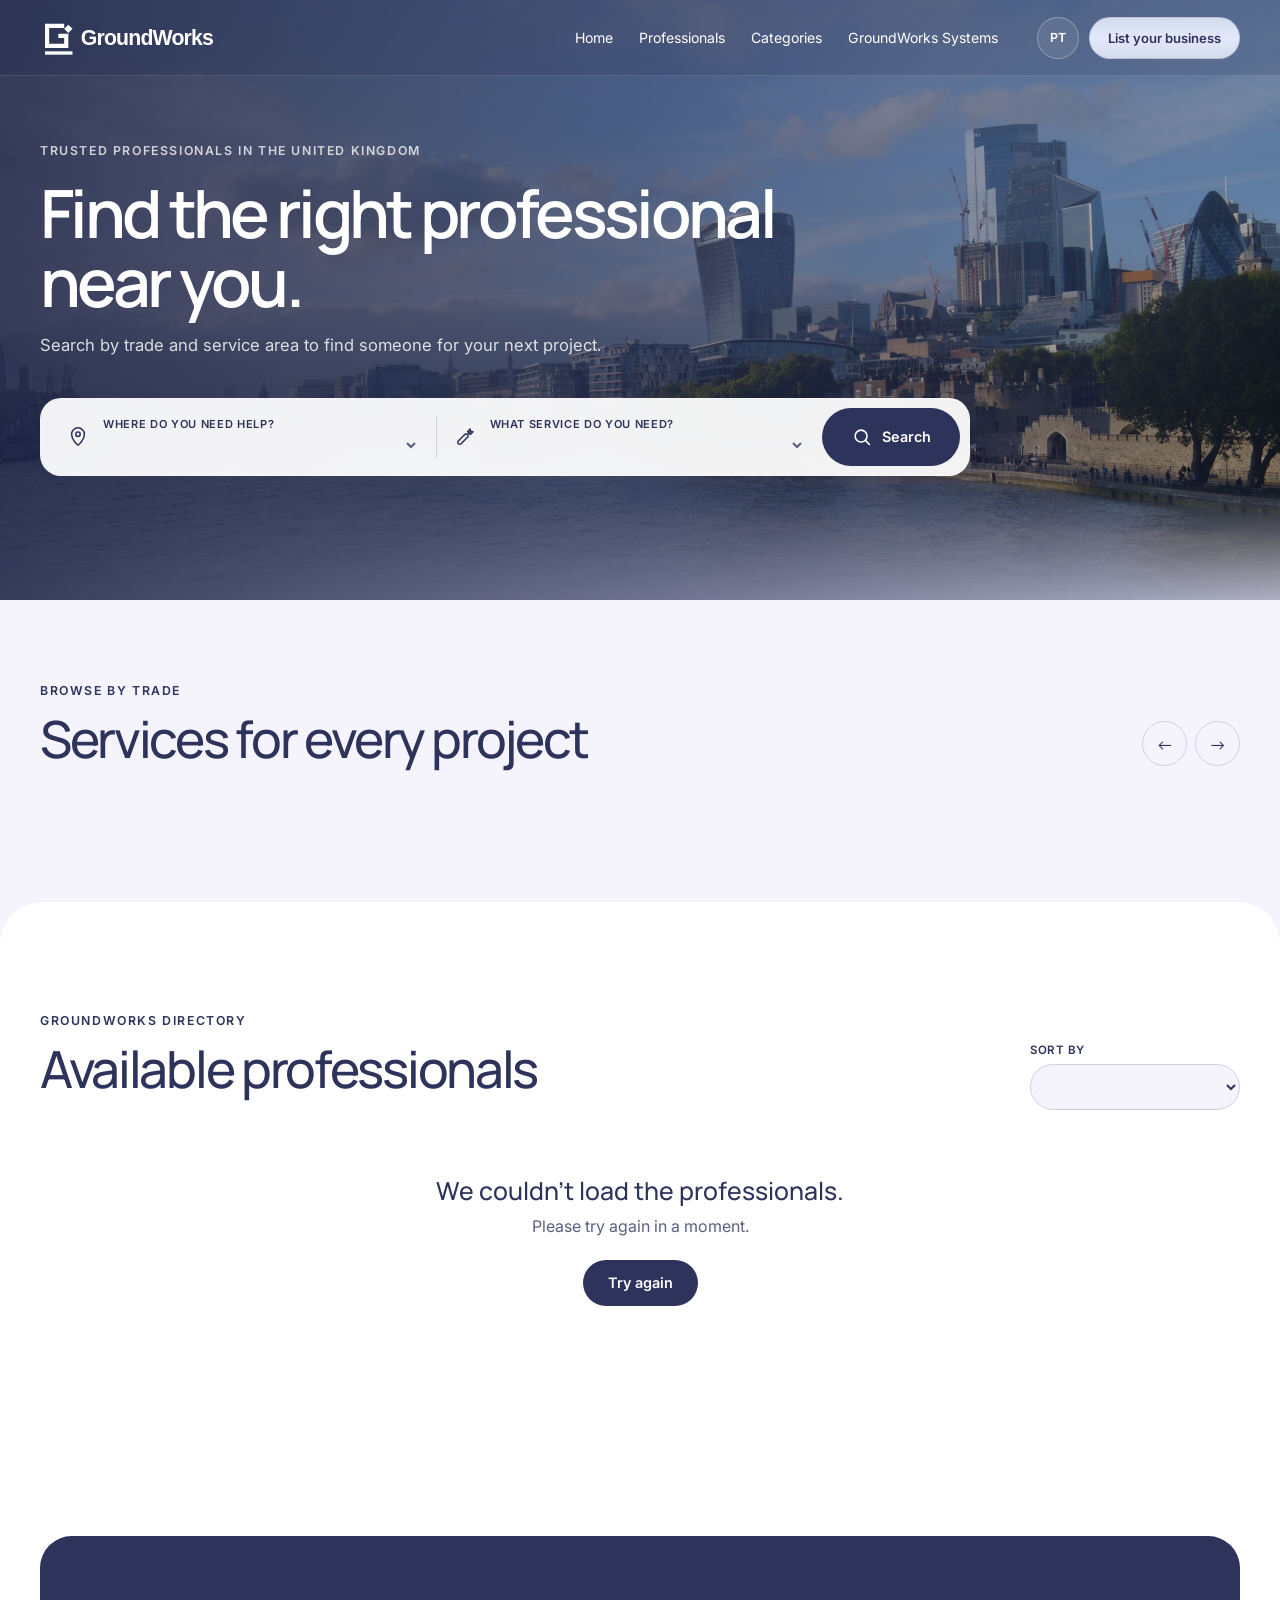
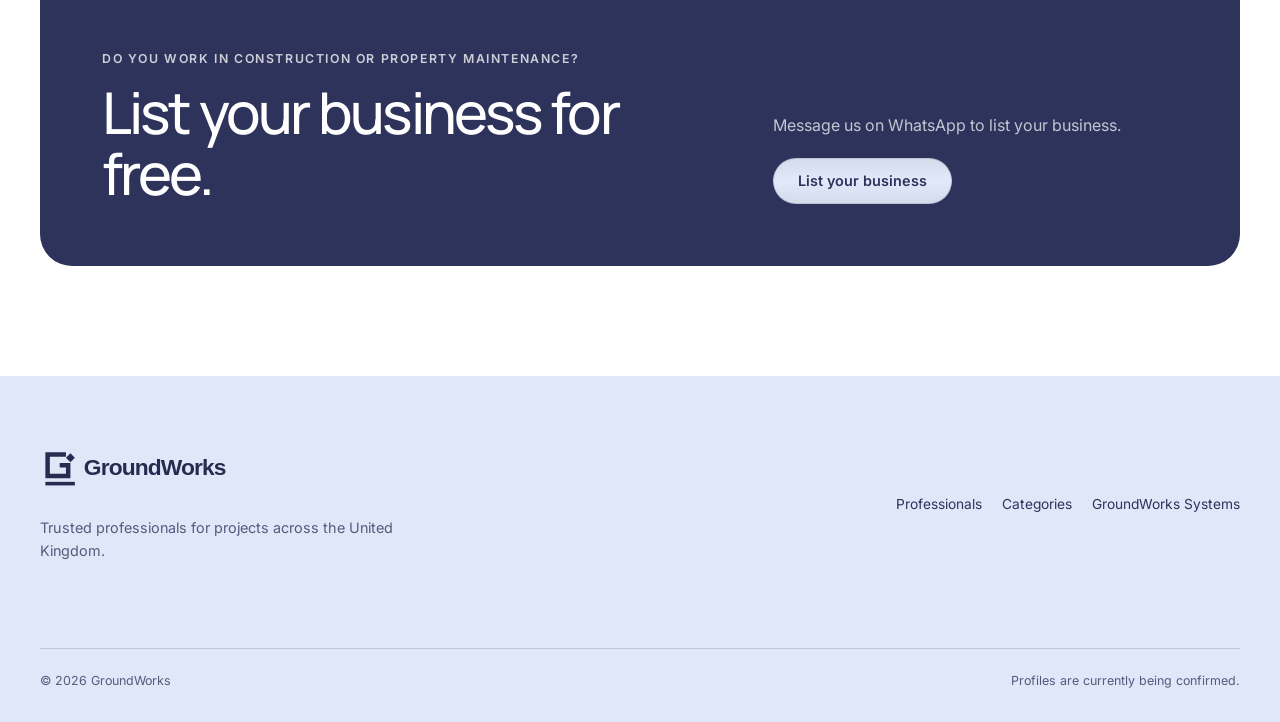
<file: index.html>
<!doctype html>
<html lang="en-GB">
  <head>
    <meta charset="utf-8" />
    <meta name="viewport" content="width=device-width, initial-scale=1" />
    <meta name="description" content="Find trusted professionals for services across the United Kingdom." />
    <meta name="theme-color" content="#2e335b" />
    <title>GroundWorks Directory</title>
    <link rel="preconnect" href="https://fonts.googleapis.com" />
    <link rel="preconnect" href="https://fonts.gstatic.com" crossorigin />
    <link href="https://fonts.googleapis.com/css2?family=Inter:wght@400;500;600&family=Manrope:wght@400;500;600;700&display=swap" rel="stylesheet" />
    <link rel="icon" type="image/svg+xml" href="assets/images/groundworks-favicon.svg" />
    <link rel="stylesheet" href="directory.css?v=groundworks-11" />
  </head>
  <body data-page="directory">
    <header class="site-header" data-header>
      <div class="container nav-shell">
        <a class="brand" href="./" aria-label="GroundWorks Directory">
          <img class="brand-logo-image" src="assets/images/groundworks-logo-white-v7.svg" alt="" width="246" height="48" />
        </a>

        <button class="nav-toggle" type="button" aria-label="Open menu" aria-expanded="false" data-nav-toggle>
          <span></span><span></span>
        </button>

        <nav class="main-nav" aria-label="Main navigation" data-nav>
          <a href="#inicio" data-i18n="nav.home">Home</a>
          <a href="#profissionais" data-i18n="nav.professionals">Professionals</a>
          <a href="#categorias" data-i18n="nav.categories">Categories</a>
          <a href="systems/" data-i18n="nav.systems">GroundWorks Systems</a>
          <a class="mobile-register-link" href="https://wa.me/447404400524?text=Hello%21%20I%27d%20like%20to%20list%20my%20business%20in%20the%20GroundWorks%20Directory." target="_blank" rel="noopener noreferrer" data-i18n="nav.register" data-whatsapp="register">List your business</a>
        </nav>

        <div class="nav-actions">
          <button class="language-button" type="button" data-language aria-label="Switch language to Portuguese">PT</button>
          <a class="button button-light nav-register" href="https://wa.me/447404400524?text=Hello%21%20I%27d%20like%20to%20list%20my%20business%20in%20the%20GroundWorks%20Directory." target="_blank" rel="noopener noreferrer" data-i18n="nav.register" data-whatsapp="register">List your business</a>
        </div>
      </div>
    </header>

    <main>
      <section class="directory-hero" id="inicio">
        <div class="hero-overlay" aria-hidden="true"></div>
        <div class="container hero-content">
          <div class="hero-heading">
            <span class="eyebrow eyebrow-on-dark" data-i18n="hero.eyebrow">Trusted professionals in the United Kingdom</span>
            <h1 data-i18n="hero.title">Find the right professional near you.</h1>
            <p data-i18n="hero.description">Search by trade and service area to find someone for your next project.</p>
          </div>

          <form class="search-panel" data-search-form>
            <label class="search-field">
              <span class="field-icon" aria-hidden="true">
                <svg viewBox="0 0 24 24"><path d="M12 21s7-5.3 7-12A7 7 0 0 0 5 9c0 6.7 7 12 7 12Z"/><circle cx="12" cy="9" r="2.4"/></svg>
              </span>
              <span class="field-copy">
                <span data-i18n="search.locationLabel">Where do you need help?</span>
                <select data-location aria-label="Service location"></select>
              </span>
            </label>

            <span class="search-divider" aria-hidden="true"></span>

            <label class="search-field">
              <span class="field-icon" aria-hidden="true">
                <svg viewBox="0 0 24 24"><path d="m14.7 6.3 3-3a4.2 4.2 0 0 1-5.4 5.4l-7.6 7.6a2.1 2.1 0 0 0 3 3l7.6-7.6a4.2 4.2 0 0 1 5.4-5.4l-3 3"/></svg>
              </span>
              <span class="field-copy">
                <span data-i18n="search.tradeLabel">What service do you need?</span>
                <select data-trade aria-label="Type of professional"></select>
              </span>
            </label>

            <button class="button button-dark search-button" type="submit">
              <svg aria-hidden="true" viewBox="0 0 24 24"><circle cx="11" cy="11" r="6.5"/><path d="m16 16 4 4"/></svg>
              <span data-i18n="search.button">Search</span>
            </button>
          </form>
        </div>
      </section>

      <section class="category-rail" id="categorias" aria-labelledby="category-title">
        <div class="container">
          <div class="rail-heading">
            <div>
              <span class="eyebrow" data-i18n="categories.eyebrow">Browse by trade</span>
              <h2 id="category-title" data-i18n="categories.title">Services for every project</h2>
            </div>
            <div class="rail-controls" aria-label="Category controls">
              <button type="button" data-rail-prev aria-label="Previous categories">←</button>
              <button type="button" data-rail-next aria-label="Next categories">→</button>
            </div>
          </div>
          <div class="category-track" data-category-track tabindex="0"></div>
        </div>
      </section>

      <section class="listings-section" id="profissionais" aria-labelledby="listings-title">
        <div class="container">
          <div class="listings-toolbar">
            <div>
              <span class="eyebrow" data-i18n="listings.eyebrow">GroundWorks Directory</span>
              <h2 id="listings-title" data-i18n="listings.title">Available professionals</h2>
              <p class="result-summary" data-result-summary aria-live="polite"></p>
            </div>

            <label class="sort-control">
              <span data-i18n="sort.label">Sort by</span>
              <select data-sort aria-label="Sort results"></select>
            </label>
          </div>

          <div class="active-filter" data-active-filter hidden>
            <span data-active-filter-label></span>
            <button type="button" data-clear-filter data-i18n="filters.clear">Clear filter</button>
          </div>

          <div class="trader-grid" data-trader-grid></div>

          <p class="directory-loading" data-directory-loading data-i18n="listings.loading" role="status">Loading professionals…</p>

          <div class="empty-state" data-load-error hidden>
            <h3 data-i18n="error.title">We couldn't load the professionals.</h3>
            <p data-i18n="error.text">Please try again in a moment.</p>
            <button class="button button-dark" type="button" data-retry data-i18n="error.retry">Try again</button>
          </div>

          <div class="empty-state" data-empty hidden>
            <span class="empty-icon" aria-hidden="true">
              <svg viewBox="0 0 24 24"><circle cx="11" cy="11" r="6.5"/><path d="m16 16 4 4"/></svg>
            </span>
            <h3 data-i18n="empty.title">No professionals found</h3>
            <p data-i18n="empty.text">Try another location or trade.</p>
            <button class="button button-dark" type="button" data-reset data-i18n="empty.button">View everyone</button>
          </div>

          <div class="load-more-wrap">
            <button class="button button-outline" type="button" data-load-more data-i18n="listings.loadMore">Show more professionals</button>
          </div>
        </div>
      </section>

      <section class="join-section">
        <div class="container join-card">
          <div>
            <span class="eyebrow eyebrow-on-dark" data-i18n="join.eyebrow">Do you work in construction or property maintenance?</span>
            <h2 data-i18n="join.title">List your business for free.</h2>
          </div>
          <div class="join-action">
            <p data-i18n="join.text">Message us on WhatsApp to list your business.</p>
            <a class="button button-light" href="https://wa.me/447404400524?text=Hello%21%20I%27d%20like%20to%20list%20my%20business%20in%20the%20GroundWorks%20Directory." target="_blank" rel="noopener noreferrer" data-i18n="nav.register" data-whatsapp="register">List your business</a>
          </div>
        </div>
      </section>
    </main>

    <footer class="site-footer">
      <div class="container footer-grid">
        <div class="footer-brand">
          <a class="brand brand-dark" href="./">
            <img class="brand-logo-image" src="assets/images/groundworks-logo-white-v7.svg" alt="GroundWorks" width="246" height="48" />
          </a>
          <p data-i18n="footer.description">Trusted professionals for projects across the United Kingdom.</p>
        </div>
        <div class="footer-links">
          <a href="#profissionais" data-i18n="nav.professionals">Professionals</a>
          <a href="#categorias" data-i18n="nav.categories">Categories</a>
          <a href="systems/" data-i18n="nav.systems">GroundWorks Systems</a>
        </div>
        <div class="footer-meta">
          <span>© <span data-current-year></span> GroundWorks</span>
          <span data-i18n="footer.note">Profiles are currently being confirmed.</span>
        </div>
      </div>
    </footer>

    <div class="toast" role="status" aria-live="polite" data-toast></div>

    <script src="data/config.js"></script>
    <script src="directory.js?v=groundworks-14"></script>
  </body>
</html>
</file>
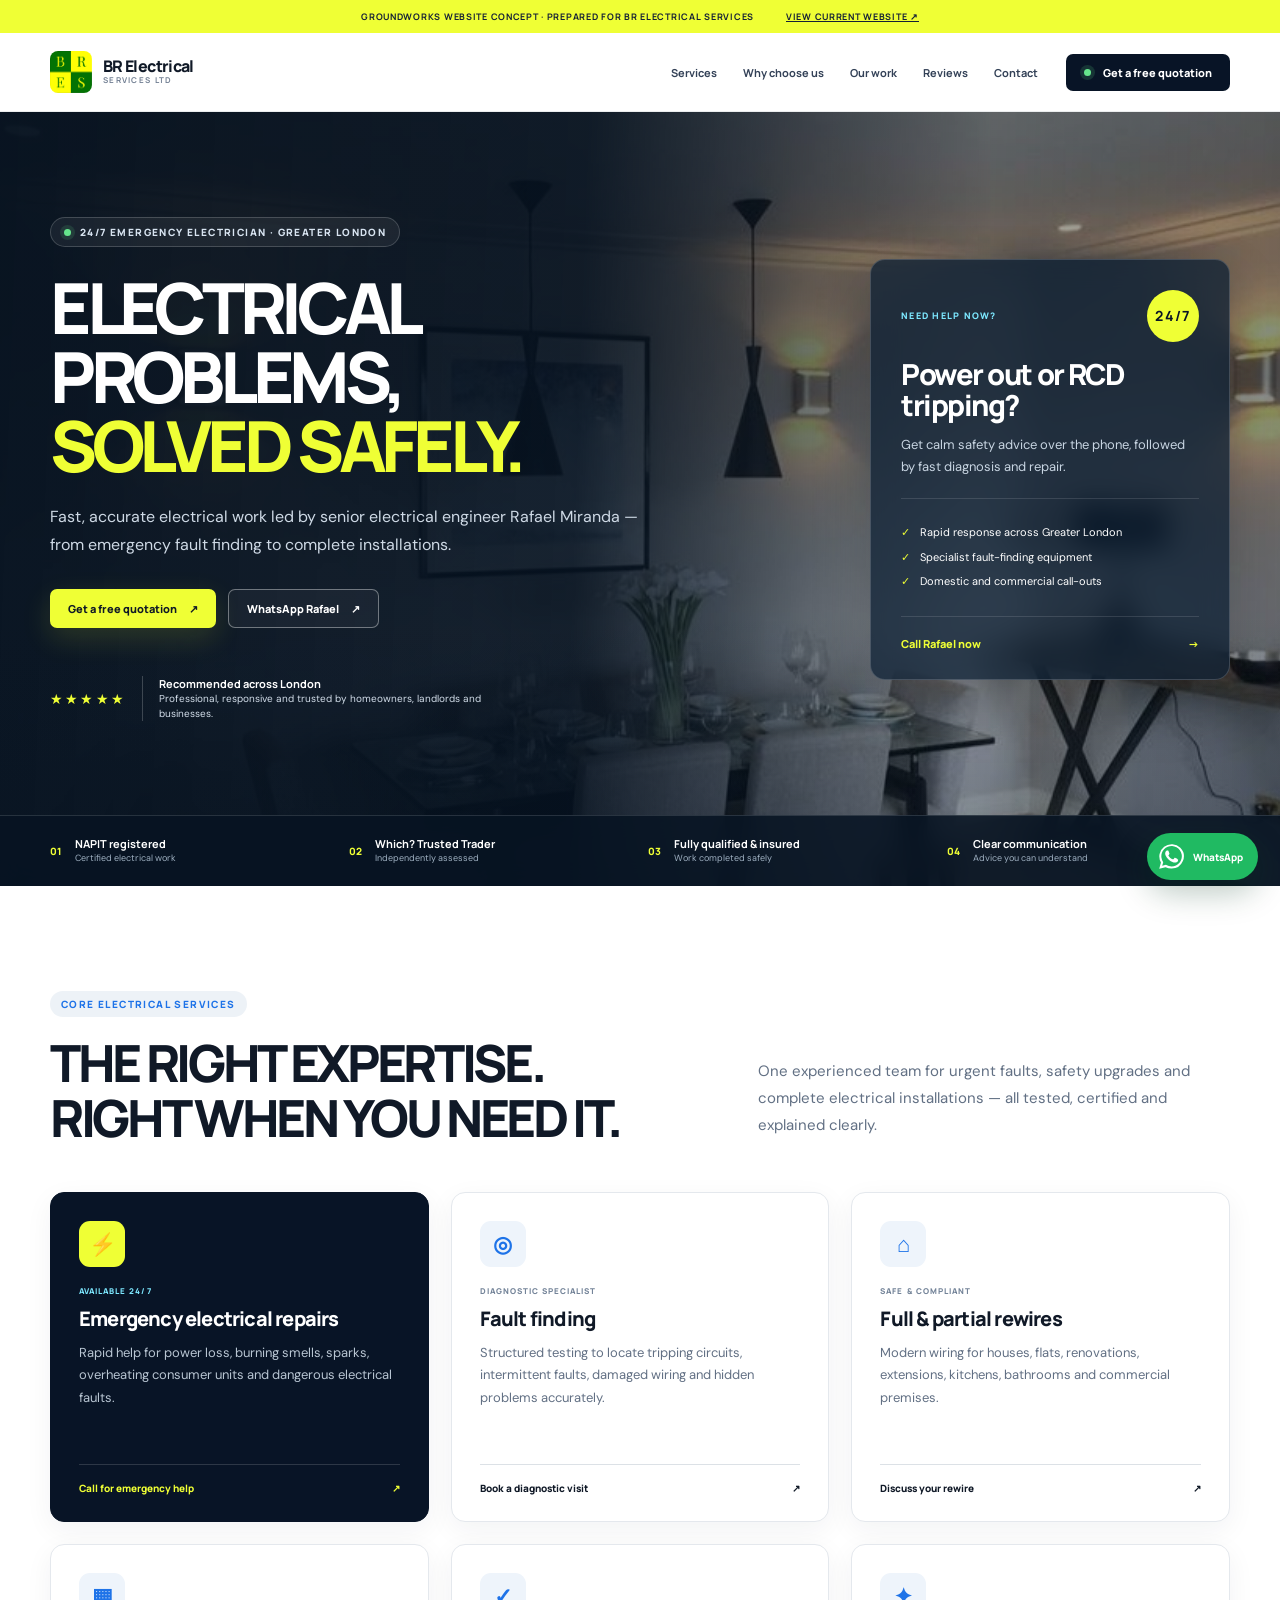
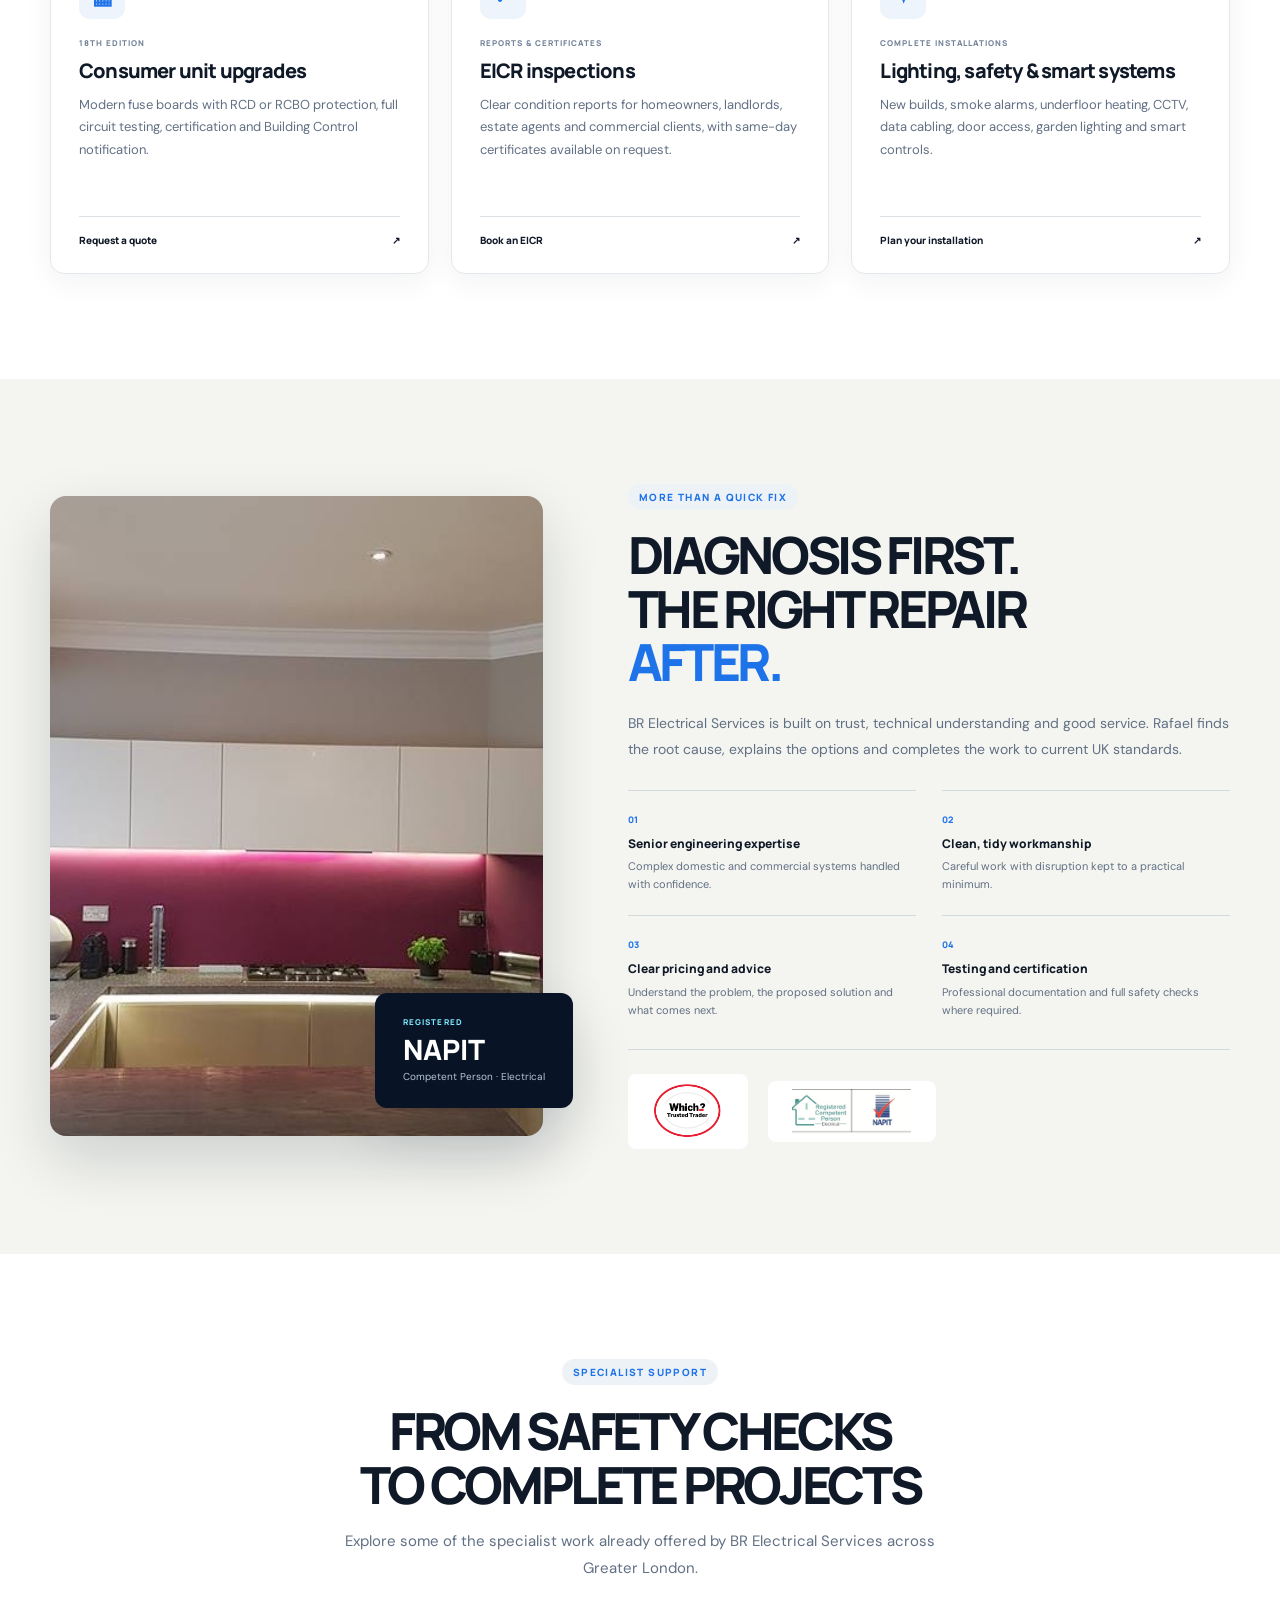
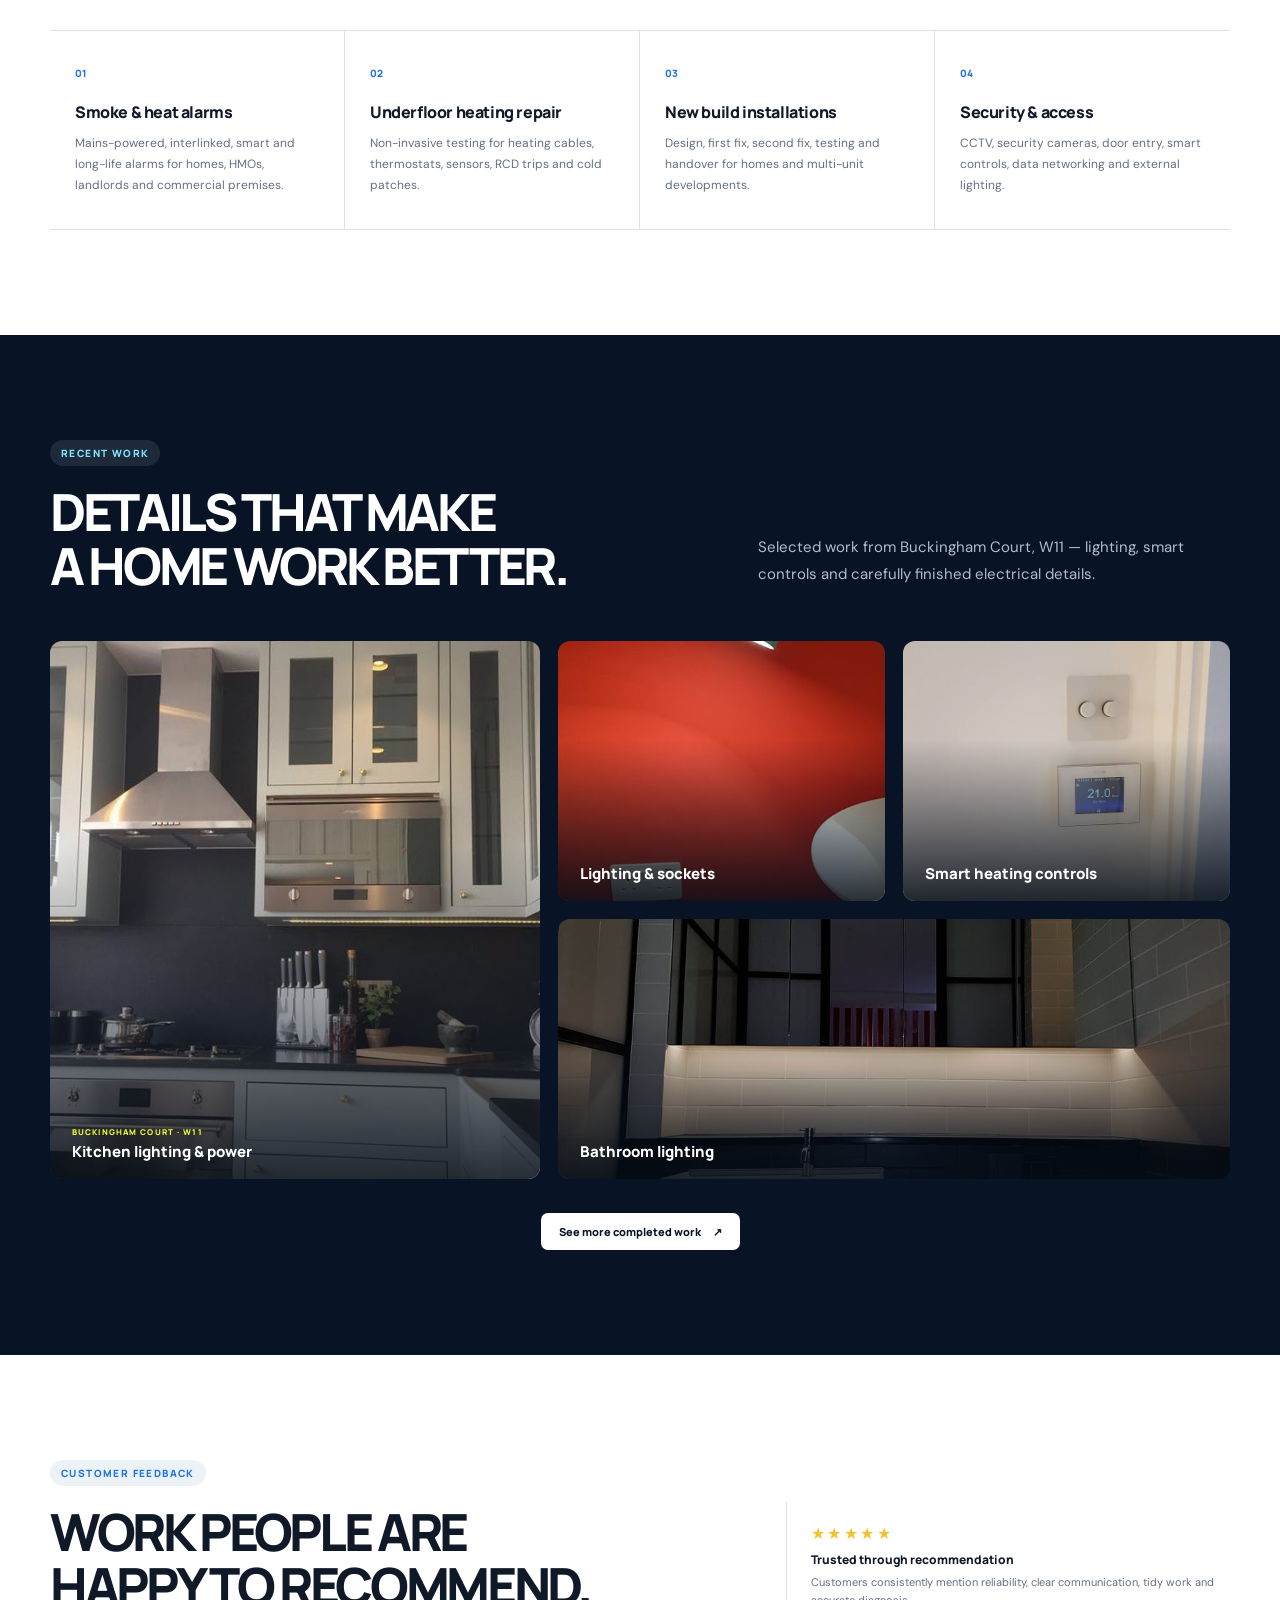
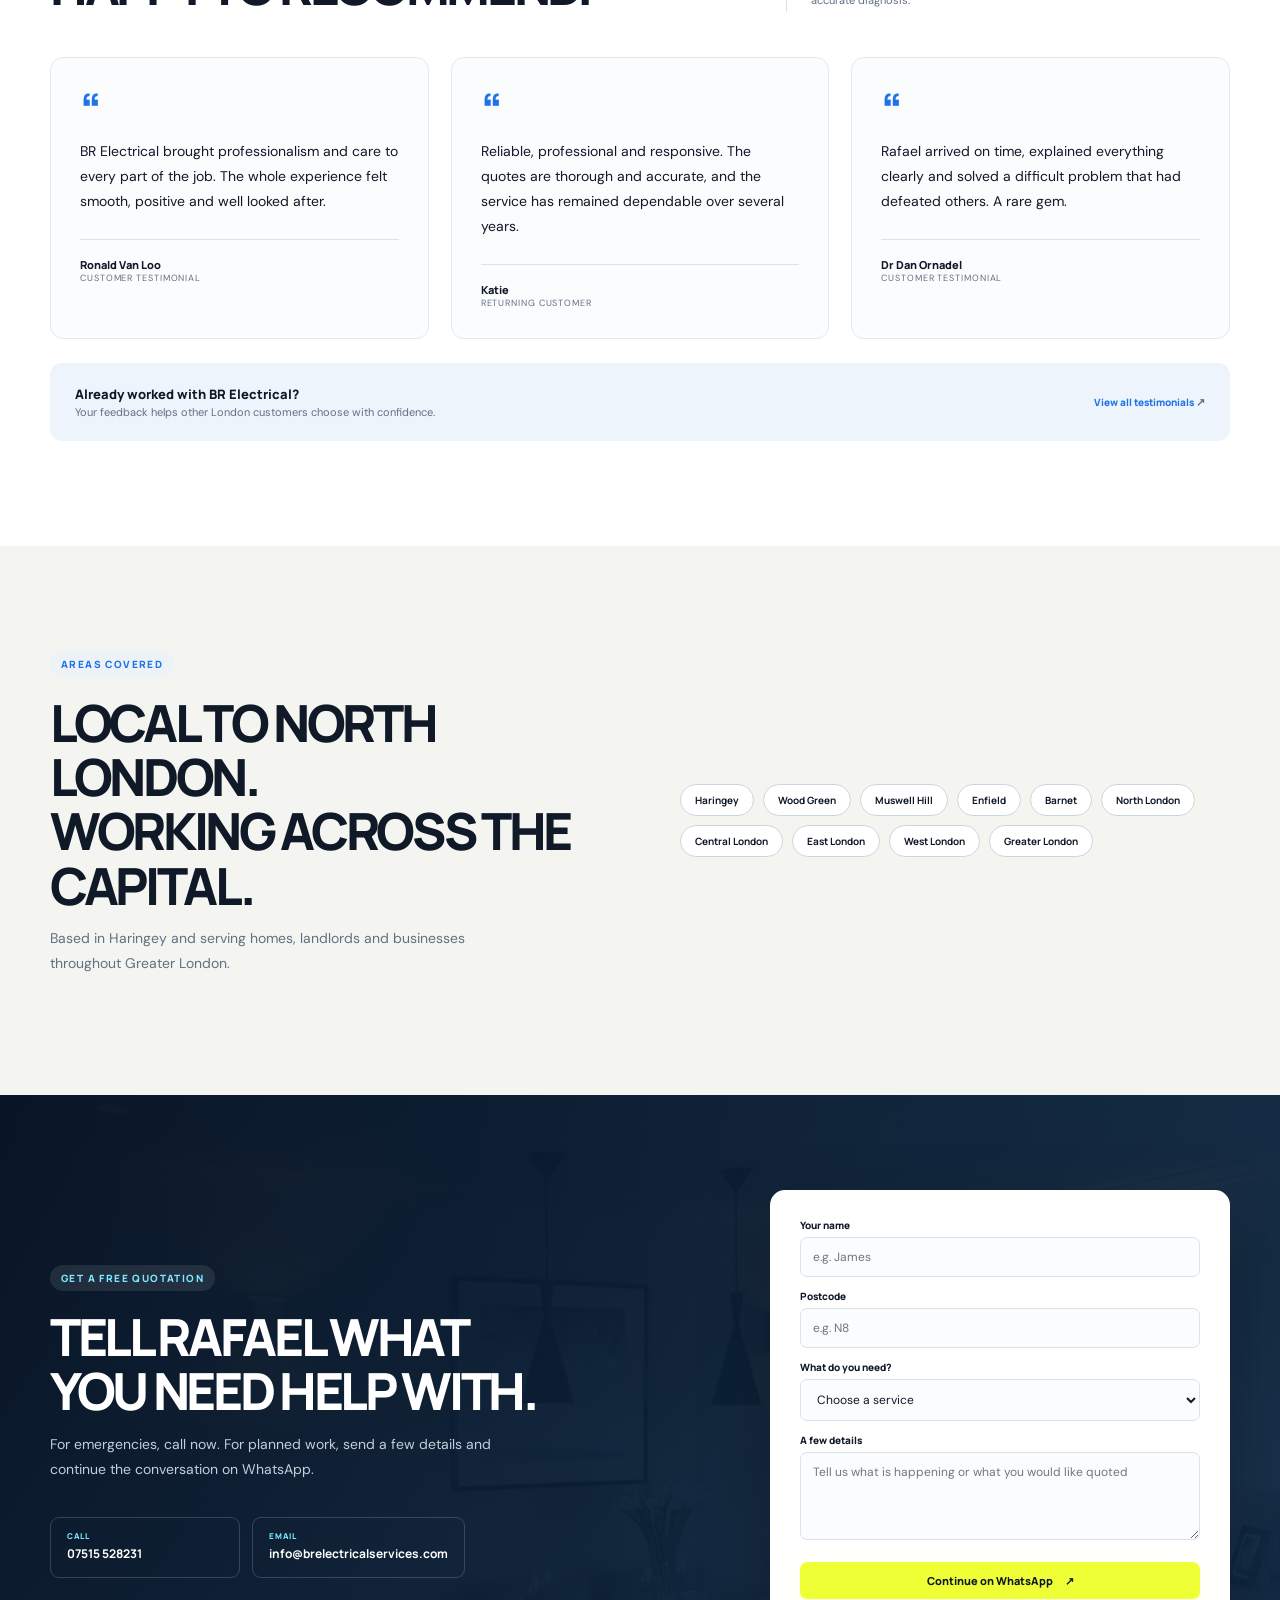
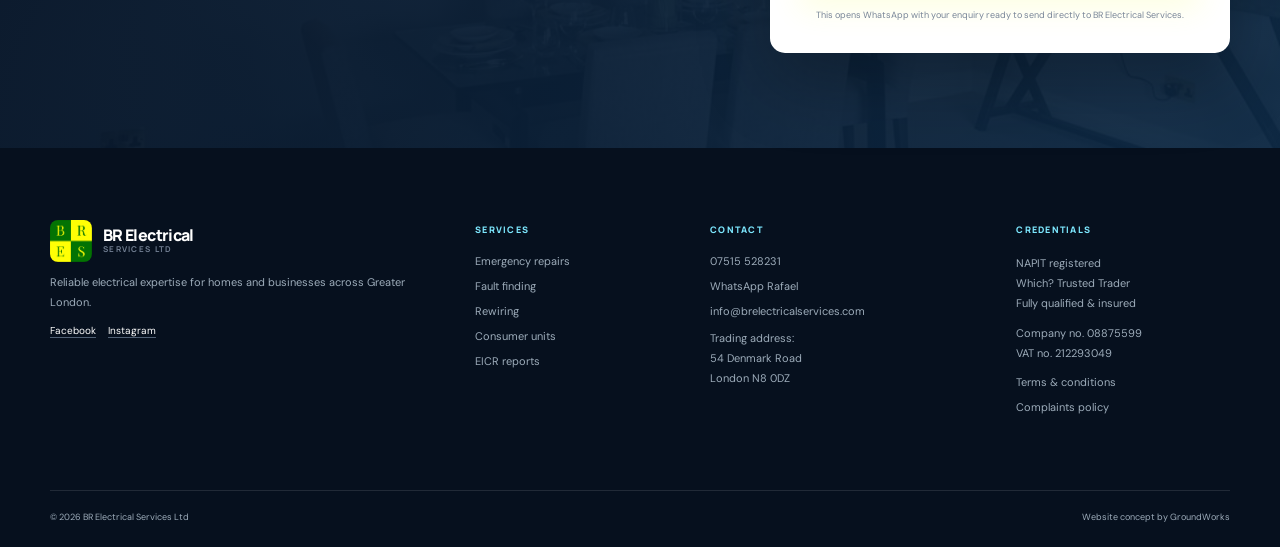
<file: demo-brelectrical/index.html>
<!doctype html>
<html lang="en-GB">
  <head>
    <meta charset="utf-8" />
    <meta name="viewport" content="width=device-width, initial-scale=1" />
    <meta name="description" content="BR Electrical Services provides 24/7 emergency electrical repairs, fault finding, rewiring, consumer unit upgrades and certified electrical work across Greater London." />
    <meta name="theme-color" content="#081426" />
    <title>BR Electrical Services | Electrician in Greater London</title>
    <link rel="preconnect" href="https://fonts.googleapis.com" />
    <link rel="preconnect" href="https://fonts.gstatic.com" crossorigin />
    <link href="https://fonts.googleapis.com/css2?family=DM+Sans:wght@400;500;600;700&family=Manrope:wght@500;600;700;800&display=swap" rel="stylesheet" />
    <link rel="icon" href="assets/favicon.svg" type="image/svg+xml" />
    <link rel="stylesheet" href="styles.css" />
    <script src="script.js" defer></script>
  </head>
  <body>
    <a class="skip-link" href="#main">Skip to content</a>
    <div class="concept-bar">
      <span>GroundWorks website concept · Prepared for BR Electrical Services</span>
      <a href="https://www.brelectricalservices.com/home" target="_blank" rel="noreferrer">View current website <span aria-hidden="true">↗</span></a>
    </div>

    <header class="site-header" data-header>
      <div class="container header-inner">
        <a class="brand" href="#home" aria-label="BR Electrical Services, home">
          <img src="assets/brand.png" alt="" width="48" height="48" />
          <span><strong>BR Electrical</strong><small>Services Ltd</small></span>
        </a>
        <button class="menu-toggle" type="button" aria-expanded="false" aria-controls="main-nav" aria-label="Open menu"><span></span><span></span><span></span></button>
        <nav class="main-nav" id="main-nav" aria-label="Main navigation">
          <a href="#services">Services</a>
          <a href="#why-us">Why choose us</a>
          <a href="#work">Our work</a>
          <a href="#reviews">Reviews</a>
          <a href="#contact">Contact</a>
        </nav>
        <a class="button button-header" href="#contact"><span class="pulse"></span> Get a free quotation</a>
      </div>
    </header>

    <main id="main">
      <section class="hero" id="home" aria-labelledby="hero-title">
        <div class="hero-grid container">
          <div class="hero-copy">
            <div class="eyebrow"><span class="live-dot"></span> 24/7 emergency electrician · Greater London</div>
            <h1 id="hero-title">ELECTRICAL PROBLEMS,<br /><em>SOLVED SAFELY.</em></h1>
            <p>Fast, accurate electrical work led by senior electrical engineer Rafael Miranda — from emergency fault finding to complete installations.</p>
            <div class="hero-actions">
              <a class="button button-primary" href="#contact">Get a free quotation <span aria-hidden="true">↗</span></a>
              <a class="button button-ghost" href="https://wa.me/447515528231?text=Hi%20Rafael%2C%20I%20need%20help%20with%20an%20electrical%20job." target="_blank" rel="noreferrer">WhatsApp Rafael <span aria-hidden="true">↗</span></a>
            </div>
            <div class="hero-proof">
              <div class="proof-stars" aria-label="Five star customer feedback">★★★★★</div>
              <div><strong>Recommended across London</strong><span>Professional, responsive and trusted by homeowners, landlords and businesses.</span></div>
            </div>
          </div>
          <aside class="emergency-card" aria-label="Emergency help">
            <div class="emergency-top"><span>Need help now?</span><b>24/7</b></div>
            <h2>Power out or RCD tripping?</h2>
            <p>Get calm safety advice over the phone, followed by fast diagnosis and repair.</p>
            <ul>
              <li>Rapid response across Greater London</li>
              <li>Specialist fault-finding equipment</li>
              <li>Domestic and commercial call-outs</li>
            </ul>
            <a href="tel:+447515528231">Call Rafael now <span aria-hidden="true">→</span></a>
          </aside>
        </div>
        <div class="trust-strip">
          <div class="container trust-grid">
            <div><b>01</b><span><strong>NAPIT registered</strong>Certified electrical work</span></div>
            <div><b>02</b><span><strong>Which? Trusted Trader</strong>Independently assessed</span></div>
            <div><b>03</b><span><strong>Fully qualified & insured</strong>Work completed safely</span></div>
            <div><b>04</b><span><strong>Clear communication</strong>Advice you can understand</span></div>
          </div>
        </div>
      </section>

      <section class="section services" id="services" aria-labelledby="services-title">
        <div class="container">
          <div class="section-intro split-intro">
            <div><span class="section-kicker">CORE ELECTRICAL SERVICES</span><h2 id="services-title">THE RIGHT EXPERTISE.<br />RIGHT WHEN YOU NEED IT.</h2></div>
            <p>One experienced team for urgent faults, safety upgrades and complete electrical installations — all tested, certified and explained clearly.</p>
          </div>
          <div class="service-grid">
            <article class="service-card featured"><div class="service-icon">⚡</div><span class="service-label">AVAILABLE 24/7</span><h3>Emergency electrical repairs</h3><p>Rapid help for power loss, burning smells, sparks, overheating consumer units and dangerous electrical faults.</p><a href="tel:+447515528231">Call for emergency help <span>↗</span></a></article>
            <article class="service-card"><div class="service-icon">◎</div><span class="service-label">DIAGNOSTIC SPECIALIST</span><h3>Fault finding</h3><p>Structured testing to locate tripping circuits, intermittent faults, damaged wiring and hidden problems accurately.</p><a href="#contact" data-service="Fault finding">Book a diagnostic visit <span>↗</span></a></article>
            <article class="service-card"><div class="service-icon">⌂</div><span class="service-label">SAFE & COMPLIANT</span><h3>Full & partial rewires</h3><p>Modern wiring for houses, flats, renovations, extensions, kitchens, bathrooms and commercial premises.</p><a href="#contact" data-service="Full or partial rewire">Discuss your rewire <span>↗</span></a></article>
            <article class="service-card"><div class="service-icon">▦</div><span class="service-label">18TH EDITION</span><h3>Consumer unit upgrades</h3><p>Modern fuse boards with RCD or RCBO protection, full circuit testing, certification and Building Control notification.</p><a href="#contact" data-service="Consumer unit upgrade">Request a quote <span>↗</span></a></article>
            <article class="service-card"><div class="service-icon">✓</div><span class="service-label">REPORTS & CERTIFICATES</span><h3>EICR inspections</h3><p>Clear condition reports for homeowners, landlords, estate agents and commercial clients, with same-day certificates available on request.</p><a href="#contact" data-service="EICR inspection">Book an EICR <span>↗</span></a></article>
            <article class="service-card"><div class="service-icon">✦</div><span class="service-label">COMPLETE INSTALLATIONS</span><h3>Lighting, safety & smart systems</h3><p>New builds, smoke alarms, underfloor heating, CCTV, data cabling, door access, garden lighting and smart controls.</p><a href="#contact" data-service="Electrical installation">Plan your installation <span>↗</span></a></article>
          </div>
        </div>
      </section>

      <section class="section expertise" id="why-us" aria-labelledby="expertise-title">
        <div class="container expertise-grid">
          <div class="expertise-visual">
            <img src="assets/home-2.jpg" alt="Completed lighting installation in a modern kitchen" loading="lazy" />
            <div class="credential-card"><span>REGISTERED</span><strong>NAPIT</strong><small>Competent Person · Electrical</small></div>
          </div>
          <div class="expertise-copy">
            <span class="section-kicker">MORE THAN A QUICK FIX</span>
            <h2 id="expertise-title">DIAGNOSIS FIRST.<br />THE RIGHT REPAIR<br /><em>AFTER.</em></h2>
            <p>BR Electrical Services is built on trust, technical understanding and good service. Rafael finds the root cause, explains the options and completes the work to current UK standards.</p>
            <div class="feature-list">
              <div><span>01</span><strong>Senior engineering expertise</strong><p>Complex domestic and commercial systems handled with confidence.</p></div>
              <div><span>02</span><strong>Clean, tidy workmanship</strong><p>Careful work with disruption kept to a practical minimum.</p></div>
              <div><span>03</span><strong>Clear pricing and advice</strong><p>Understand the problem, the proposed solution and what comes next.</p></div>
              <div><span>04</span><strong>Testing and certification</strong><p>Professional documentation and full safety checks where required.</p></div>
            </div>
            <div class="credentials-row"><img src="assets/badge-1.png" alt="Which? Trusted Trader" /><img src="assets/home-5.jpg" alt="NAPIT registered competent person electrical" /></div>
          </div>
        </div>
      </section>

      <section class="section detail-services" aria-labelledby="detail-title">
        <div class="container">
          <div class="section-intro centered"><span class="section-kicker">SPECIALIST SUPPORT</span><h2 id="detail-title">FROM SAFETY CHECKS<br />TO COMPLETE PROJECTS</h2><p>Explore some of the specialist work already offered by BR Electrical Services across Greater London.</p></div>
          <div class="detail-grid">
            <article><span class="detail-number">01</span><h3>Smoke & heat alarms</h3><p>Mains-powered, interlinked, smart and long-life alarms for homes, HMOs, landlords and commercial premises.</p></article>
            <article><span class="detail-number">02</span><h3>Underfloor heating repair</h3><p>Non-invasive testing for heating cables, thermostats, sensors, RCD trips and cold patches.</p></article>
            <article><span class="detail-number">03</span><h3>New build installations</h3><p>Design, first fix, second fix, testing and handover for homes and multi-unit developments.</p></article>
            <article><span class="detail-number">04</span><h3>Security & access</h3><p>CCTV, security cameras, door entry, smart controls, data networking and external lighting.</p></article>
          </div>
        </div>
      </section>

      <section class="section work" id="work" aria-labelledby="work-title">
        <div class="container">
          <div class="section-intro split-intro light-intro">
            <div><span class="section-kicker">RECENT WORK</span><h2 id="work-title">DETAILS THAT MAKE<br />A HOME WORK BETTER.</h2></div>
            <p>Selected work from Buckingham Court, W11 — lighting, smart controls and carefully finished electrical details.</p>
          </div>
          <div class="work-grid">
            <figure class="work-main"><img src="assets/home-3.jpg" alt="Kitchen electrical and lighting installation" loading="lazy" /><figcaption><span>BUCKINGHAM COURT · W11</span><strong>Kitchen lighting & power</strong></figcaption></figure>
            <figure><img src="assets/project-1.jpg" alt="Modern reading lamp and electrical socket installation" loading="lazy" /><figcaption><strong>Lighting & sockets</strong></figcaption></figure>
            <figure><img src="assets/project-3.jpg" alt="Smart underfloor heating thermostat and lighting controls" loading="lazy" /><figcaption><strong>Smart heating controls</strong></figcaption></figure>
            <figure><img src="assets/project-5.jpg" alt="Bathroom mirror lighting installation" loading="lazy" /><figcaption><strong>Bathroom lighting</strong></figcaption></figure>
          </div>
          <div class="work-action"><a class="button button-light" href="https://www.facebook.com/brelectricalservices" target="_blank" rel="noreferrer">See more completed work <span>↗</span></a></div>
        </div>
      </section>

      <section class="section reviews" id="reviews" aria-labelledby="reviews-title">
        <div class="container">
          <div class="reviews-heading"><div><span class="section-kicker">CUSTOMER FEEDBACK</span><h2 id="reviews-title">WORK PEOPLE ARE<br />HAPPY TO RECOMMEND.</h2></div><div class="review-summary"><span>★★★★★</span><strong>Trusted through recommendation</strong><p>Customers consistently mention reliability, clear communication, tidy work and accurate diagnosis.</p></div></div>
          <div class="review-grid">
            <blockquote><div class="quote-mark">“</div><p>BR Electrical brought professionalism and care to every part of the job. The whole experience felt smooth, positive and well looked after.</p><footer><strong>Ronald Van Loo</strong><span>Customer testimonial</span></footer></blockquote>
            <blockquote><div class="quote-mark">“</div><p>Reliable, professional and responsive. The quotes are thorough and accurate, and the service has remained dependable over several years.</p><footer><strong>Katie</strong><span>Returning customer</span></footer></blockquote>
            <blockquote><div class="quote-mark">“</div><p>Rafael arrived on time, explained everything clearly and solved a difficult problem that had defeated others. A rare gem.</p><footer><strong>Dr Dan Ornadel</strong><span>Customer testimonial</span></footer></blockquote>
          </div>
          <div class="review-cta"><div><strong>Already worked with BR Electrical?</strong><span>Your feedback helps other London customers choose with confidence.</span></div><a href="https://www.brelectricalservices.com/testimonials" target="_blank" rel="noreferrer">View all testimonials <span>↗</span></a></div>
        </div>
      </section>

      <section class="section coverage" aria-labelledby="coverage-title">
        <div class="container coverage-grid">
          <div><span class="section-kicker">AREAS COVERED</span><h2 id="coverage-title">LOCAL TO NORTH LONDON.<br />WORKING ACROSS THE CAPITAL.</h2><p>Based in Haringey and serving homes, landlords and businesses throughout Greater London.</p></div>
          <div class="area-cloud"><span>Haringey</span><span>Wood Green</span><span>Muswell Hill</span><span>Enfield</span><span>Barnet</span><span>North London</span><span>Central London</span><span>East London</span><span>West London</span><span>Greater London</span></div>
        </div>
      </section>

      <section class="contact" id="contact" aria-labelledby="contact-title">
        <div class="container contact-grid">
          <div class="contact-copy"><span class="section-kicker">GET A FREE QUOTATION</span><h2 id="contact-title">TELL RAFAEL WHAT<br />YOU NEED HELP WITH.</h2><p>For emergencies, call now. For planned work, send a few details and continue the conversation on WhatsApp.</p><div class="contact-options"><a href="tel:+447515528231"><span>CALL</span><strong>07515 528231</strong></a><a href="mailto:info@brelectricalservices.com"><span>EMAIL</span><strong>info@brelectricalservices.com</strong></a></div></div>
          <form class="quote-form" id="quote-form">
            <div class="form-row"><label for="name">Your name</label><input id="name" name="name" autocomplete="name" required placeholder="e.g. James" /></div>
            <div class="form-row"><label for="postcode">Postcode</label><input id="postcode" name="postcode" autocomplete="postal-code" required placeholder="e.g. N8" /></div>
            <div class="form-row"><label for="service">What do you need?</label><select id="service" name="service" required><option value="">Choose a service</option><option>Emergency electrical help</option><option>Fault finding</option><option>Full or partial rewire</option><option>Consumer unit upgrade</option><option>EICR inspection</option><option>Smoke alarm installation</option><option>Underfloor heating repair</option><option>New build installation</option><option>Other electrical work</option></select></div>
            <div class="form-row"><label for="message">A few details</label><textarea id="message" name="message" rows="4" placeholder="Tell us what is happening or what you would like quoted"></textarea></div>
            <button class="button button-primary" type="submit">Continue on WhatsApp <span>↗</span></button>
            <p class="form-note">This opens WhatsApp with your enquiry ready to send directly to BR Electrical Services.</p>
          </form>
        </div>
      </section>
    </main>

    <footer class="footer">
      <div class="container footer-main">
        <div class="footer-brand"><a class="brand" href="#home"><img src="assets/brand.png" alt="" width="48" height="48" /><span><strong>BR Electrical</strong><small>Services Ltd</small></span></a><p>Reliable electrical expertise for homes and businesses across Greater London.</p><div class="social-links"><a href="https://www.facebook.com/brelectricalservices" target="_blank" rel="noreferrer">Facebook</a><a href="https://www.instagram.com/br_electrical/" target="_blank" rel="noreferrer">Instagram</a></div></div>
        <div><h3>Services</h3><a href="#services">Emergency repairs</a><a href="#services">Fault finding</a><a href="#services">Rewiring</a><a href="#services">Consumer units</a><a href="#services">EICR reports</a></div>
        <div><h3>Contact</h3><a href="tel:+447515528231">07515 528231</a><a href="https://wa.me/447515528231" target="_blank" rel="noreferrer">WhatsApp Rafael</a><a href="mailto:info@brelectricalservices.com">info@brelectricalservices.com</a><p>Trading address:<br />54 Denmark Road<br />London N8 0DZ</p></div>
        <div><h3>Credentials</h3><p>NAPIT registered<br />Which? Trusted Trader<br />Fully qualified & insured</p><p>Company no. 08875599<br />VAT no. 212293049</p><a href="https://www.brelectricalservices.com/terms-and-conditions" target="_blank" rel="noopener">Terms &amp; conditions</a><a href="https://www.brelectricalservices.com/complaints-policy-complaints-log-br-electrical-services-ltd" target="_blank" rel="noopener">Complaints policy</a></div>
      </div>
      <div class="container footer-bottom"><span>© <span id="year"></span> BR Electrical Services Ltd</span><span>Website concept by GroundWorks</span></div>
    </footer>

    <a class="whatsapp-float" href="https://wa.me/447515528231?text=Hi%20Rafael%2C%20I%20need%20help%20with%20an%20electrical%20job." target="_blank" rel="noreferrer" aria-label="Chat with Rafael on WhatsApp"><svg viewBox="0 0 32 32" aria-hidden="true"><path d="M27.3 4.7A15.8 15.8 0 0 0 2.5 23.8L.3 31.7l8.1-2.1A15.8 15.8 0 0 0 16 31.5h.1A15.8 15.8 0 0 0 27.3 4.7Zm-11.2 24a13.1 13.1 0 0 1-6.7-1.8l-.5-.3-4.8 1.3 1.3-4.7-.3-.5a13.1 13.1 0 1 1 11 6Zm7.2-9.8c-.4-.2-2.3-1.1-2.7-1.3-.4-.1-.6-.2-.9.2-.3.4-1 1.3-1.3 1.6-.2.3-.5.3-.9.1-2.3-1.1-3.8-2-5.3-4.6-.4-.7.4-.7 1.1-2.2.1-.3.1-.5 0-.7-.1-.2-.9-2.1-1.2-2.9-.3-.8-.7-.7-.9-.7h-.8c-.3 0-.7.1-1.1.5-.4.4-1.4 1.4-1.4 3.4s1.5 4 1.7 4.3c.2.3 2.9 4.4 7 6.1 2.6 1.1 3.6 1.2 4.9 1 1.5-.2 2.3-1 2.7-1.9.3-.9.3-1.7.2-1.9-.1-.2-.4-.3-.8-.5Z" fill="currentColor"/></svg><span>WhatsApp</span></a>
  </body>
</html>
</file>
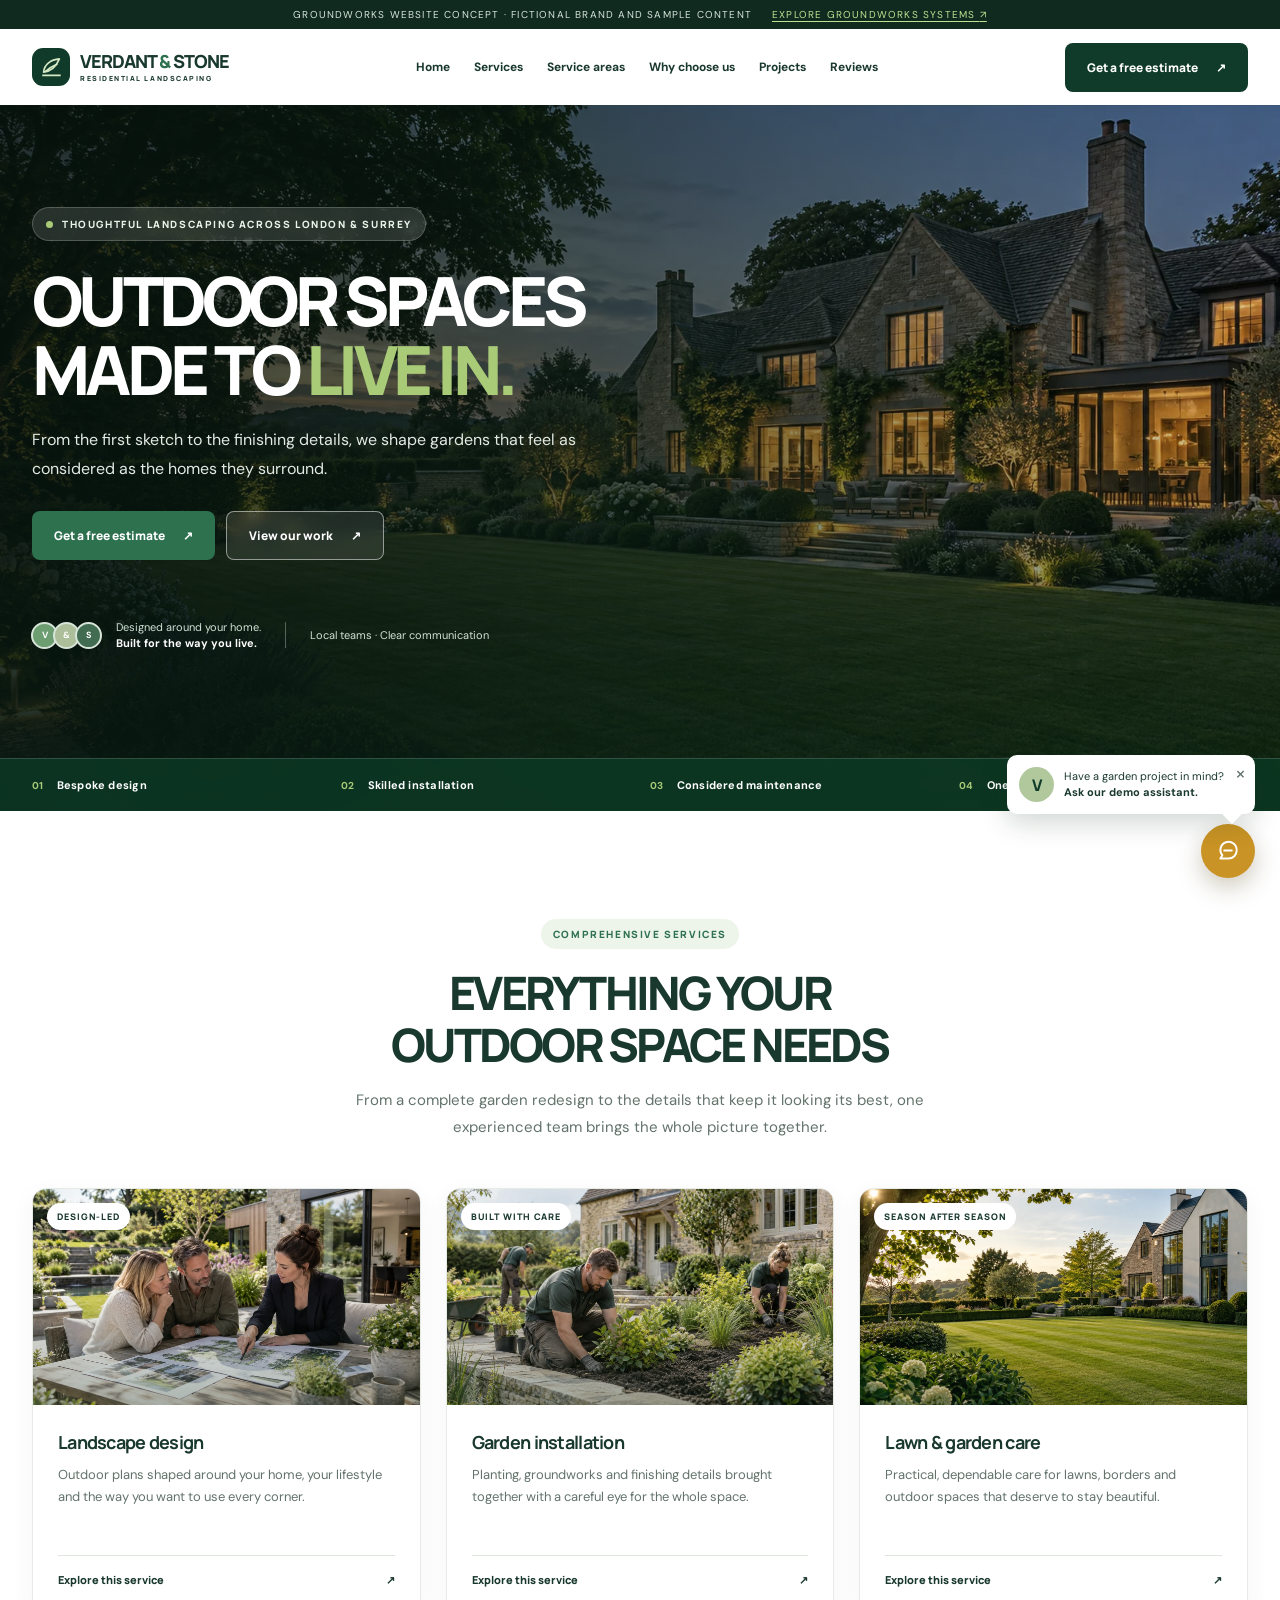
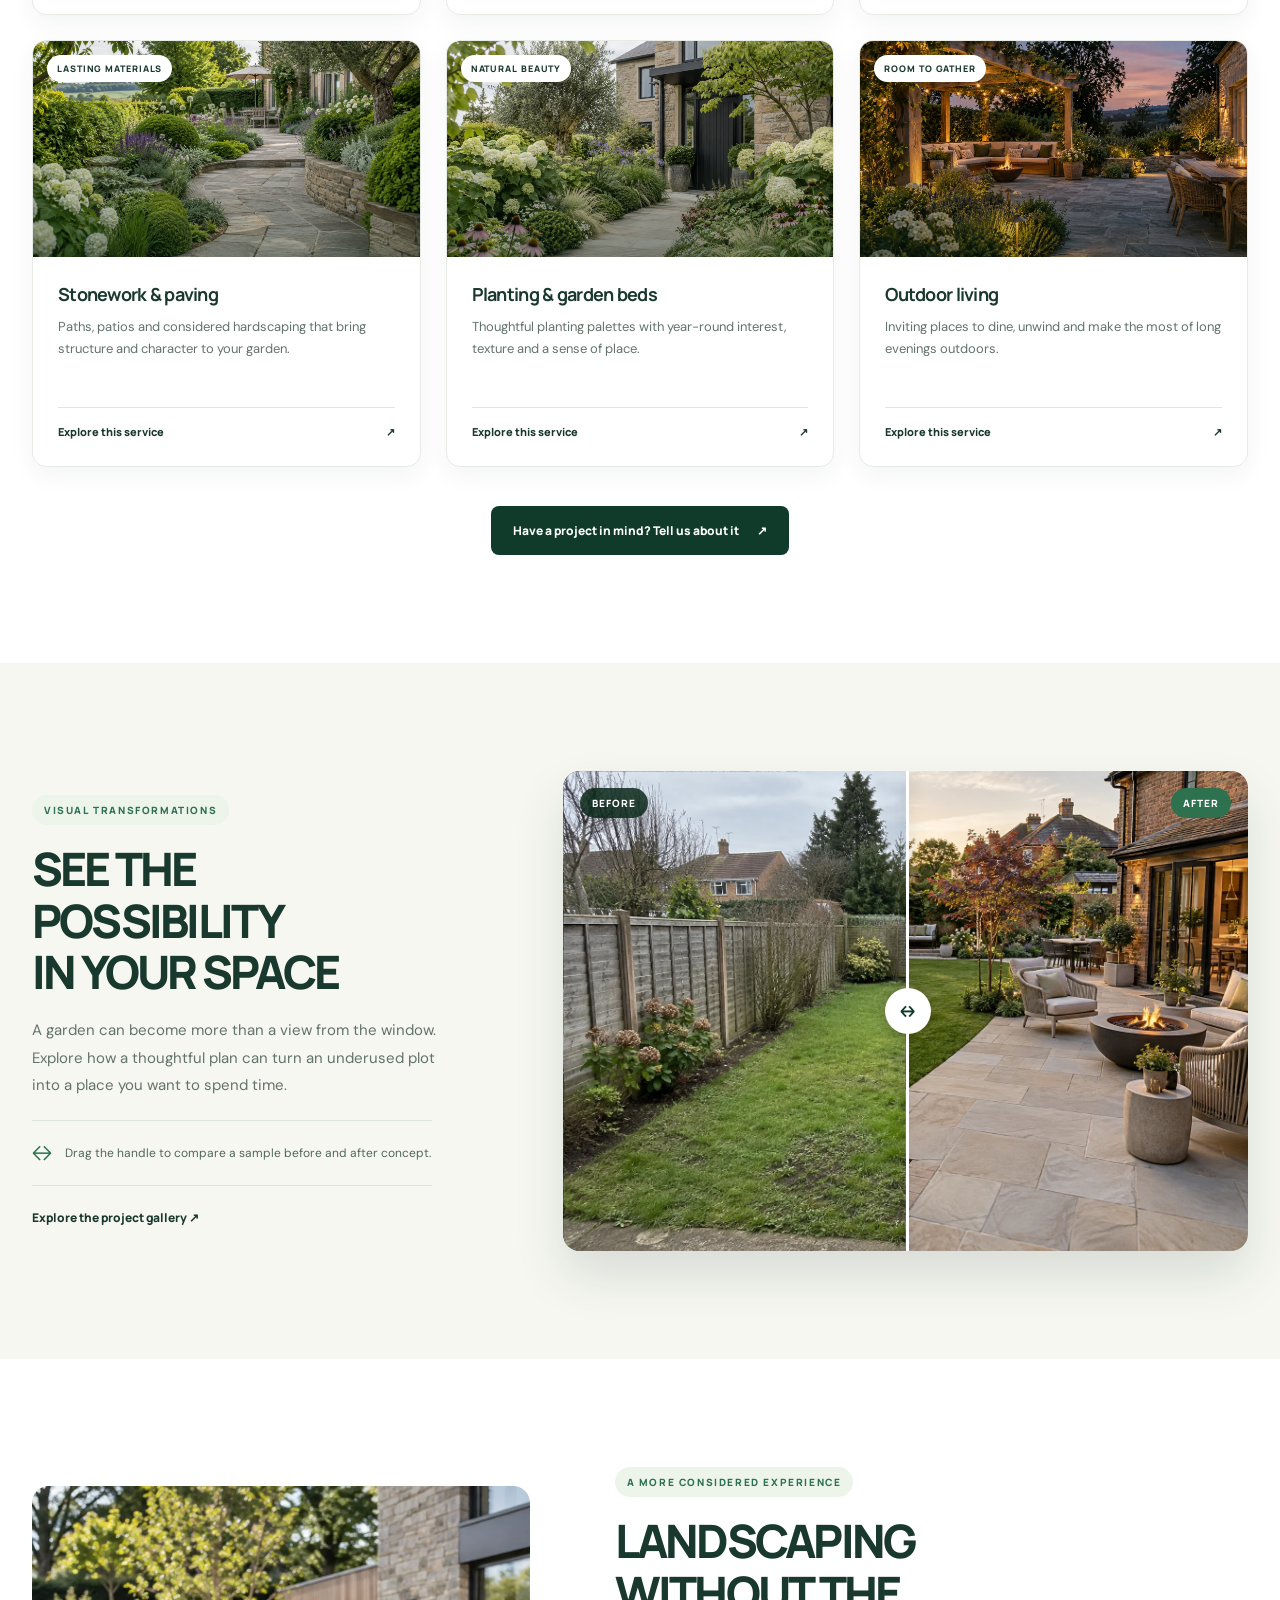
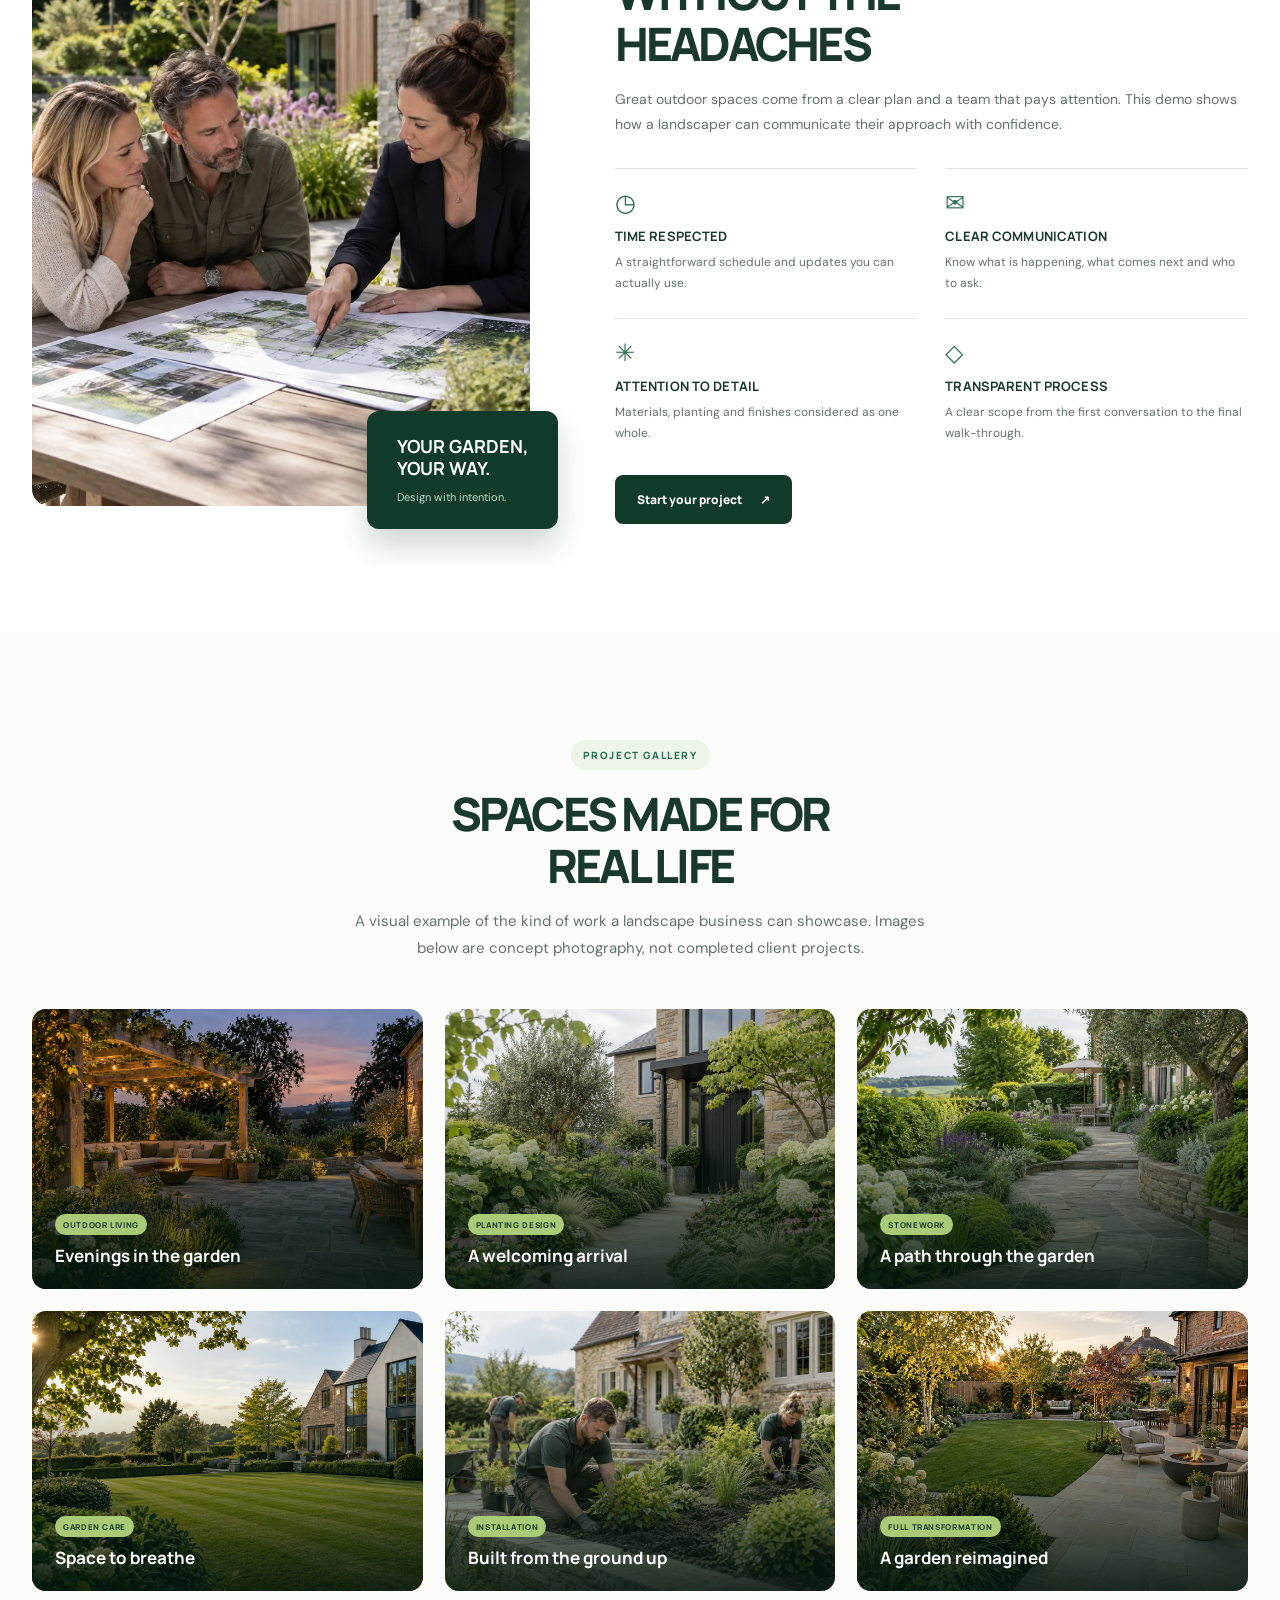
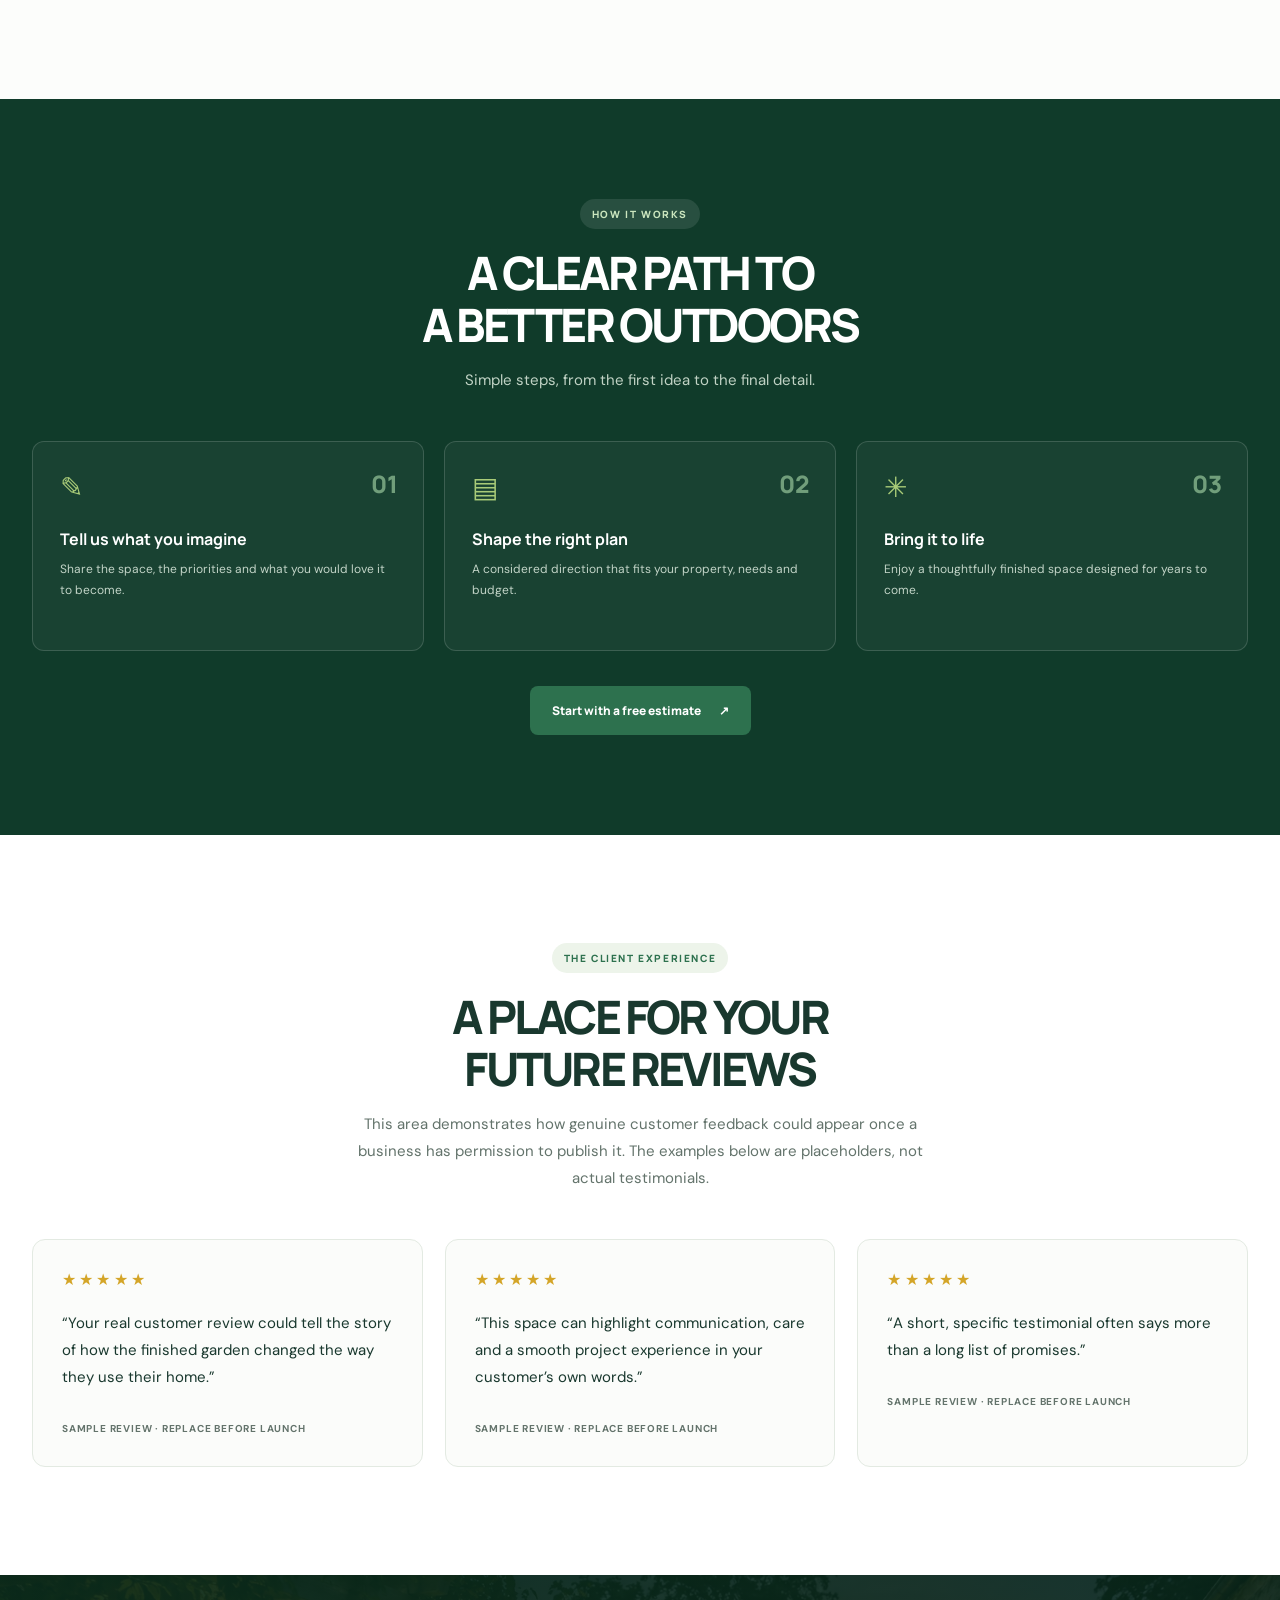
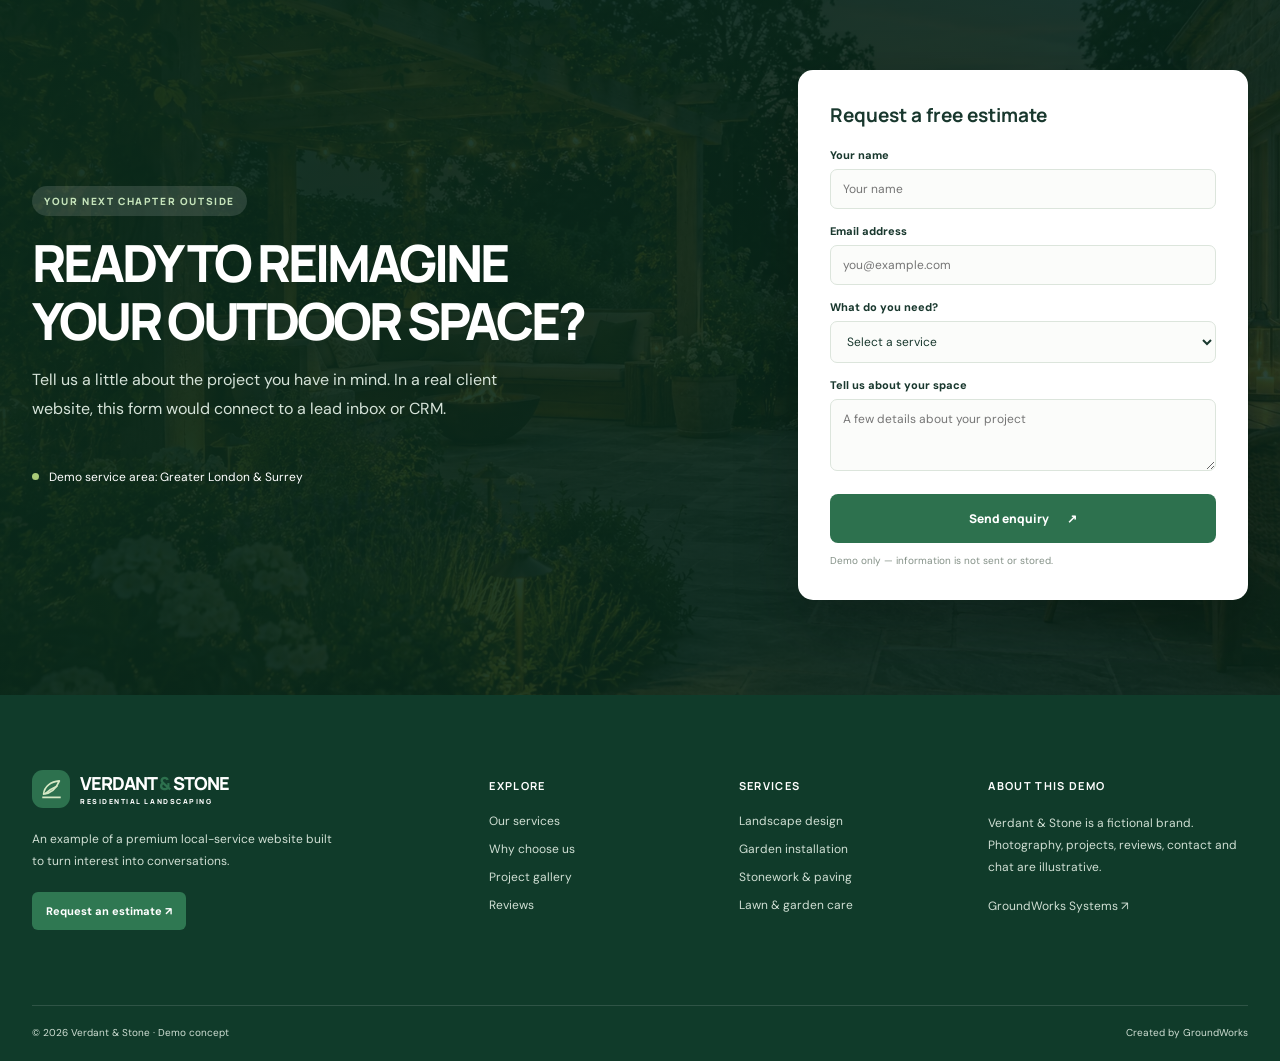
<file: demo/index.html>
<!doctype html>
<html lang="en-GB">
  <head>
    <meta charset="utf-8" />
    <meta name="viewport" content="width=device-width, initial-scale=1" />
    <meta name="description" content="A demonstration of a premium landscaping website by GroundWorks." />
    <title>Verdant & Stone Landscaping — Website Demo</title>
    <link rel="preconnect" href="https://fonts.googleapis.com" />
    <link rel="preconnect" href="https://fonts.gstatic.com" crossorigin />
    <link href="https://fonts.googleapis.com/css2?family=DM+Sans:wght@400;500;600;700&family=Manrope:wght@400;500;600;700;800&display=swap" rel="stylesheet" />
    <link rel="stylesheet" href="styles.css" />
    <script src="script.js" defer></script>
  </head>
  <body>
    <a class="skip-link" href="#main">Skip to content</a>
    <div class="demo-bar"><span>GroundWorks website concept · Fictional brand and sample content</span><a href="../systems/">Explore GroundWorks Systems <span aria-hidden="true">↗</span></a></div>
    <header class="site-header">
      <div class="container header-inner">
        <a class="brand" href="#home" aria-label="Verdant and Stone, home">
          <span class="brand-mark" aria-hidden="true"><svg viewBox="0 0 44 44" fill="none"><path d="M8 34h28M10 29c11-1 19-8 24-20-13 1-23 8-24 20Z" stroke="currentColor" stroke-width="2.5" stroke-linejoin="round"/><path d="M13 28c5-5 10-8 17-11" stroke="currentColor" stroke-width="2.5" stroke-linecap="round"/></svg></span>
          <span class="brand-copy"><strong>VERDANT <span>&</span> STONE</strong><small>RESIDENTIAL LANDSCAPING</small></span>
        </a>
        <button class="menu-toggle" type="button" aria-label="Open menu" aria-expanded="false" aria-controls="site-nav"><span></span><span></span><span></span></button>
        <nav id="site-nav" class="site-nav" aria-label="Main navigation">
          <a href="#home">Home</a><a href="#services">Services</a><a href="#areas">Service areas</a><a href="#why-us">Why choose us</a><a href="#projects">Projects</a><a href="#reviews">Reviews</a>
        </nav>
        <a class="header-cta button button-dark" href="#estimate">Get a free estimate <span aria-hidden="true">↗</span></a>
      </div>
    </header>

    <main id="main">
      <section class="hero" id="home" aria-labelledby="hero-title">
        <div class="container hero-content">
          <div class="eyebrow hero-eyebrow"><span class="dot"></span> Thoughtful landscaping across London & Surrey</div>
          <h1 id="hero-title">OUTDOOR SPACES<br />MADE TO <em>LIVE IN.</em></h1>
          <p>From the first sketch to the finishing details, we shape gardens that feel as considered as the homes they surround.</p>
          <div class="hero-actions"><a class="button button-accent" href="#estimate">Get a free estimate <span aria-hidden="true">↗</span></a><a class="button button-outline" href="#projects">View our work <span aria-hidden="true">↗</span></a></div>
          <div class="hero-footnote"><span class="avatar-cluster" aria-hidden="true"><span>V</span><span>&</span><span>S</span></span><span>Designed around your home.<br /><strong>Built for the way you live.</strong></span><span class="footnote-rule"></span><span>Local teams · Clear communication</span></div>
        </div>
        <div class="trust-strip"><div class="container trust-grid"><span><b>01</b> Bespoke design</span><span><b>02</b> Skilled installation</span><span><b>03</b> Considered maintenance</span><span><b>04</b> One clear process</span></div></div>
      </section>

      <section class="section services" id="services" aria-labelledby="services-title">
        <div class="container"><div class="section-intro centered"><span class="section-kicker">COMPREHENSIVE SERVICES</span><h2 id="services-title">EVERYTHING YOUR<br />OUTDOOR SPACE NEEDS</h2><p>From a complete garden redesign to the details that keep it looking its best, one experienced team brings the whole picture together.</p></div>
          <div class="service-grid">
            <article class="service-card"><div class="service-photo"><img src="assets/design.webp" alt="Landscape designer discussing a garden plan with homeowners" loading="lazy" /><span>DESIGN-LED</span></div><div class="service-body"><h3>Landscape design</h3><p>Outdoor plans shaped around your home, your lifestyle and the way you want to use every corner.</p><a href="#estimate">Explore this service <span aria-hidden="true">↗</span></a></div></article>
            <article class="service-card"><div class="service-photo"><img src="assets/installation.webp" alt="Landscaping team planting a residential garden" loading="lazy" /><span>BUILT WITH CARE</span></div><div class="service-body"><h3>Garden installation</h3><p>Planting, groundworks and finishing details brought together with a careful eye for the whole space.</p><a href="#estimate">Explore this service <span aria-hidden="true">↗</span></a></div></article>
            <article class="service-card"><div class="service-photo"><img src="assets/lawn.webp" alt="Neatly striped lawn and landscaped borders" loading="lazy" /><span>SEASON AFTER SEASON</span></div><div class="service-body"><h3>Lawn & garden care</h3><p>Practical, dependable care for lawns, borders and outdoor spaces that deserve to stay beautiful.</p><a href="#estimate">Explore this service <span aria-hidden="true">↗</span></a></div></article>
            <article class="service-card"><div class="service-photo"><img src="assets/hardscape.webp" alt="Curved stone path through a planted garden" loading="lazy" /><span>LASTING MATERIALS</span></div><div class="service-body"><h3>Stonework & paving</h3><p>Paths, patios and considered hardscaping that bring structure and character to your garden.</p><a href="#estimate">Explore this service <span aria-hidden="true">↗</span></a></div></article>
            <article class="service-card"><div class="service-photo"><img src="assets/garden.webp" alt="Layered plants and flowers around a garden entrance" loading="lazy" /><span>NATURAL BEAUTY</span></div><div class="service-body"><h3>Planting & garden beds</h3><p>Thoughtful planting palettes with year-round interest, texture and a sense of place.</p><a href="#estimate">Explore this service <span aria-hidden="true">↗</span></a></div></article>
            <article class="service-card"><div class="service-photo"><img src="assets/outdoor.webp" alt="Outdoor living terrace with pergola and fire pit at dusk" loading="lazy" /><span>ROOM TO GATHER</span></div><div class="service-body"><h3>Outdoor living</h3><p>Inviting places to dine, unwind and make the most of long evenings outdoors.</p><a href="#estimate">Explore this service <span aria-hidden="true">↗</span></a></div></article>
          </div>
          <div class="service-bottom"><a class="button button-dark" href="#estimate">Have a project in mind? Tell us about it <span aria-hidden="true">↗</span></a></div>
        </div>
      </section>

      <section class="section transformation" aria-labelledby="transformation-title"><div class="container transform-grid"><div class="transform-copy"><span class="section-kicker">VISUAL TRANSFORMATIONS</span><h2 id="transformation-title">SEE THE<br />POSSIBILITY<br />IN YOUR SPACE</h2><p>A garden can become more than a view from the window. Explore how a thoughtful plan can turn an underused plot into a place you want to spend time.</p><div class="transform-note"><span class="note-icon">↔</span><span>Drag the handle to compare a sample before and after concept.</span></div><a class="text-link" href="#projects">Explore the project gallery <span aria-hidden="true">↗</span></a></div><div class="comparison" data-comparison><img class="comparison-after" src="assets/after.webp" alt="Illustrative garden after landscaping" loading="lazy" /><div class="comparison-before"><img src="assets/before.webp" alt="Illustrative garden before landscaping" loading="lazy" /></div><span class="comparison-label before-label">BEFORE</span><span class="comparison-label after-label">AFTER</span><div class="comparison-line"><span>↔</span></div><input type="range" min="0" max="100" value="50" aria-label="Compare before and after garden images" /></div></div></section>

      <section class="section why" id="why-us" aria-labelledby="why-title"><div class="container why-grid"><div class="why-visual"><img src="assets/design.webp" alt="Garden consultation and landscape design discussion" loading="lazy" /><div class="visual-stamp"><strong>YOUR GARDEN,<br />YOUR WAY.</strong><span>Design with intention.</span></div></div><div class="why-copy"><span class="section-kicker">A MORE CONSIDERED EXPERIENCE</span><h2 id="why-title">LANDSCAPING<br />WITHOUT THE<br />HEADACHES</h2><p>Great outdoor spaces come from a clear plan and a team that pays attention. This demo shows how a landscaper can communicate their approach with confidence.</p><div class="feature-grid"><div><span class="feature-icon">◷</span><h3>Time respected</h3><p>A straightforward schedule and updates you can actually use.</p></div><div><span class="feature-icon">✉</span><h3>Clear communication</h3><p>Know what is happening, what comes next and who to ask.</p></div><div><span class="feature-icon">✳</span><h3>Attention to detail</h3><p>Materials, planting and finishes considered as one whole.</p></div><div><span class="feature-icon">◇</span><h3>Transparent process</h3><p>A clear scope from the first conversation to the final walk-through.</p></div></div><a class="button button-dark" href="#estimate">Start your project <span aria-hidden="true">↗</span></a></div></div></section>

      <section class="section portfolio" id="projects" aria-labelledby="projects-title"><div class="container"><div class="section-intro centered"><span class="section-kicker">PROJECT GALLERY</span><h2 id="projects-title">SPACES MADE FOR<br />REAL LIFE</h2><p>A visual example of the kind of work a landscape business can showcase. Images below are concept photography, not completed client projects.</p></div><div class="portfolio-grid"><article class="project-card"><img src="assets/outdoor.webp" alt="Outdoor terrace with seating and fire pit" loading="lazy" /><div><span>OUTDOOR LIVING</span><h3>Evenings in the garden</h3></div></article><article class="project-card"><img src="assets/garden.webp" alt="Lush planted garden entrance" loading="lazy" /><div><span>PLANTING DESIGN</span><h3>A welcoming arrival</h3></div></article><article class="project-card"><img src="assets/hardscape.webp" alt="Natural stone garden path" loading="lazy" /><div><span>STONEWORK</span><h3>A path through the garden</h3></div></article><article class="project-card"><img src="assets/lawn.webp" alt="Manicured green residential lawn" loading="lazy" /><div><span>GARDEN CARE</span><h3>Space to breathe</h3></div></article><article class="project-card"><img src="assets/installation.webp" alt="Landscapers installing planted beds" loading="lazy" /><div><span>INSTALLATION</span><h3>Built from the ground up</h3></div></article><article class="project-card"><img src="assets/after.webp" alt="Garden terrace and fire pit after transformation" loading="lazy" /><div><span>FULL TRANSFORMATION</span><h3>A garden reimagined</h3></div></article></div></div></section>

      <section class="process" aria-labelledby="process-title"><div class="container"><div class="section-intro centered light"><span class="section-kicker">HOW IT WORKS</span><h2 id="process-title">A CLEAR PATH TO<br />A BETTER OUTDOORS</h2><p>Simple steps, from the first idea to the final detail.</p></div><div class="process-grid"><div class="process-step"><span class="step-number">01</span><span class="step-icon">✎</span><h3>Tell us what you imagine</h3><p>Share the space, the priorities and what you would love it to become.</p></div><div class="process-step"><span class="step-number">02</span><span class="step-icon">▤</span><h3>Shape the right plan</h3><p>A considered direction that fits your property, needs and budget.</p></div><div class="process-step"><span class="step-number">03</span><span class="step-icon">✳</span><h3>Bring it to life</h3><p>Enjoy a thoughtfully finished space designed for years to come.</p></div></div><a class="button button-accent" href="#estimate">Start with a free estimate <span aria-hidden="true">↗</span></a></div></section>

      <section class="section reviews" id="reviews" aria-labelledby="reviews-title"><div class="container"><div class="section-intro centered"><span class="section-kicker">THE CLIENT EXPERIENCE</span><h2 id="reviews-title">A PLACE FOR YOUR<br />FUTURE REVIEWS</h2><p>This area demonstrates how genuine customer feedback could appear once a business has permission to publish it. The examples below are placeholders, not actual testimonials.</p></div><div class="review-grid"><div class="review-card"><span class="review-stars" aria-hidden="true">★★★★★</span><p>“Your real customer review could tell the story of how the finished garden changed the way they use their home.”</p><span>Sample review · replace before launch</span></div><div class="review-card"><span class="review-stars" aria-hidden="true">★★★★★</span><p>“This space can highlight communication, care and a smooth project experience in your customer’s own words.”</p><span>Sample review · replace before launch</span></div><div class="review-card"><span class="review-stars" aria-hidden="true">★★★★★</span><p>“A short, specific testimonial often says more than a long list of promises.”</p><span>Sample review · replace before launch</span></div></div></div></section>

      <section class="estimate" id="estimate" aria-labelledby="estimate-title"><div class="container estimate-grid"><div><span class="section-kicker">YOUR NEXT CHAPTER OUTSIDE</span><h2 id="estimate-title">READY TO REIMAGINE<br />YOUR OUTDOOR SPACE?</h2><p>Tell us a little about the project you have in mind. In a real client website, this form would connect to a lead inbox or CRM.</p><div class="estimate-area" id="areas"><span class="dot"></span> Demo service area: Greater London & Surrey</div></div><form class="estimate-form" id="estimate-form"><h3>Request a free estimate</h3><label for="name">Your name</label><input id="name" name="name" autocomplete="name" required placeholder="Your name" /><label for="email">Email address</label><input id="email" name="email" type="email" autocomplete="email" required placeholder="you@example.com" /><label for="service">What do you need?</label><select id="service" name="service" required><option value="">Select a service</option><option>Landscape design</option><option>Garden installation</option><option>Lawn & garden care</option><option>Stonework & paving</option><option>Planting & garden beds</option><option>Outdoor living</option></select><label for="message">Tell us about your space</label><textarea id="message" name="message" rows="3" placeholder="A few details about your project"></textarea><button class="button button-accent" type="submit">Send enquiry <span aria-hidden="true">↗</span></button><p class="form-caption">Demo only — information is not sent or stored.</p><p class="form-feedback" role="status" hidden></p></form></div></section>
    </main>

    <footer class="footer"><div class="container footer-main"><div><a class="brand footer-brand" href="#home"><span class="brand-mark" aria-hidden="true"><svg viewBox="0 0 44 44" fill="none"><path d="M8 34h28M10 29c11-1 19-8 24-20-13 1-23 8-24 20Z" stroke="currentColor" stroke-width="2.5" stroke-linejoin="round"/><path d="M13 28c5-5 10-8 17-11" stroke="currentColor" stroke-width="2.5" stroke-linecap="round"/></svg></span><span class="brand-copy"><strong>VERDANT <span>&</span> STONE</strong><small>RESIDENTIAL LANDSCAPING</small></span></a><p>An example of a premium local-service website built to turn interest into conversations.</p><a class="footer-cta" href="#estimate">Request an estimate <span aria-hidden="true">↗</span></a></div><div><h3>Explore</h3><a href="#services">Our services</a><a href="#why-us">Why choose us</a><a href="#projects">Project gallery</a><a href="#reviews">Reviews</a></div><div><h3>Services</h3><a href="#services">Landscape design</a><a href="#services">Garden installation</a><a href="#services">Stonework & paving</a><a href="#services">Lawn & garden care</a></div><div><h3>About this demo</h3><p>Verdant & Stone is a fictional brand. Photography, projects, reviews, contact and chat are illustrative.</p><a href="../systems/">GroundWorks Systems ↗</a></div></div><div class="container footer-bottom"><span>© <span id="year"></span> Verdant & Stone · Demo concept</span><span>Created by <a href="../systems/">GroundWorks</a></span></div></footer>

    <div class="chat-widget"><div class="chat-teaser" id="chat-teaser"><span class="chat-avatar" aria-hidden="true">V</span><p>Have a garden project in mind?<br /><strong>Ask our demo assistant.</strong></p><button type="button" class="teaser-close" aria-label="Dismiss chat invitation">×</button></div><section class="chat-panel" id="chat-panel" aria-label="Demo chat assistant" hidden><div class="chat-header"><span class="chat-avatar" aria-hidden="true">V</span><div><strong>Verdant & Stone</strong><small>Demo assistant · instant replies</small></div><button type="button" class="chat-close" aria-label="Close chat">×</button></div><div class="chat-messages" aria-live="polite"><div class="chat-message bot">Hello! I’m a demo assistant. I can show how a landscaping chat widget might answer common questions. What would you like to know?</div></div><div class="chat-suggestions"><button type="button" data-chat-question="What services do you offer?">Services</button><button type="button" data-chat-question="Where do you work?">Service area</button><button type="button" data-chat-question="How do I get a quote?">Get a quote</button></div><form class="chat-form"><label class="sr-only" for="chat-input">Your message</label><input id="chat-input" placeholder="Ask a question…" autocomplete="off" /><button type="submit" aria-label="Send message">➤</button></form><p class="chat-disclaimer">Illustrative chat · no live AI or message delivery.</p></section><button class="chat-launcher" type="button" aria-label="Open demo chat" aria-expanded="false" aria-controls="chat-panel"><svg viewBox="0 0 24 24" fill="none" aria-hidden="true"><path d="M20 11.5a7.5 7.5 0 0 1-7.5 7.5H5l1.8-3.1A7.5 7.5 0 1 1 20 11.5Z" stroke="currentColor" stroke-width="1.8" stroke-linejoin="round"/><path d="M8.5 11.5h7" stroke="currentColor" stroke-width="1.8" stroke-linecap="round"/></svg></button></div>
  </body>
</html>
</file>
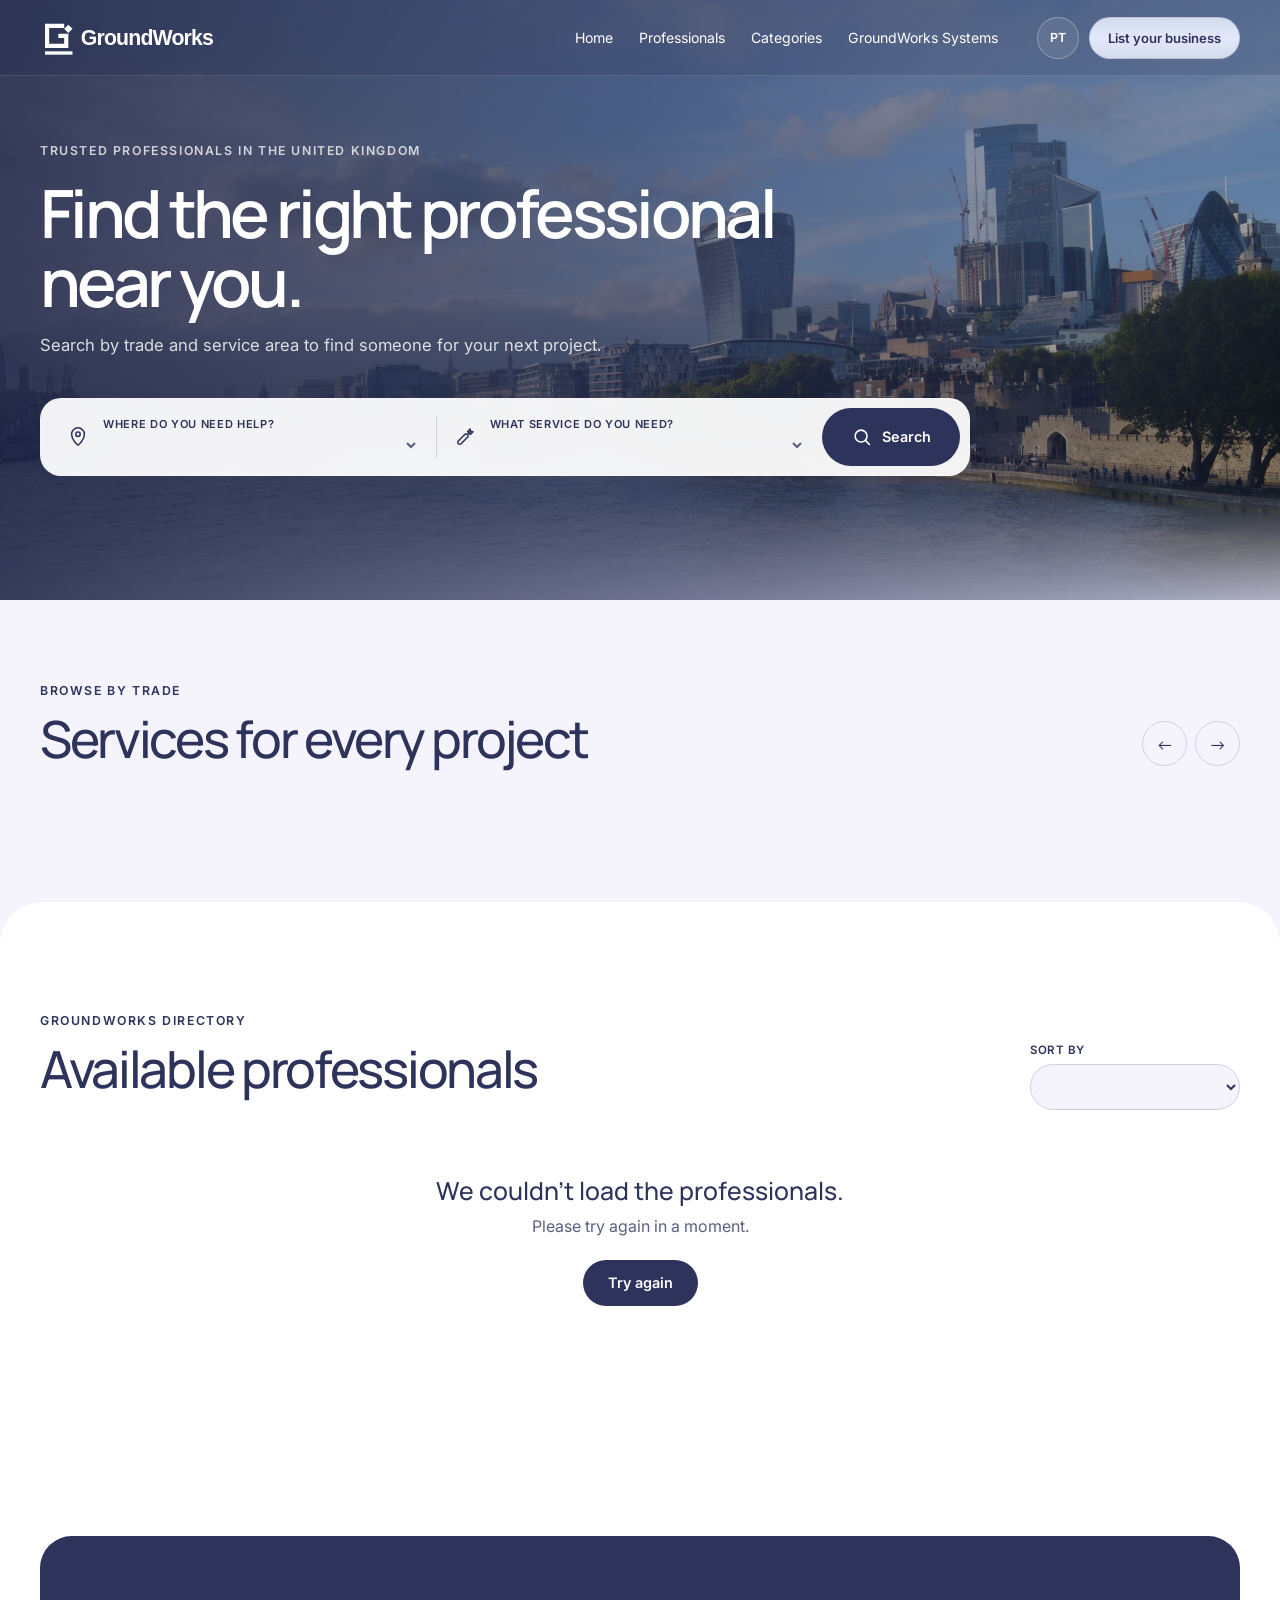
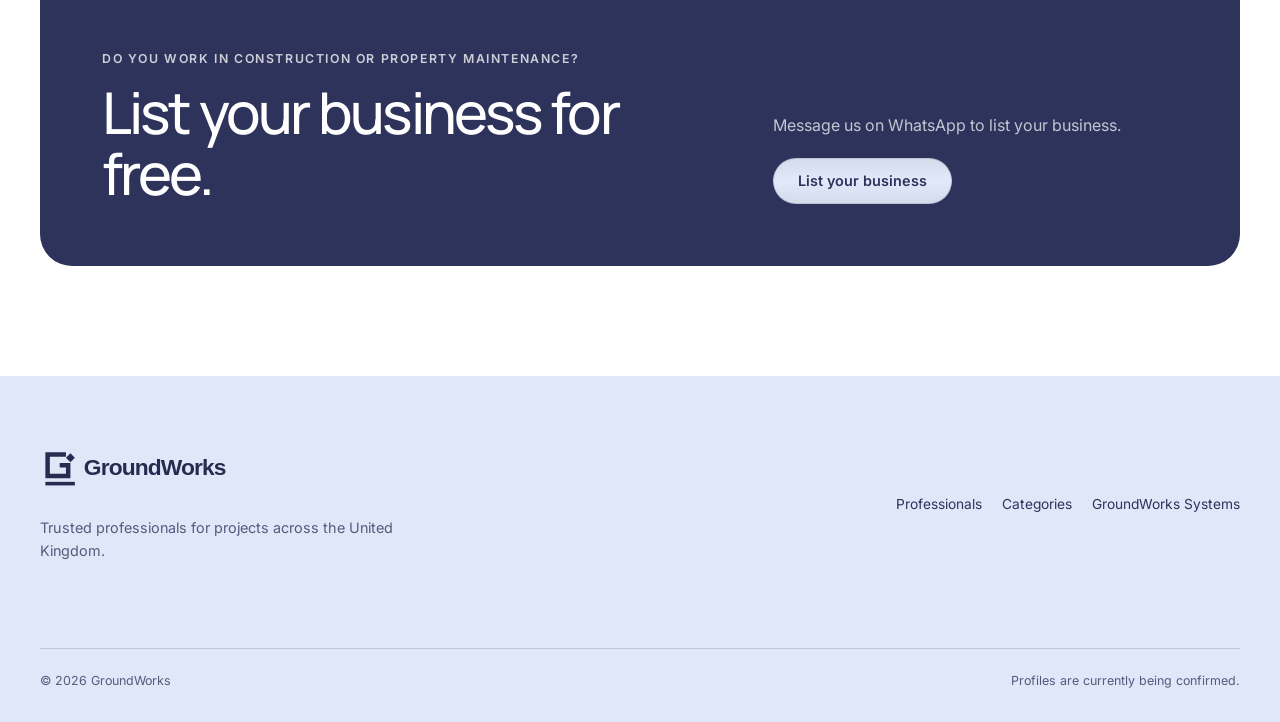
<file: directory/index.html>
<!doctype html>
<html lang="pt-BR">
  <head>
    <meta charset="utf-8" />
    <meta name="viewport" content="width=device-width, initial-scale=1" />
    <meta name="robots" content="noindex" />
    <title>GroundWorks Directory</title>
    <script>location.replace("../" + location.search + location.hash);</script>
  </head>
  <body>
    <p>O diretório agora está na <a href="../">página inicial</a>.</p>
  </body>
</html>
</file>
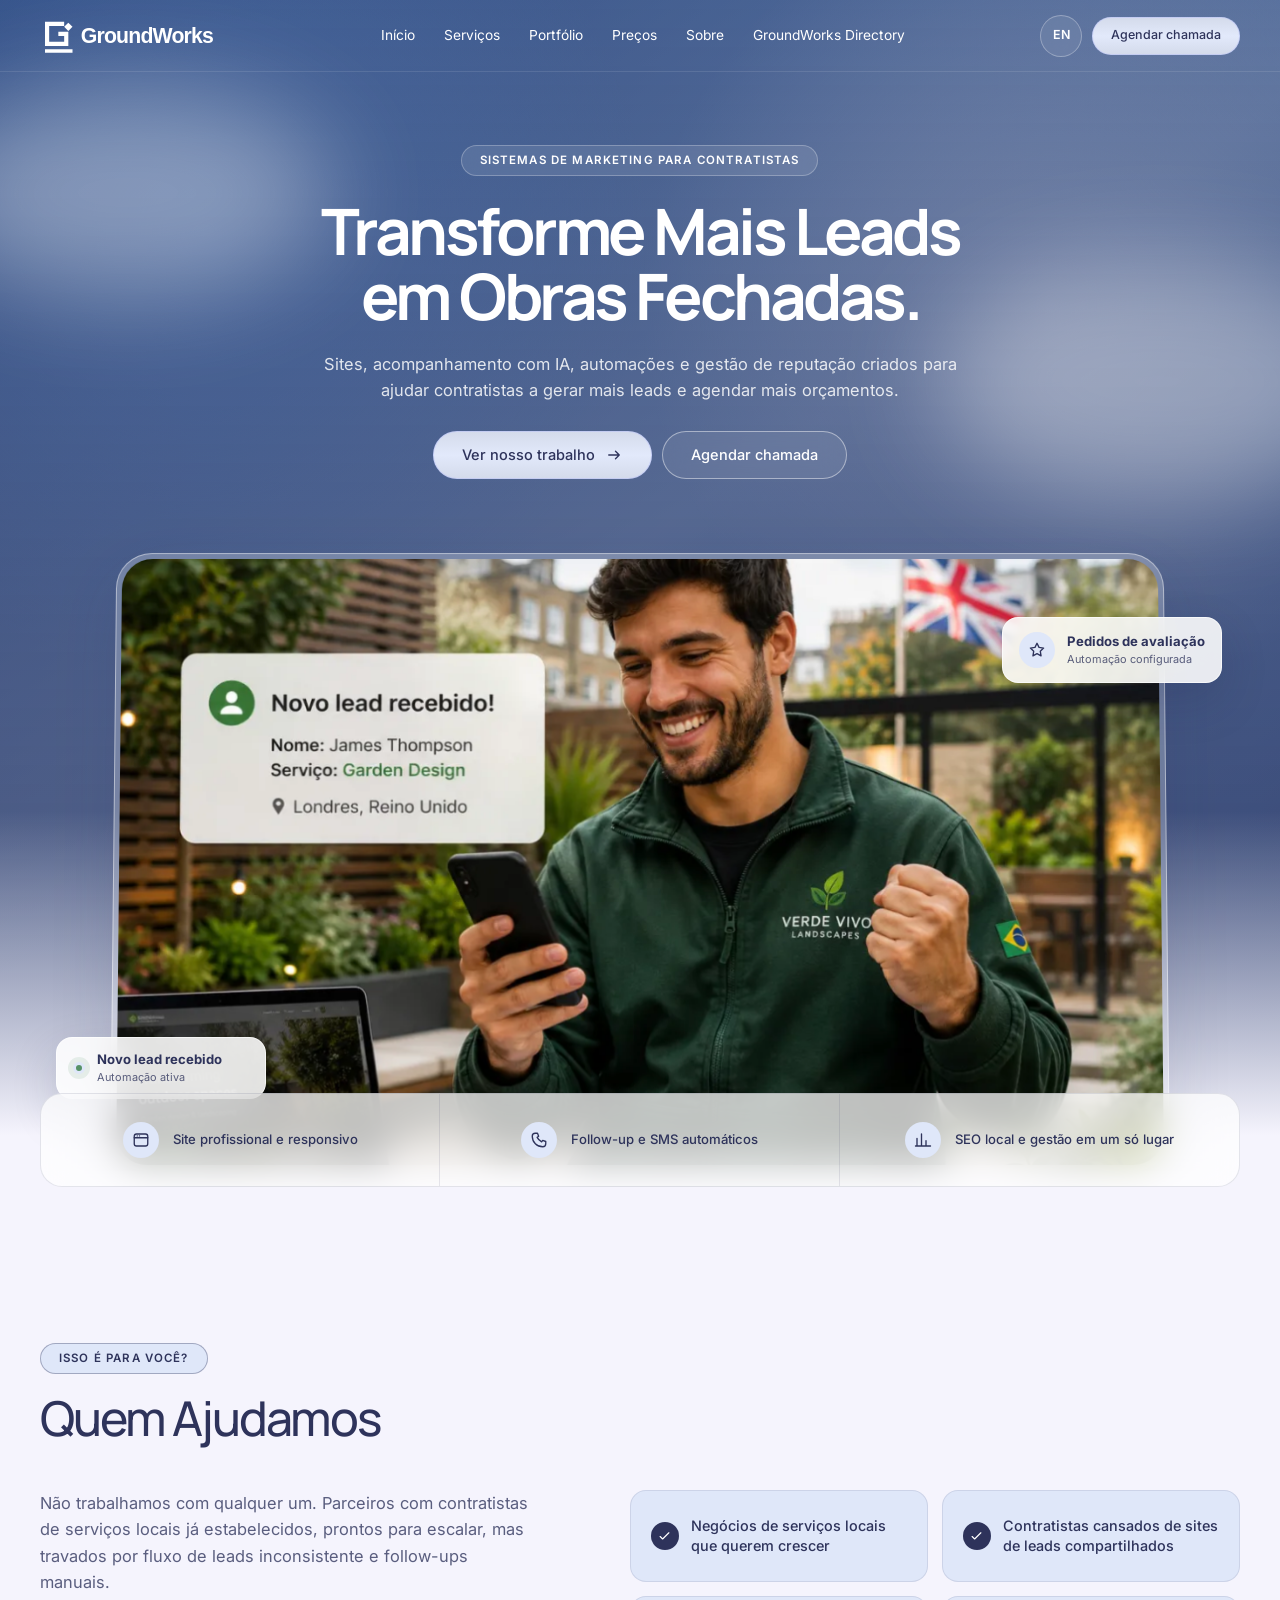
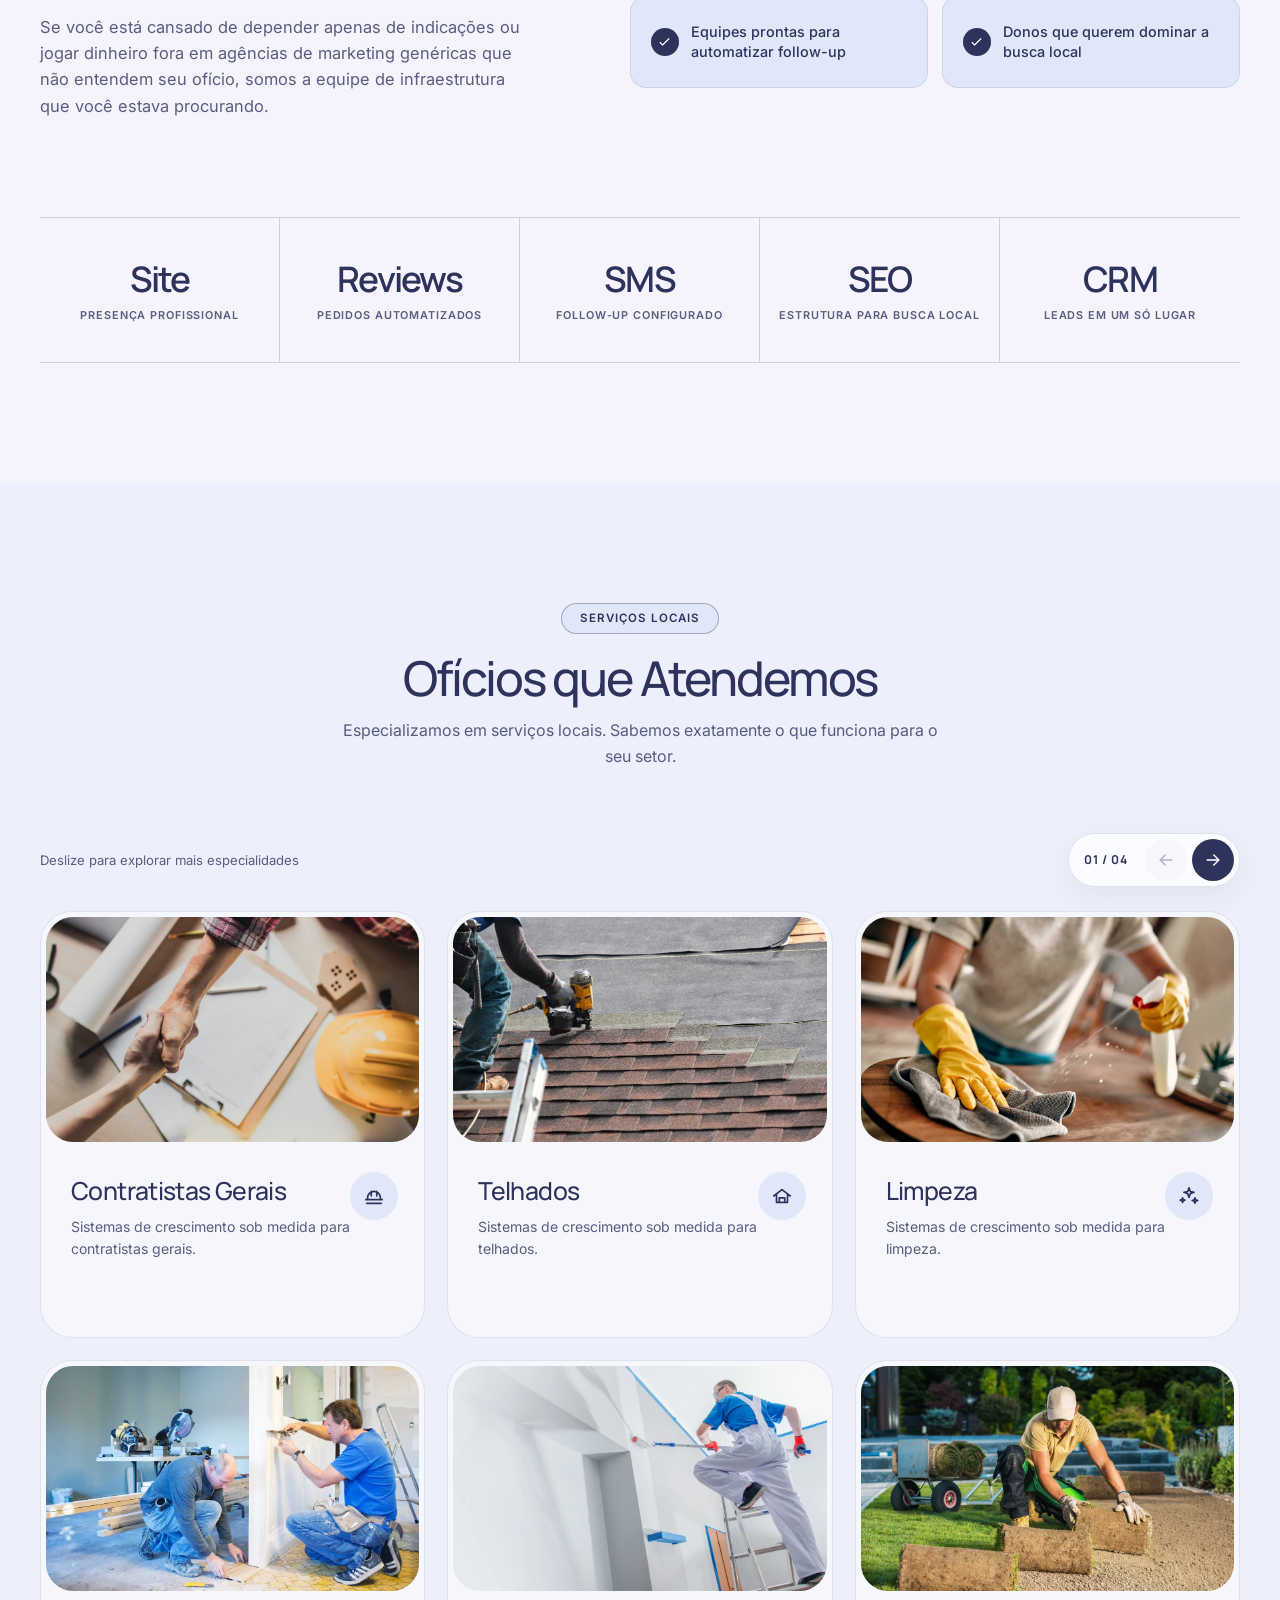
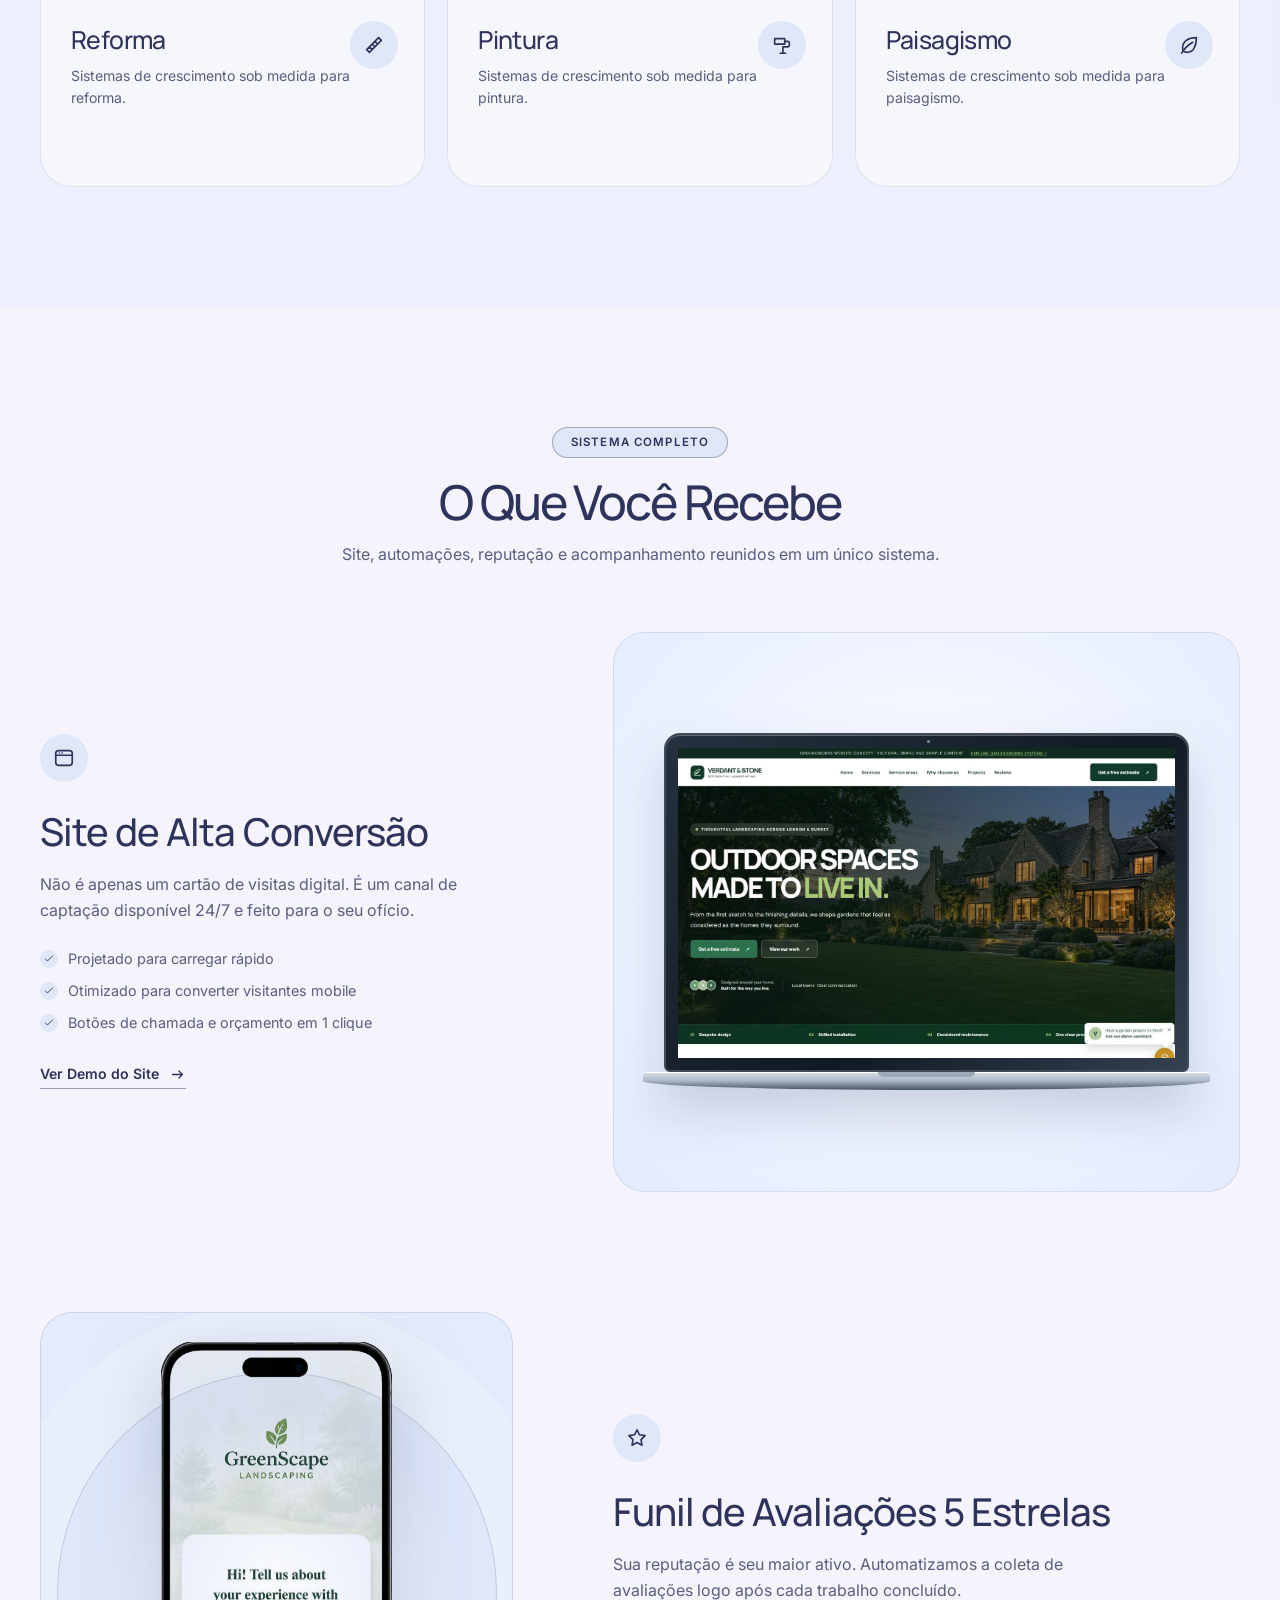
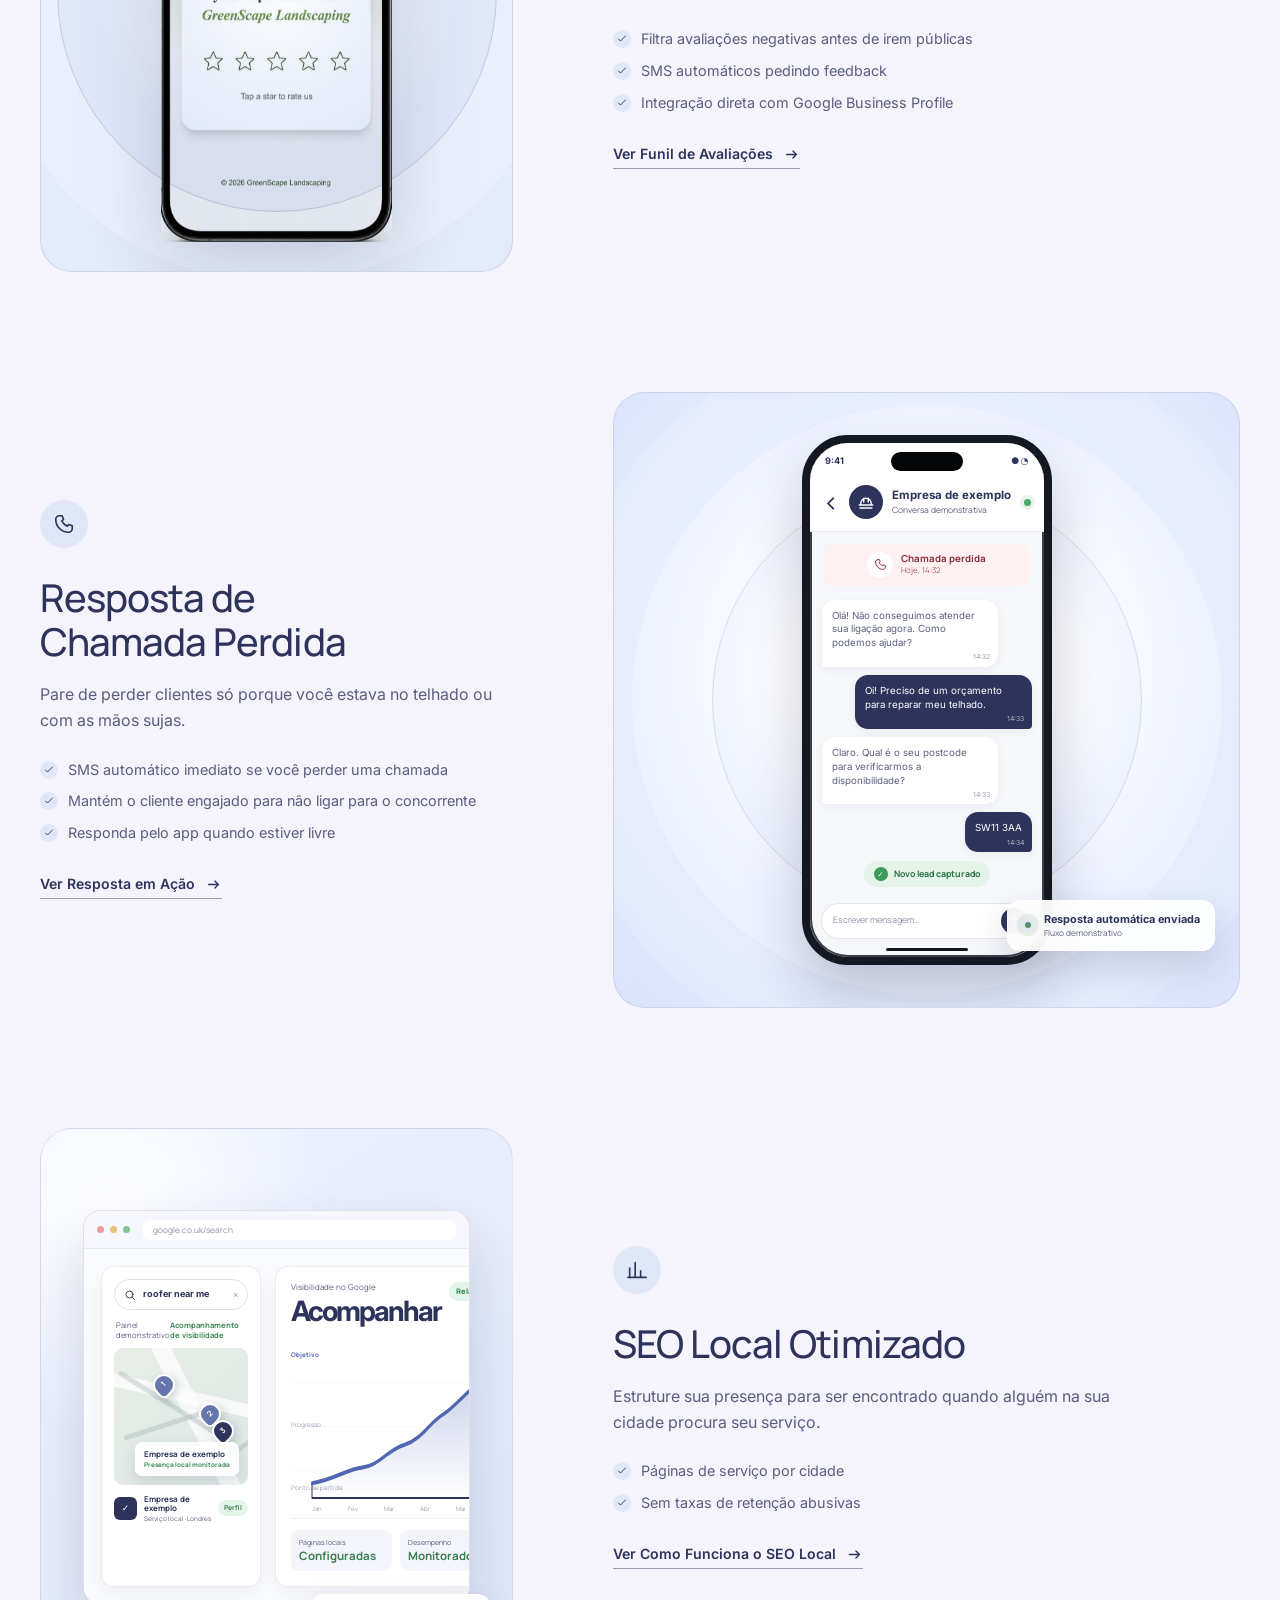
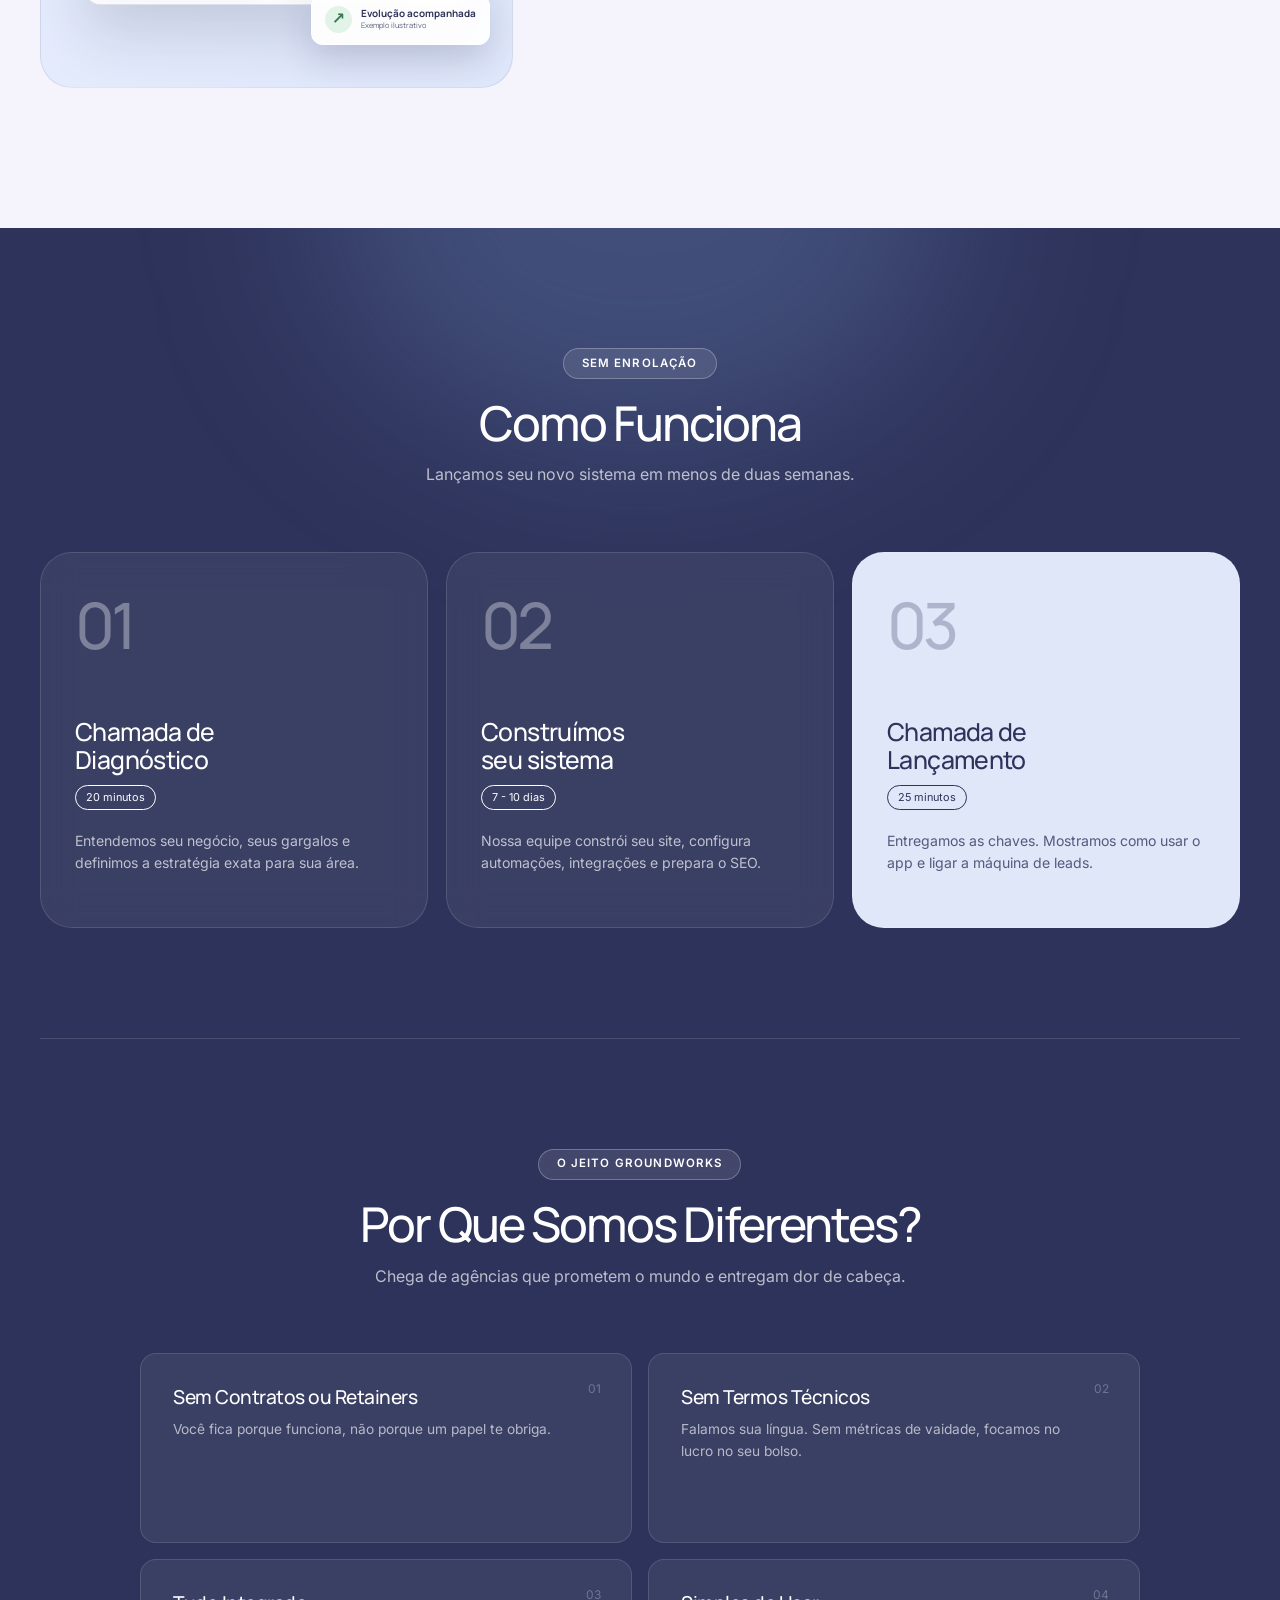
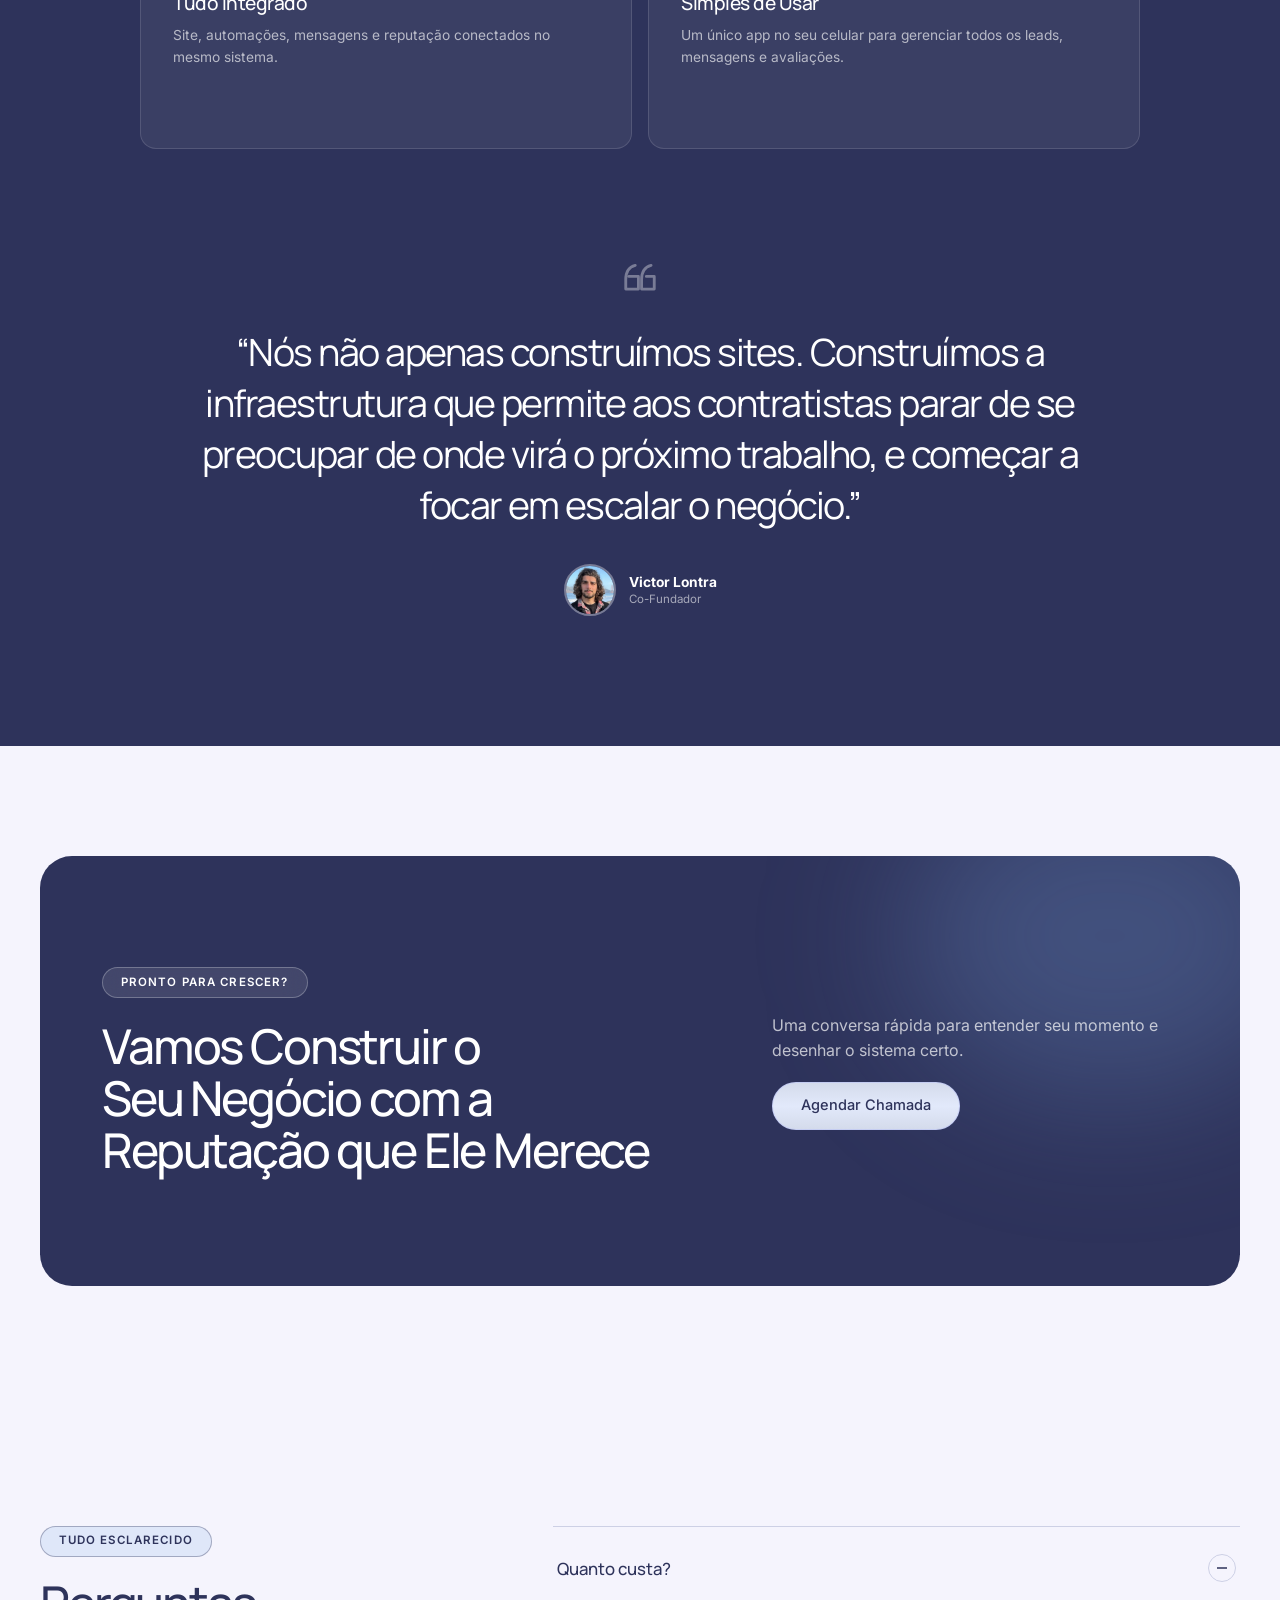
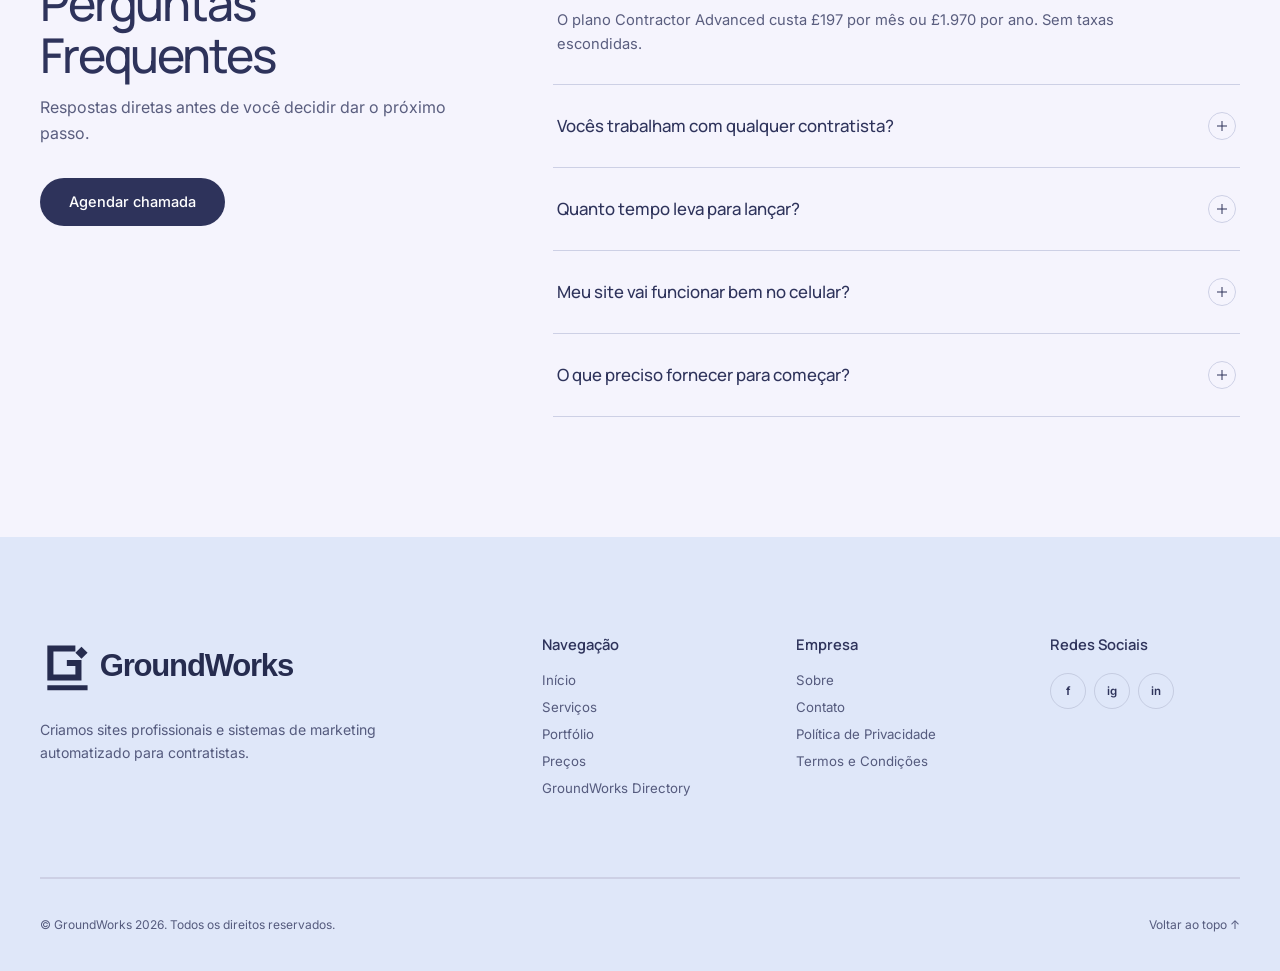
<file: systems/index.html>
<!doctype html>
<html lang="pt-BR">
  <head>
    <meta charset="UTF-8" />
    <meta name="viewport" content="width=device-width, initial-scale=1" />
    <meta
      name="description"
      content="Sites de alta conversão e sistemas de marketing automatizado para contratistas de serviços locais."
    />
    <title>GroundWorks Systems — Sistemas de marketing para contratistas</title>
    <link rel="preconnect" href="https://fonts.googleapis.com" />
    <link rel="preconnect" href="https://fonts.gstatic.com" crossorigin />
    <link
      href="https://fonts.googleapis.com/css2?family=Inter:wght@400;500;600&family=Manrope:wght@400;500;600;700&display=swap"
      rel="stylesheet"
    />
    <link rel="icon" type="image/svg+xml" href="../assets/images/groundworks-favicon.svg" />
    <link rel="stylesheet" href="styles.css?v=groundworks-prefooter-fix-1" />
    <script src="script.js?v=groundworks-trades-3" defer></script>
    <script src="i18n.js?v=groundworks-truthful-copy-1" defer></script>
  </head>
  <body>
    <a class="skip-link" href="#conteudo">Pular para o conteúdo</a>

    <svg class="svg-sprite" aria-hidden="true">
      <symbol id="icon-arrow" viewBox="0 0 24 24">
        <path d="M5 12h14M14 7l5 5-5 5" />
      </symbol>
      <symbol id="icon-check" viewBox="0 0 24 24">
        <path d="m5 12 4 4L19 6" />
      </symbol>
      <symbol id="icon-site" viewBox="0 0 24 24">
        <rect x="3" y="4" width="18" height="16" rx="3" />
        <path d="M3 9h18M7 6.5h.01M10 6.5h.01" />
      </symbol>
      <symbol id="icon-star" viewBox="0 0 24 24">
        <path d="m12 3 2.7 5.5 6.1.9-4.4 4.3 1 6.1-5.4-2.9-5.4 2.9 1-6.1-4.4-4.3 6.1-.9L12 3Z" />
      </symbol>
      <symbol id="icon-phone" viewBox="0 0 24 24">
        <path d="M7 3h3l1.5 4-2 1.5a15 15 0 0 0 6 6l1.5-2L21 14v3c0 2.2-1.8 4-4 4C9.3 21 3 14.7 3 7c0-2.2 1.8-4 4-4Z" />
      </symbol>
      <symbol id="icon-chart" viewBox="0 0 24 24">
        <path d="M4 20V10M10 20V4M16 20v-7M22 20H2" />
      </symbol>
      <symbol id="icon-search" viewBox="0 0 24 24">
        <circle cx="11" cy="11" r="7" />
        <path d="m16 16 5 5" />
      </symbol>
      <symbol id="icon-hardhat" viewBox="0 0 24 24">
        <path d="M3 16h18M5 16v-2a7 7 0 0 1 14 0v2M9 7v5M15 7v5M4 20h16" />
      </symbol>
      <symbol id="icon-ruler" viewBox="0 0 24 24">
        <path d="m4 17 13-13 3 3L7 20l-3-3ZM13 8l3 3M10 11l2 2M7 14l3 3" />
      </symbol>
      <symbol id="icon-roof" viewBox="0 0 24 24">
        <path d="m3 12 9-7 9 7M6 10v9h12v-9M9 19v-5h6v5" />
      </symbol>
      <symbol id="icon-paint" viewBox="0 0 24 24">
        <path d="M4 5h11v6H4zM15 8h3a2 2 0 0 1 2 2v2a2 2 0 0 1-2 2h-5v7M10 21h6" />
      </symbol>
      <symbol id="icon-sparkle" viewBox="0 0 24 24">
        <path d="m12 3 1.4 4.1L17.5 8l-4.1 1.4L12 13.5l-1.4-4.1L6.5 8l4.1-.9L12 3ZM18.5 14l.8 2.2 2.2.8-2.2.8-.8 2.2-.8-2.2-2.2-.8 2.2-.8.8-2.2ZM5 14l.7 1.8 1.8.7-1.8.7L5 19l-.7-1.8-1.8-.7 1.8-.7L5 14Z" />
      </symbol>
      <symbol id="icon-leaf" viewBox="0 0 24 24">
        <path d="M20 4C11 4 5 8 5 15c0 3 2 5 5 5 7 0 10-7 10-16Z" />
        <path d="M4 21c3-6 7-9 12-12" />
      </symbol>
      <symbol id="icon-quote" viewBox="0 0 24 24">
        <path d="M5 11h6v8H3v-6c0-5 2-8 6-9M16 11h5v8h-8v-6c0-5 2-8 6-9" />
      </symbol>
    </svg>

    <header class="site-header" data-header>
      <div class="container nav-inner">
        <a class="brand header-brand" href="#inicio" aria-label="GroundWorks Systems — Início">
          <img class="brand-logo-image" src="../assets/images/groundworks-logo-white-v7.svg" alt="GroundWorks" />
        </a>

        <button
          class="nav-toggle"
          type="button"
          aria-label="Abrir menu"
          aria-controls="main-nav"
          aria-expanded="false"
          data-nav-toggle
        >
          <span></span><span></span>
        </button>

        <nav class="main-nav" id="main-nav" aria-label="Navegação principal" data-nav>
          <a href="#inicio">Início</a>
          <a href="#servicos">Serviços</a>
          <a href="#portfolio">Portfólio</a>
          <a href="pricing/">Preços</a>
          <a href="#sobre">Sobre</a>
          <a href="../">GroundWorks Directory</a>
        </nav>

        <div class="nav-actions">
          <button class="language-button" type="button" data-language aria-label="Mudar idioma para inglês">EN</button>
          <a class="button button-light nav-cta" href="https://wa.me/447404400524?text=Ol%C3%A1%21%20Quero%20agendar%20uma%20chamada%20sobre%20o%20GroundWorks%20Systems." target="_blank" rel="noopener noreferrer" data-whatsapp="call">Agendar chamada</a>
        </div>
      </div>
    </header>

    <main id="conteudo">
      <section class="hero" id="inicio">
        <div class="hero-orb hero-orb-one" aria-hidden="true"></div>
        <div class="hero-orb hero-orb-two" aria-hidden="true"></div>
        <div class="container hero-inner">
          <div class="hero-copy" data-reveal>
            <span class="tag tag-on-dark">Sistemas de Marketing para Contratistas</span>
            <h1>Transforme Mais Leads em Obras Fechadas.</h1>
            <p>
              Sites, acompanhamento com IA, automações e gestão de reputação criados para ajudar contratistas
              a gerar mais leads e agendar mais orçamentos.
            </p>
            <div class="hero-actions">
              <a class="button button-light" href="#portfolio">
                Ver nosso trabalho
                <svg class="button-icon" aria-hidden="true"><use href="#icon-arrow"></use></svg>
              </a>
              <a class="button button-ghost" href="https://wa.me/447404400524?text=Ol%C3%A1%21%20Quero%20agendar%20uma%20chamada%20sobre%20o%20GroundWorks%20Systems." target="_blank" rel="noopener noreferrer" data-whatsapp="call">Agendar chamada</a>
            </div>
          </div>

          <div class="hero-showcase" data-reveal>
            <div class="showcase-frame">
              <img
                src="../assets/images/hero-contractor.webp"
                alt="Contratista recebendo um novo lead pelo celular"
                width="1200"
                height="960"
                fetchpriority="high"
              />
            </div>
            <div class="floating-card floating-card-rating">
              <span class="floating-icon"><svg aria-hidden="true"><use href="#icon-star"></use></svg></span>
              <div><strong>Pedidos de avaliação</strong><small>Automação configurada</small></div>
            </div>
            <div class="floating-card floating-card-leads">
              <span class="pulse-dot"></span>
              <div><strong>Novo lead recebido</strong><small>Automação ativa</small></div>
            </div>
          </div>
        </div>
      </section>

      <section class="trust-strip" aria-label="Recursos incluídos">
        <div class="container">
          <div class="ratings-grid" data-reveal>
            <article class="rating-item">
              <span class="floating-icon"><svg aria-hidden="true"><use href="#icon-site"></use></svg></span>
              <strong>Site profissional e responsivo</strong>
            </article>
            <article class="rating-item">
              <span class="floating-icon"><svg aria-hidden="true"><use href="#icon-phone"></use></svg></span>
              <strong>Follow-up e SMS automáticos</strong>
            </article>
            <article class="rating-item">
              <span class="floating-icon"><svg aria-hidden="true"><use href="#icon-chart"></use></svg></span>
              <strong>SEO local e gestão em um só lugar</strong>
            </article>
          </div>
        </div>
      </section>

      <section class="section audience" id="sobre">
        <div class="container">
          <div class="section-heading section-heading-left" data-reveal>
            <span class="tag">Isso é para você?</span>
            <h2>Quem Ajudamos</h2>
          </div>

          <div class="audience-grid">
            <div class="audience-copy" data-reveal>
              <p>
                Não trabalhamos com qualquer um. Parceiros com contratistas de serviços locais já
                estabelecidos, prontos para escalar, mas travados por fluxo de leads inconsistente e
                follow-ups manuais.
              </p>
              <p>
                Se você está cansado de depender apenas de indicações ou jogar dinheiro fora em agências de
                marketing genéricas que não entendem seu ofício, somos a equipe de infraestrutura que você
                estava procurando.
              </p>
            </div>

            <div class="audience-list" data-reveal>
              <div class="audience-chip"><span class="check"><svg><use href="#icon-check"></use></svg></span>Negócios de serviços locais que querem crescer</div>
              <div class="audience-chip"><span class="check"><svg><use href="#icon-check"></use></svg></span>Contratistas cansados de sites de leads compartilhados</div>
              <div class="audience-chip"><span class="check"><svg><use href="#icon-check"></use></svg></span>Equipes prontas para automatizar follow-up</div>
              <div class="audience-chip"><span class="check"><svg><use href="#icon-check"></use></svg></span>Donos que querem dominar a busca local</div>
            </div>
          </div>

          <div class="stats-grid" data-reveal>
            <article><strong>Site</strong><span>Presença profissional</span></article>
            <article><strong>Reviews</strong><span>Pedidos automatizados</span></article>
            <article><strong>SMS</strong><span>Follow-up configurado</span></article>
            <article><strong>SEO</strong><span>Estrutura para busca local</span></article>
            <article><strong>CRM</strong><span>Leads em um só lugar</span></article>
          </div>
        </div>
      </section>

      <section class="section trades" id="servicos">
        <div class="container">
          <div class="section-heading" data-reveal>
            <span class="tag">Serviços locais</span>
            <h2>Ofícios que Atendemos</h2>
            <p>Especializamos em serviços locais. Sabemos exatamente o que funciona para o seu setor.</p>
          </div>

          <div class="trade-carousel-header">
            <p>Deslize para explorar mais especialidades</p>
            <div class="trade-carousel-controls">
              <span class="trade-carousel-page" data-trade-page aria-live="polite">01 / 04</span>
              <button class="trade-carousel-arrow" type="button" data-trade-prev aria-label="Ver ofícios anteriores" disabled><svg viewBox="0 0 24 24" fill="none" stroke="currentColor" stroke-width="1.8" stroke-linecap="round" stroke-linejoin="round" aria-hidden="true"><path d="M19 12H5m6 6-6-6 6-6" /></svg></button>
              <button class="trade-carousel-arrow" type="button" data-trade-next aria-label="Ver próximos ofícios"><svg viewBox="0 0 24 24" fill="none" stroke="currentColor" stroke-width="1.8" stroke-linecap="round" stroke-linejoin="round" aria-hidden="true"><path d="M5 12h14m-6-6 6 6-6 6" /></svg></button>
            </div>
          </div>
          <div class="trade-grid" data-trade-carousel role="region" aria-label="Ofícios que atendemos" tabindex="0">
            <article class="trade-card" data-reveal>
              <div class="trade-image"><img src="../assets/images/trade-general.webp" alt="Contratistas gerais em planejamento de obra" loading="lazy" /></div>
              <div class="trade-content"><span class="trade-icon"><svg><use href="#icon-hardhat"></use></svg></span><h3>Contratistas Gerais</h3><p>Sistemas de crescimento sob medida para contratistas gerais.</p></div>
            </article>
            <article class="trade-card" data-reveal>
              <div class="trade-image"><img src="../assets/images/trade-renovation.webp" alt="Profissionais trabalhando em uma reforma" loading="lazy" /></div>
              <div class="trade-content"><span class="trade-icon"><svg><use href="#icon-ruler"></use></svg></span><h3>Reforma</h3><p>Sistemas de crescimento sob medida para reforma.</p></div>
            </article>
            <article class="trade-card" data-reveal>
              <div class="trade-image"><img src="../assets/images/trade-roofing.webp" alt="Profissional trabalhando em um telhado" loading="lazy" /></div>
              <div class="trade-content"><span class="trade-icon"><svg><use href="#icon-roof"></use></svg></span><h3>Telhados</h3><p>Sistemas de crescimento sob medida para telhados.</p></div>
            </article>
            <article class="trade-card" data-reveal>
              <div class="trade-image"><img src="../assets/images/trade-painting.webp" alt="Profissional realizando serviço de pintura" loading="lazy" /></div>
              <div class="trade-content"><span class="trade-icon"><svg><use href="#icon-paint"></use></svg></span><h3>Pintura</h3><p>Sistemas de crescimento sob medida para pintura.</p></div>
            </article>
            <article class="trade-card" data-reveal>
              <div class="trade-image"><img src="../assets/images/trade-cleaning.webp" alt="Profissional realizando serviço de limpeza" loading="lazy" /></div>
              <div class="trade-content"><span class="trade-icon"><svg><use href="#icon-sparkle"></use></svg></span><h3>Limpeza</h3><p>Sistemas de crescimento sob medida para limpeza.</p></div>
            </article>
            <article class="trade-card" data-reveal>
              <div class="trade-image"><img src="../assets/images/trade-landscaping.webp" alt="Profissional realizando serviço de paisagismo" loading="lazy" /></div>
              <div class="trade-content"><span class="trade-icon"><svg><use href="#icon-leaf"></use></svg></span><h3>Paisagismo</h3><p>Sistemas de crescimento sob medida para paisagismo.</p></div>
            </article>
            <article class="trade-card"><div class="trade-image"><img src="../assets/images/trade-tree.webp" alt="Arborista podando uma árvore" loading="lazy" /></div><div class="trade-content"><span class="trade-icon"><svg><use href="#icon-leaf"></use></svg></span><h3>Serviços de Árvores</h3><p>Mais oportunidades para poda e cuidados com árvores.</p></div></article>
            <article class="trade-card"><div class="trade-image"><img src="../assets/images/trade-decks.webp" alt="Construção de deck de madeira em jardim" loading="lazy" /></div><div class="trade-content"><span class="trade-icon"><svg><use href="#icon-ruler"></use></svg></span><h3>Decks e Pátios</h3><p>Mais projetos para decks e áreas externas.</p></div></article>
            <article class="trade-card"><div class="trade-image"><img src="../assets/images/trade-pool.webp" alt="Piscina residencial recém-construída" loading="lazy" /></div><div class="trade-content"><span class="trade-icon"><svg><use href="#icon-ruler"></use></svg></span><h3>Construção de Piscinas</h3><p>Mais clientes para projetos de piscinas.</p></div></article>
            <article class="trade-card"><div class="trade-image"><img src="../assets/images/trade-hardscape.webp" alt="Instalação de pedras em área externa" loading="lazy" /></div><div class="trade-content"><span class="trade-icon"><svg><use href="#icon-ruler"></use></svg></span><h3>Pisos e Estruturas Externas</h3><p>Mais projetos de alvenaria e áreas externas.</p></div></article>
            <article class="trade-card"><div class="trade-image"><img src="../assets/images/trade-siding.webp" alt="Instalação de revestimento em fachada" loading="lazy" /></div><div class="trade-content"><span class="trade-icon"><svg><use href="#icon-roof"></use></svg></span><h3>Revestimento de Fachadas</h3><p>Mais serviços de cladding e fachadas.</p></div></article>
            <article class="trade-card"><div class="trade-image"><img src="../assets/images/trade-paving.webp" alt="Pavimentação de entrada residencial" loading="lazy" /></div><div class="trade-content"><span class="trade-icon"><svg><use href="#icon-ruler"></use></svg></span><h3>Pavimentação</h3><p>Mais trabalhos em entradas e pavimentos.</p></div></article>
            <article class="trade-card"><div class="trade-image"><img src="../assets/images/trade-windows.webp" alt="Instalação de janela em residência" loading="lazy" /></div><div class="trade-content"><span class="trade-icon"><svg><use href="#icon-ruler"></use></svg></span><h3>Janelas e Portas</h3><p>Mais instalações e substituições de janelas e portas.</p></div></article>
            <article class="trade-card"><div class="trade-image"><img src="../assets/images/trade-dog.webp" alt="Profissional cuidando de um cachorro" loading="lazy" /></div><div class="trade-content"><span class="trade-icon"><svg><use href="#icon-sparkle"></use></svg></span><h3>Banho e Tosa</h3><p>Mais agendamentos para cuidados com pets.</p></div></article>
            <article class="trade-card"><div class="trade-image"><img src="../assets/images/trade-home.webp" alt="Casa residencial recém-construída" loading="lazy" /></div><div class="trade-content"><span class="trade-icon"><svg><use href="#icon-hardhat"></use></svg></span><h3>Construção de Casas</h3><p>Mais projetos para construtores residenciais.</p></div></article>
            <article class="trade-card"><div class="trade-image"><img src="../assets/images/trade-pressure.webp" alt="Limpeza de pátio com jato de alta pressão" loading="lazy" /></div><div class="trade-content"><span class="trade-icon"><svg><use href="#icon-sparkle"></use></svg></span><h3>Lavagem de Alta Pressão</h3><p>Mais serviços de limpeza externa.</p></div></article>
            <article class="trade-card"><div class="trade-image"><img src="../assets/images/trade-moving.webp" alt="Equipe de mudança transportando caixas" loading="lazy" /></div><div class="trade-content"><span class="trade-icon"><svg><use href="#icon-hardhat"></use></svg></span><h3>Mudanças</h3><p>Mais pedidos de orçamento para mudanças.</p></div></article>
            <article class="trade-card"><div class="trade-image"><img src="../assets/images/trade-pest.webp" alt="Técnico de controle de pragas inspecionando uma casa" loading="lazy" /></div><div class="trade-content"><span class="trade-icon"><svg><use href="#icon-sparkle"></use></svg></span><h3>Controle de Pragas</h3><p>Mais chamadas para inspeção e tratamento.</p></div></article>
            <article class="trade-card"><div class="trade-image"><img src="../assets/images/trade-floor.webp" alt="Profissional limpando carpete em residência" loading="lazy" /></div><div class="trade-content"><span class="trade-icon"><svg><use href="#icon-sparkle"></use></svg></span><h3>Limpeza de Pisos e Carpetes</h3><p>Mais agendamentos para limpeza especializada.</p></div></article>
            <article class="trade-card"><div class="trade-image"><img src="../assets/images/trade-plumbing.webp" alt="Encanador reparando tubulação sob pia" loading="lazy" /></div><div class="trade-content"><span class="trade-icon"><svg><use href="#icon-ruler"></use></svg></span><h3>Encanamento</h3><p>Mais chamados para instalações e reparos.</p></div></article>
            <article class="trade-card"><div class="trade-image"><img src="../assets/images/trade-handyman.webp" alt="Profissional instalando prateleiras" loading="lazy" /></div><div class="trade-content"><span class="trade-icon"><svg><use href="#icon-ruler"></use></svg></span><h3>Manutenção Geral</h3><p>Mais clientes para pequenos reparos.</p></div></article>
            <article class="trade-card"><div class="trade-image"><img src="../assets/images/trade-hvac.webp" alt="Técnico fazendo manutenção em ar-condicionado" loading="lazy" /></div><div class="trade-content"><span class="trade-icon"><svg><use href="#icon-ruler"></use></svg></span><h3>Climatização</h3><p>Mais instalações e manutenção de sistemas HVAC.</p></div></article>
            <article class="trade-card"><div class="trade-image"><img src="../assets/images/trade-electrician.webp" alt="Eletricista instalando tomada" loading="lazy" /></div><div class="trade-content"><span class="trade-icon"><svg><use href="#icon-ruler"></use></svg></span><h3>Eletricistas</h3><p>Mais chamados para serviços elétricos.</p></div></article>
          </div>
        </div>
      </section>

      <section class="section deliverables" id="portfolio">
        <div class="container">
          <div class="section-heading" data-reveal>
            <span class="tag">Sistema completo</span>
            <h2>O Que Você Recebe</h2>
            <p>Site, automações, reputação e acompanhamento reunidos em um único sistema.</p>
          </div>

          <div class="feature-stack">
            <article class="feature-row" data-reveal>
              <div class="feature-copy">
                <span class="feature-icon"><svg><use href="#icon-site"></use></svg></span>
                <h3>Site de Alta Conversão</h3>
                <p>Não é apenas um cartão de visitas digital. É um canal de captação disponível 24/7 e feito para o seu ofício.</p>
                <ul class="check-list">
                  <li><svg><use href="#icon-check"></use></svg>Projetado para carregar rápido</li>
                  <li><svg><use href="#icon-check"></use></svg>Otimizado para converter visitantes mobile</li>
                  <li><svg><use href="#icon-check"></use></svg>Botões de chamada e orçamento em 1 clique</li>
                </ul>
                <a class="text-link" href="../demo/" target="_blank" rel="noopener noreferrer">Ver Demo do Site <svg><use href="#icon-arrow"></use></svg></a>
              </div>
              <div class="feature-media feature-media-wide feature-media-laptop">
                <div class="laptop-mockup" role="img" aria-label="Notebook exibindo a página inicial da demo de paisagismo Verdant & Stone">
                  <div class="laptop-lid">
                    <span class="laptop-camera" aria-hidden="true"></span>
                    <div class="laptop-screen">
                      <img src="../assets/images/landscaping-demo-screen.png" alt="" width="1440" height="900" loading="lazy" />
                    </div>
                  </div>
                  <div class="laptop-base" aria-hidden="true"><span></span></div>
                </div>
              </div>
            </article>

            <article class="feature-row feature-row-reverse" data-reveal>
              <div class="feature-copy">
                <span class="feature-icon"><svg><use href="#icon-star"></use></svg></span>
                <h3>Funil de Avaliações 5 Estrelas</h3>
                <p>Sua reputação é seu maior ativo. Automatizamos a coleta de avaliações logo após cada trabalho concluído.</p>
                <ul class="check-list">
                  <li><svg><use href="#icon-check"></use></svg>Filtra avaliações negativas antes de irem públicas</li>
                  <li><svg><use href="#icon-check"></use></svg>SMS automáticos pedindo feedback</li>
                  <li><svg><use href="#icon-check"></use></svg>Integração direta com Google Business Profile</li>
                </ul>
                <a class="text-link" href="#contato">Ver Funil de Avaliações <svg><use href="#icon-arrow"></use></svg></a>
              </div>
              <div class="feature-media feature-media-phone">
                <span class="media-ring" aria-hidden="true"></span>
                <img src="../assets/images/reviews-phone.webp" alt="Funil de avaliações exibido em um celular" loading="lazy" />
              </div>
            </article>

            <article class="feature-row" data-reveal>
              <div class="feature-copy">
                <span class="feature-icon"><svg><use href="#icon-phone"></use></svg></span>
                <h3>Resposta de Chamada Perdida</h3>
                <p>Pare de perder clientes só porque você estava no telhado ou com as mãos sujas.</p>
                <ul class="check-list">
                  <li><svg><use href="#icon-check"></use></svg>SMS automático imediato se você perder uma chamada</li>
                  <li><svg><use href="#icon-check"></use></svg>Mantém o cliente engajado para não ligar para o concorrente</li>
                  <li><svg><use href="#icon-check"></use></svg>Responda pelo app quando estiver livre</li>
                </ul>
                <a class="text-link" href="#contato">Ver Resposta em Ação <svg><use href="#icon-arrow"></use></svg></a>
              </div>
              <div class="feature-media feature-media-textback">
                <div class="textback-glow" aria-hidden="true"></div>
                <div class="textback-phone" role="img" aria-label="Conversa automática após uma chamada perdida">
                  <div class="textback-phone-top" aria-hidden="true">
                    <span>9:41</span>
                    <span class="textback-island"></span>
                    <span>● ◔</span>
                  </div>
                  <div class="textback-chat-header">
                    <button type="button" tabindex="-1" aria-hidden="true">‹</button>
                    <span class="textback-avatar"><svg aria-hidden="true"><use href="#icon-hardhat"></use></svg></span>
                    <div><strong>Empresa de exemplo</strong><small>Conversa demonstrativa</small></div>
                    <span class="textback-status" aria-hidden="true"></span>
                  </div>
                  <div class="textback-call-event">
                    <span class="textback-call-icon"><svg aria-hidden="true"><use href="#icon-phone"></use></svg></span>
                    <div><strong>Chamada perdida</strong><small>Hoje, 14:32</small></div>
                  </div>
                  <div class="textback-conversation">
                    <p class="message message-business">Olá! Não conseguimos atender sua ligação agora. Como podemos ajudar?<time>14:32</time></p>
                    <p class="message message-customer">Oi! Preciso de um orçamento para reparar meu telhado.<time>14:33</time></p>
                    <p class="message message-business">Claro. Qual é o seu postcode para verificarmos a disponibilidade?<time>14:33</time></p>
                    <p class="message message-customer">SW11 3AA<time>14:34</time></p>
                    <div class="textback-captured"><span>✓</span><strong>Novo lead capturado</strong></div>
                  </div>
                  <div class="textback-compose" aria-hidden="true"><span>Escrever mensagem…</span><b>↑</b></div>
                  <div class="textback-home" aria-hidden="true"></div>
                </div>
                <div class="textback-floating-card" aria-hidden="true"><span class="pulse-dot"></span><div><strong>Resposta automática enviada</strong><small>Fluxo demonstrativo</small></div></div>
              </div>
            </article>

            <article class="feature-row feature-row-reverse" data-reveal>
              <div class="feature-copy">
                <span class="feature-icon"><svg><use href="#icon-chart"></use></svg></span>
                <h3>SEO Local Otimizado</h3>
                <p>Estruture sua presença para ser encontrado quando alguém na sua cidade procura seu serviço.</p>
                <ul class="check-list">
                  <li><svg><use href="#icon-check"></use></svg>Páginas de serviço por cidade</li>
                  <li><svg><use href="#icon-check"></use></svg>Sem taxas de retenção abusivas</li>
                </ul>
                <a class="text-link" href="#contato">Ver Como Funciona o SEO Local <svg><use href="#icon-arrow"></use></svg></a>
              </div>
              <div class="feature-media feature-media-seo">
                <div class="seo-dashboard" role="img" aria-label="Painel ilustrativo mostrando evolução de posicionamento local no Google">
                  <div class="seo-browser-bar" aria-hidden="true"><span></span><span></span><span></span><div>google.co.uk/search</div></div>
                  <div class="seo-dashboard-body">
                    <div class="seo-search-card">
                      <div class="seo-search-input"><svg aria-hidden="true"><use href="#icon-search"></use></svg><strong>roofer near me</strong><span>×</span></div>
                      <div class="seo-search-meta"><span>Painel demonstrativo</span><b>Acompanhamento de visibilidade</b></div>
                      <div class="seo-map">
                        <span class="seo-street street-a"></span><span class="seo-street street-b"></span><span class="seo-street street-c"></span>
                        <span class="seo-pin pin-a">1</span><span class="seo-pin pin-b">2</span><span class="seo-pin pin-c">3</span>
                        <div class="seo-map-label"><strong>Empresa de exemplo</strong><small>Presença local monitorada</small></div>
                      </div>
                      <div class="seo-result"><span class="seo-result-rank">✓</span><div><strong>Empresa de exemplo</strong><small>Serviço local · Londres</small></div><b>Perfil</b></div>
                    </div>
                    <div class="seo-growth-card">
                      <div class="seo-growth-head"><div><span>Visibilidade no Google</span><strong>Acompanhar</strong></div><span class="seo-growth-pill">Relatórios</span></div>
                      <div class="seo-chart">
                        <span class="chart-line line-12">Ponto de partida</span><span class="chart-line line-8">Progresso</span><span class="chart-line line-3">Objetivo</span>
                        <svg viewBox="0 0 360 150" preserveAspectRatio="none" aria-hidden="true"><defs><linearGradient id="seoArea" x1="0" y1="0" x2="0" y2="1"><stop offset="0" stop-color="#4f66b5" stop-opacity=".32"/><stop offset="1" stop-color="#4f66b5" stop-opacity="0"/></linearGradient></defs><path class="seo-area" d="M0 135 C50 130,64 121,96 119 S144 101,176 96 S224 73,250 65 S315 27,360 19 L360 150 L0 150Z"/><path class="seo-path" d="M0 135 C50 130,64 121,96 119 S144 101,176 96 S224 73,250 65 S315 27,360 19"/><circle cx="360" cy="19" r="5"/></svg>
                        <div class="seo-chart-months"><span>Jan</span><span>Fev</span><span>Mar</span><span>Abr</span><span>Mai</span><span>Jun</span></div>
                      </div>
                      <div class="seo-metrics"><div><span>Páginas locais</span><strong>Configuradas</strong></div><div><span>Desempenho</span><strong>Monitorado</strong></div></div>
                    </div>
                  </div>
                </div>
                <div class="seo-floating-badge"><span>↗</span><div><strong>Evolução acompanhada</strong><small>Exemplo ilustrativo</small></div></div>
              </div>
            </article>
          </div>
        </div>
      </section>

      <section class="dark-section process" aria-labelledby="process-title">
        <div class="dark-glow" aria-hidden="true"></div>
        <div class="container">
          <div class="section-heading section-heading-on-dark" data-reveal>
            <span class="tag tag-on-dark">Sem enrolação</span>
            <h2 id="process-title">Como Funciona</h2>
            <p>Lançamos seu novo sistema em menos de duas semanas.</p>
          </div>

          <div class="process-grid">
            <article class="process-card" data-reveal>
              <span class="step-number">01</span>
              <h3>Chamada de Diagnóstico</h3>
              <span class="step-time">20 minutos</span>
              <p>Entendemos seu negócio, seus gargalos e definimos a estratégia exata para sua área.</p>
            </article>
            <article class="process-card" data-reveal>
              <span class="step-number">02</span>
              <h3>Construímos seu sistema</h3>
              <span class="step-time">7 - 10 dias</span>
              <p>Nossa equipe constrói seu site, configura automações, integrações e prepara o SEO.</p>
            </article>
            <article class="process-card process-card-accent" data-reveal>
              <span class="step-number">03</span>
              <h3>Chamada de Lançamento</h3>
              <span class="step-time">25 minutos</span>
              <p>Entregamos as chaves. Mostramos como usar o app e ligar a máquina de leads.</p>
            </article>
          </div>
        </div>
      </section>

      <section class="dark-section difference" id="diferenciais">
        <div class="container">
          <div class="section-heading section-heading-on-dark" data-reveal>
            <span class="tag tag-on-dark">O jeito GroundWorks</span>
            <h2>Por Que Somos Diferentes?</h2>
            <p>Chega de agências que prometem o mundo e entregam dor de cabeça.</p>
          </div>

          <div class="difference-grid">
            <article data-reveal><span>01</span><h3>Sem Contratos ou Retainers</h3><p>Você fica porque funciona, não porque um papel te obriga.</p></article>
            <article data-reveal><span>02</span><h3>Sem Termos Técnicos</h3><p>Falamos sua língua. Sem métricas de vaidade, focamos no lucro no seu bolso.</p></article>
            <article data-reveal><span>03</span><h3>Tudo Integrado</h3><p>Site, automações, mensagens e reputação conectados no mesmo sistema.</p></article>
            <article data-reveal><span>04</span><h3>Simples de Usar</h3><p>Um único app no seu celular para gerenciar todos os leads, mensagens e avaliações.</p></article>
          </div>

          <figure class="founder-quote" data-reveal>
            <svg class="quote-icon" aria-hidden="true"><use href="#icon-quote"></use></svg>
            <blockquote>
              “Nós não apenas construímos sites. Construímos a infraestrutura que permite aos contratistas
              parar de se preocupar de onde virá o próximo trabalho, e começar a focar em escalar o negócio.”
            </blockquote>
            <figcaption>
              <img src="../assets/images/founder.webp" alt="Victor Lontra" loading="lazy" />
              <span><strong>Victor Lontra</strong><small>Co-Fundador</small></span>
            </figcaption>
          </figure>
        </div>
      </section>

      <section class="prefooter" id="contato">
        <div class="container">
          <div class="prefooter-card" data-reveal>
            <div class="prefooter-copy">
              <span class="tag tag-on-dark">Pronto para crescer?</span>
              <h2>Vamos Construir o Seu Negócio com a Reputação que Ele Merece</h2>
            </div>
            <div class="prefooter-action">
              <p>Uma conversa rápida para entender seu momento e desenhar o sistema certo.</p>
              <a class="button button-light" href="https://wa.me/447404400524?text=Ol%C3%A1%21%20Quero%20agendar%20uma%20chamada%20sobre%20o%20GroundWorks%20Systems." target="_blank" rel="noopener noreferrer" data-whatsapp="call">Agendar Chamada</a>
            </div>
          </div>
        </div>
      </section>

      <section class="section faq" id="faq">
        <div class="container faq-layout">
          <div class="faq-intro" data-reveal>
            <span class="tag">Tudo esclarecido</span>
            <h2>Perguntas Frequentes</h2>
            <p>Respostas diretas antes de você decidir dar o próximo passo.</p>
            <a class="button button-dark" href="https://wa.me/447404400524?text=Ol%C3%A1%21%20Quero%20agendar%20uma%20chamada%20sobre%20o%20GroundWorks%20Systems." target="_blank" rel="noopener noreferrer" data-whatsapp="call">Agendar chamada</a>
          </div>

          <div class="faq-list" data-faq>
            <article class="faq-item" data-reveal>
              <h3><button type="button" aria-expanded="true"><span>Quanto custa?</span><span class="faq-plus" aria-hidden="true"></span></button></h3>
              <div class="faq-answer"><p>O plano Contractor Advanced custa £197 por mês ou £1.970 por ano. Sem taxas escondidas.</p></div>
            </article>
            <article class="faq-item" data-reveal>
              <h3><button type="button" aria-expanded="false"><span>Vocês trabalham com qualquer contratista?</span><span class="faq-plus" aria-hidden="true"></span></button></h3>
              <div class="faq-answer" hidden><p>Especializamos em negócios de serviço local já estabelecidos e que querem escalar. Geralmente não trabalhamos com empresas recém-criadas.</p></div>
            </article>
            <article class="faq-item" data-reveal>
              <h3><button type="button" aria-expanded="false"><span>Quanto tempo leva para lançar?</span><span class="faq-plus" aria-hidden="true"></span></button></h3>
              <div class="faq-answer" hidden><p>A maioria dos nossos sistemas, incluindo um site novo de alta conversão, entra no ar em 7 a 10 dias após a chamada de diagnóstico.</p></div>
            </article>
            <article class="faq-item" data-reveal>
              <h3><button type="button" aria-expanded="false"><span>Meu site vai funcionar bem no celular?</span><span class="faq-plus" aria-hidden="true"></span></button></h3>
              <div class="faq-answer" hidden><p>Sim. Todo site que construímos é mobile-first, responsivo e otimizado para velocidade.</p></div>
            </article>
            <article class="faq-item" data-reveal>
              <h3><button type="button" aria-expanded="false"><span>O que preciso fornecer para começar?</span><span class="faq-plus" aria-hidden="true"></span></button></h3>
              <div class="faq-answer" hidden><p>Apenas algumas fotos dos seus projetos, seu logo e informações básicas. Cuidamos de todo o copywriting, design e configuração técnica.</p></div>
            </article>
          </div>
        </div>
      </section>

    </main>

    <footer class="site-footer" id="footer">
      <div class="container footer-inner">
        <div class="footer-brand">
          <a class="brand brand-dark footer-logo" href="#inicio" aria-label="GroundWorks Systems — Início">
            <img class="brand-logo-image" src="../assets/images/groundworks-logo-white-v7.svg" alt="GroundWorks" />
          </a>
          <p>Criamos sites profissionais e sistemas de marketing automatizado para contratistas.</p>
        </div>

        <div class="footer-column">
          <h2>Navegação</h2>
          <a href="#inicio">Início</a>
          <a href="#servicos">Serviços</a>
          <a href="#portfolio">Portfólio</a>
          <a href="pricing/">Preços</a>
          <a href="../">GroundWorks Directory</a>
        </div>
        <div class="footer-column">
          <h2>Empresa</h2>
          <a href="#sobre">Sobre</a>
          <a href="#contato">Contato</a>
          <a href="#footer">Política de Privacidade</a>
          <a href="#footer">Termos e Condições</a>
        </div>
        <div class="footer-column">
          <h2>Redes Sociais</h2>
          <div class="social-links">
            <a href="https://facebook.com/" aria-label="Facebook">f</a>
            <a href="https://instagram.com/" aria-label="Instagram">ig</a>
            <a href="https://linkedin.com/" aria-label="LinkedIn">in</a>
          </div>
        </div>
      </div>
      <div class="container footer-bottom">
        <span>© GroundWorks 2026. Todos os direitos reservados.</span>
        <a href="#inicio">Voltar ao topo ↑</a>
      </div>
    </footer>
  </body>
</html>
</file>
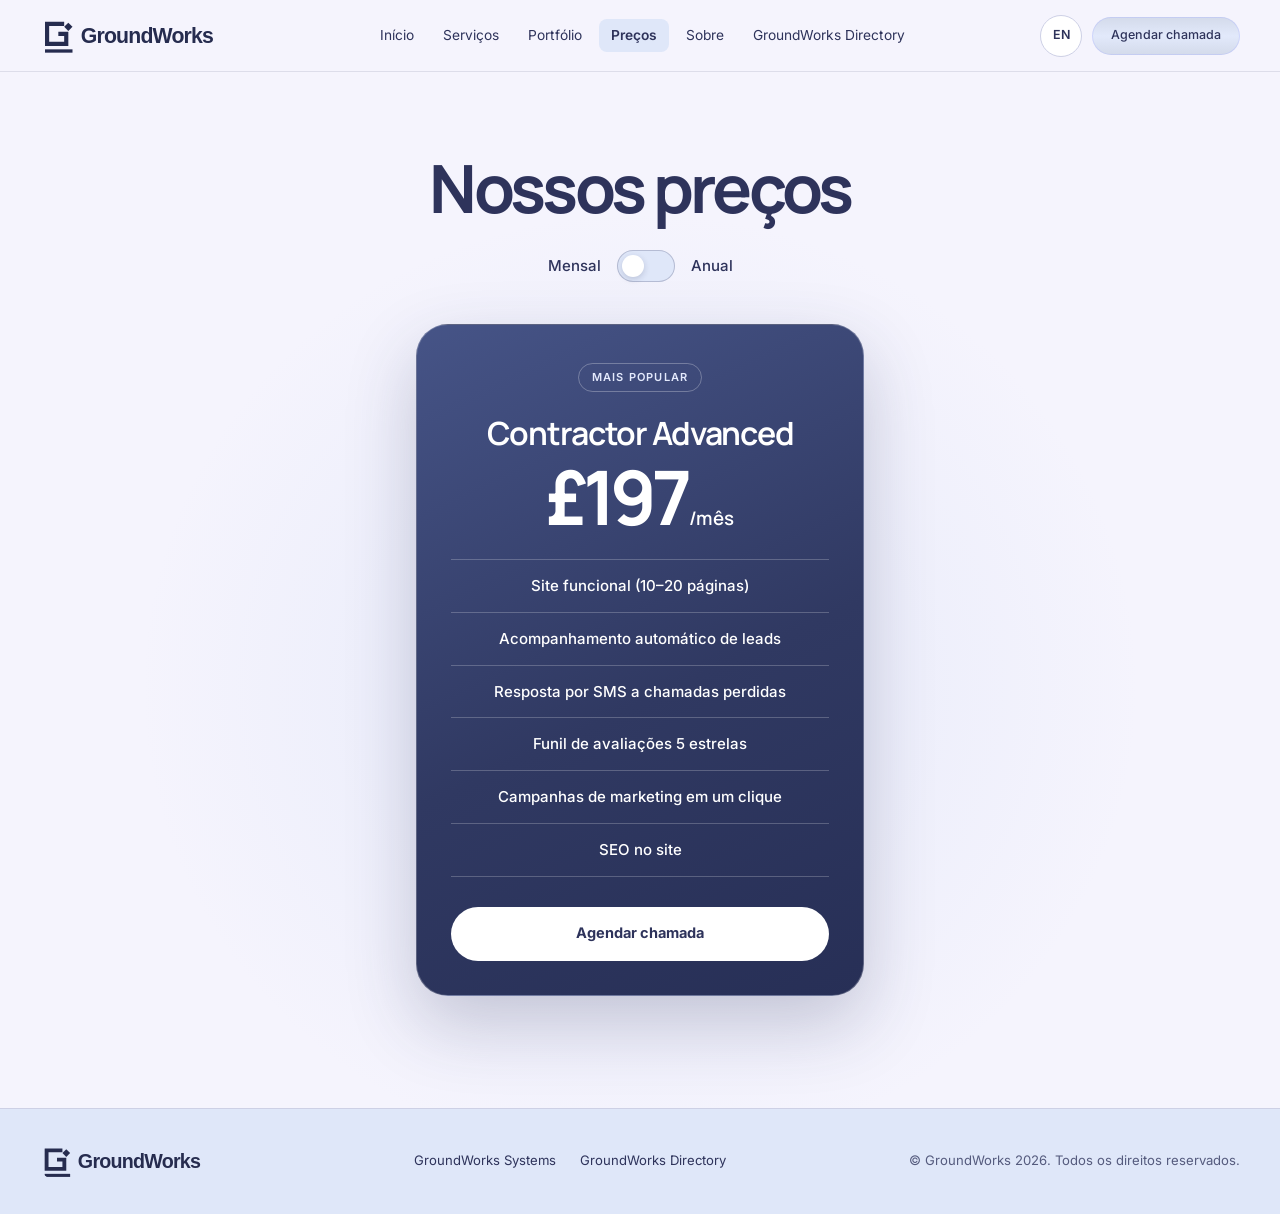
<file: systems/pricing/index.html>
<!doctype html>
<html lang="pt-BR">
  <head>
    <meta charset="UTF-8" />
    <meta name="viewport" content="width=device-width, initial-scale=1" />
    <meta name="description" content="Conheça o plano Contractor Advanced da GroundWorks Systems: £197 por mês ou £1.970 por ano." />
    <title>GroundWorks Systems — Preços</title>
    <link rel="preconnect" href="https://fonts.googleapis.com" />
    <link rel="preconnect" href="https://fonts.gstatic.com" crossorigin />
    <link href="https://fonts.googleapis.com/css2?family=Inter:wght@400;500;600&family=Manrope:wght@400;500;600;700&display=swap" rel="stylesheet" />
    <link rel="icon" type="image/svg+xml" href="../../assets/images/groundworks-favicon.svg" />
    <link rel="stylesheet" href="../styles.css?v=groundworks-header-1" />
    <link rel="stylesheet" href="pricing.css?v=groundworks-pricing-1" />
    <script src="../script.js?v=groundworks-trades-3" defer></script>
    <script src="pricing.js?v=groundworks-pricing-1" defer></script>
    <script src="../i18n.js?v=groundworks-pricing-1" defer></script>
  </head>
  <body class="pricing-page">
    <a class="skip-link" href="#conteudo">Pular para o conteúdo</a>

    <header class="site-header" data-header>
      <div class="container nav-inner">
        <a class="brand header-brand" href="../" aria-label="GroundWorks Systems — Início">
          <img class="brand-logo-image" src="../../assets/images/groundworks-logo-white-v7.svg" alt="GroundWorks" />
        </a>
        <button class="nav-toggle" type="button" aria-label="Abrir menu" aria-controls="main-nav" aria-expanded="false" data-nav-toggle>
          <span></span><span></span>
        </button>
        <nav class="main-nav" id="main-nav" aria-label="Navegação principal" data-nav>
          <a href="../#inicio">Início</a>
          <a href="../#servicos">Serviços</a>
          <a href="../#portfolio">Portfólio</a>
          <a href="./" aria-current="page">Preços</a>
          <a href="../#sobre">Sobre</a>
          <a href="../../">GroundWorks Directory</a>
        </nav>
        <div class="nav-actions">
          <button class="language-button" type="button" data-language aria-label="Mudar idioma para inglês">EN</button>
          <a class="button button-light nav-cta" href="https://wa.me/447404400524" target="_blank" rel="noopener noreferrer" data-whatsapp="call">Agendar chamada</a>
        </div>
      </div>
    </header>

    <main id="conteudo" class="pricing-stage">
      <div class="container pricing-inner">
        <h1>Nossos preços</h1>
        <div class="billing-selector">
          <span>Mensal</span>
          <button class="billing-switch" type="button" role="switch" aria-checked="false" aria-label="Cobrança anual" data-price-toggle><span aria-hidden="true"></span></button>
          <span>Anual</span>
        </div>

        <article class="pricing-card" aria-labelledby="pricing-plan-title">
          <div class="pricing-card-top">
            <span class="pricing-eyebrow">Mais popular</span>
            <h2 id="pricing-plan-title">Contractor Advanced</h2>
            <p class="pricing-price" aria-live="polite"><strong data-price-amount data-i18n-dynamic>£197</strong><span data-price-unit data-i18n-dynamic>/mês</span></p>
          </div>
          <ul class="pricing-features">
            <li>Site funcional (10–20 páginas)</li>
            <li>Acompanhamento automático de leads</li>
            <li>Resposta por SMS a chamadas perdidas</li>
            <li>Funil de avaliações 5 estrelas</li>
            <li>Campanhas de marketing em um clique</li>
            <li>SEO no site</li>
          </ul>
          <a class="button pricing-cta" href="https://wa.me/447404400524" target="_blank" rel="noopener noreferrer" data-pricing-whatsapp>Agendar chamada</a>
        </article>
      </div>
    </main>

    <footer class="pricing-footer">
      <div class="container pricing-footer-inner">
        <a class="brand footer-logo" href="../" aria-label="GroundWorks Systems — Início"><img class="brand-logo-image" src="../../assets/images/groundworks-logo-white-v7.svg" alt="GroundWorks" /></a>
        <div><a href="../">GroundWorks Systems</a><a href="../../">GroundWorks Directory</a></div>
        <span>© GroundWorks 2026. Todos os direitos reservados.</span>
      </div>
    </footer>
  </body>
</html>
</file>
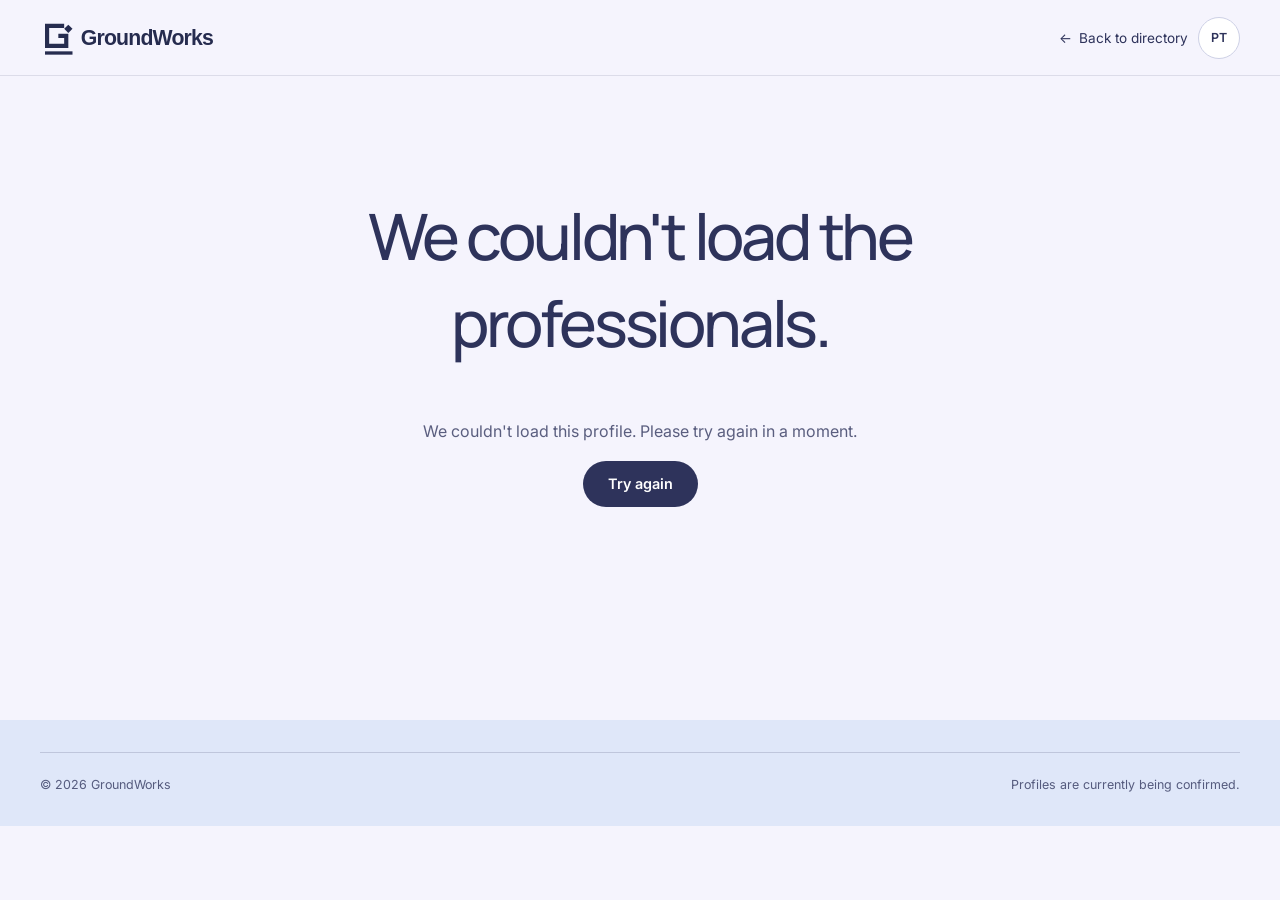
<file: profile.html>
<!doctype html>
<html lang="en-GB">
  <head>
    <meta charset="utf-8" />
    <meta name="viewport" content="width=device-width, initial-scale=1" />
    <meta name="theme-color" content="#2e335b" />
    <title>Professional profile | GroundWorks Directory</title>
    <link rel="preconnect" href="https://fonts.googleapis.com" />
    <link rel="preconnect" href="https://fonts.gstatic.com" crossorigin />
    <link href="https://fonts.googleapis.com/css2?family=Inter:wght@400;500;600&family=Manrope:wght@400;500;600;700&display=swap" rel="stylesheet" />
    <link rel="icon" type="image/svg+xml" href="assets/images/groundworks-favicon.svg" />
    <link rel="stylesheet" href="directory.css?v=groundworks-11" />
  </head>
  <body data-page="profile">
    <header class="site-header site-header-solid" data-header>
      <div class="container nav-shell">
        <a class="brand" href="./" aria-label="GroundWorks Directory">
          <img class="brand-logo-image" src="assets/images/groundworks-logo-white-v7.svg" alt="" width="246" height="48" />
        </a>
        <div class="profile-nav-actions">
          <a class="back-link" href="./"><span aria-hidden="true">←</span> <span data-i18n="profile.back">Back to directory</span></a>
          <button class="language-button" type="button" data-language aria-label="Switch language to Portuguese">PT</button>
        </div>
      </div>
    </header>

    <main class="profile-main">
      <div class="container" data-profile-root>
        <div class="profile-loading" data-profile-loading data-i18n="profile.loading">Loading profile…</div>
      </div>
    </main>

    <footer class="site-footer compact-footer">
      <div class="container footer-meta">
        <span>© <span data-current-year></span> GroundWorks</span>
        <span data-i18n="footer.note">Profiles are currently being confirmed.</span>
      </div>
    </footer>

    <div class="toast" role="status" aria-live="polite" data-toast></div>
    <script src="data/config.js"></script>
    <script src="directory.js?v=groundworks-14"></script>
  </body>
</html>
</file>
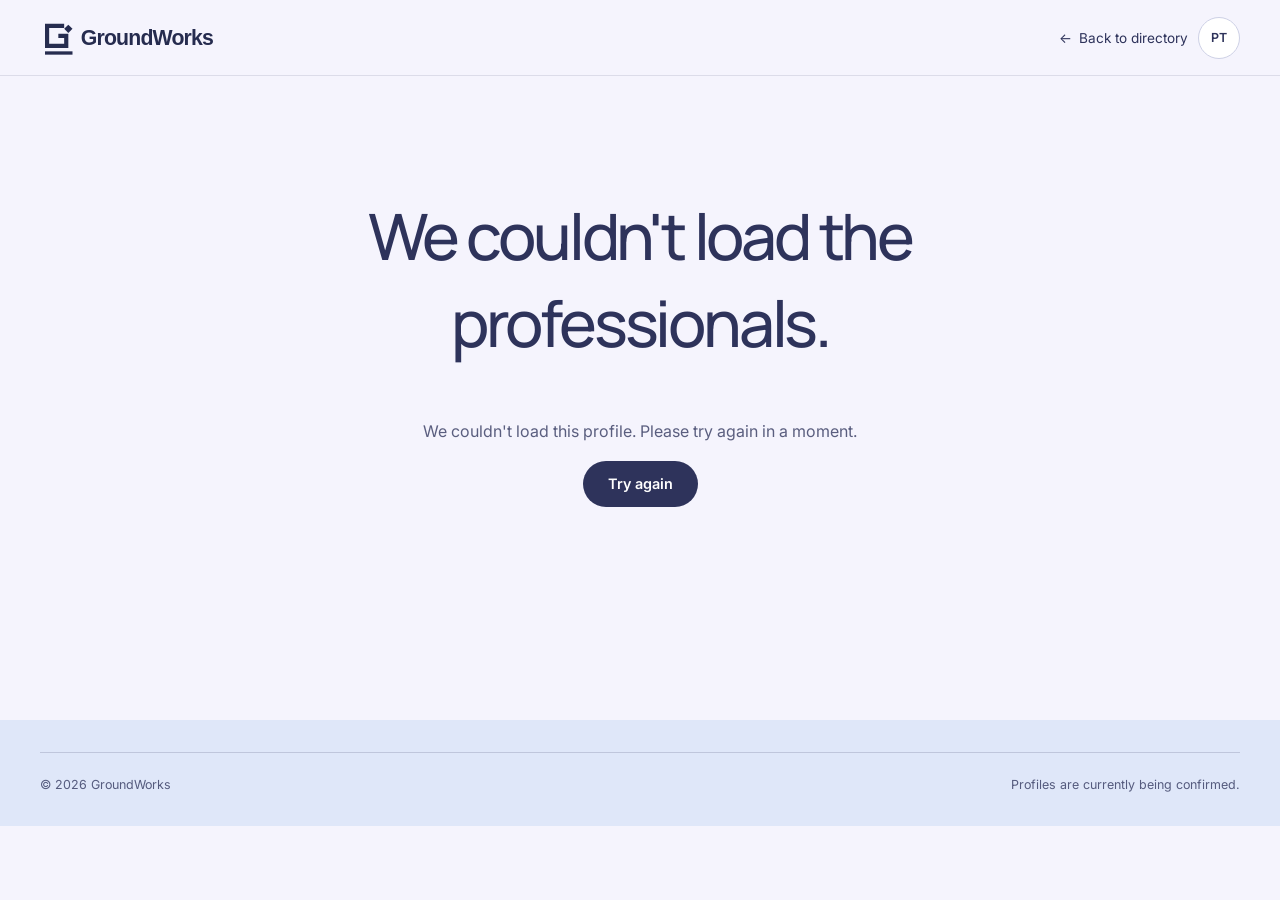
<file: directory/profile.html>
<!doctype html>
<html lang="pt-BR">
  <head>
    <meta charset="utf-8" />
    <meta name="viewport" content="width=device-width, initial-scale=1" />
    <meta name="robots" content="noindex" />
    <title>GroundWorks Directory</title>
    <script>location.replace("../profile.html" + location.search + location.hash);</script>
  </head>
  <body>
    <p>Este perfil foi movido para o <a href="../">diretório</a>.</p>
  </body>
</html>
</file>
<file: directory.css>
:root {
  --canvas: #f5f4fd;
  --ink: #2e335b;
  --ink-rgb: 46, 51, 91;
  --ink-muted: rgba(46, 51, 91, 0.78);
  --surface: #dfe7f9;
  --surface-soft: #ebeffa;
  --border: #cdd0e5;
  --button-a: #d4dbeb;
  --button-b: #e2e9fb;
  --white: #ffffff;
  --font-heading: "Manrope", ui-sans-serif, system-ui, sans-serif;
  --font-body: "Inter", ui-sans-serif, system-ui, sans-serif;
  --container: 1200px;
  --radius-sm: 12px;
  --radius-md: 16px;
  --radius-lg: 20px;
  --radius-xl: 32px;
  --radius-pill: 999px;
  --shadow-soft: 0 22px 65px rgba(37, 46, 88, 0.13);
  --ease-out: cubic-bezier(0.22, 1, 0.36, 1);
}

*, *::before, *::after { box-sizing: border-box; }

html { scroll-behavior: smooth; }

body {
  margin: 0;
  background: var(--canvas);
  color: var(--ink);
  font-family: var(--font-heading);
  -webkit-font-smoothing: antialiased;
}

body.nav-open { overflow: hidden; }

button, input, select { font: inherit; }
button, a { -webkit-tap-highlight-color: transparent; }
button { color: inherit; }
a { color: inherit; text-decoration: none; }
svg { display: block; }
[hidden] { display: none !important; }

:focus-visible {
  outline: 3px solid rgba(var(--ink-rgb), 0.28);
  outline-offset: 3px;
}

.container {
  width: min(calc(100% - 64px), var(--container));
  margin-inline: auto;
}

.site-header {
  position: fixed;
  z-index: 50;
  top: 0;
  right: 0;
  left: 0;
  height: 76px;
  border-bottom: 1px solid rgba(255, 255, 255, 0.12);
  background: rgba(28, 34, 68, 0.14);
  color: var(--white);
  backdrop-filter: blur(12px);
  transition: background 280ms ease, border-color 280ms ease, color 280ms ease;
}

.site-header.is-scrolled,
.site-header.is-open,
.site-header-solid {
  border-color: rgba(var(--ink-rgb), 0.12);
  background: rgba(245, 244, 253, 0.94);
  color: var(--ink);
}

.nav-shell {
  display: flex;
  align-items: center;
  height: 100%;
  gap: 28px;
}

.brand {
  display: inline-flex;
  flex: 0 0 auto;
  align-items: center;
  gap: 11px;
}

.brand-logo-image { display: block; width: 205px; height: 40px; object-fit: contain; }
.site-header.is-scrolled .brand-logo-image,
.site-header.is-open .brand-logo-image,
.site-header-solid .brand-logo-image,
.brand-dark .brand-logo-image { filter: brightness(0) saturate(100%) invert(19%) sepia(16%) saturate(1604%) hue-rotate(194deg) brightness(90%); }
.footer-brand .brand-logo-image { width: 220px; height: 43px; }

.brand-mark {
  display: grid;
  width: 38px;
  height: 38px;
  place-items: center;
  border: 1px solid rgba(255, 255, 255, 0.25);
  border-radius: 13px;
  background: rgba(255, 255, 255, 0.16);
}

.site-header.is-scrolled .brand-mark,
.site-header.is-open .brand-mark,
.site-header-solid .brand-mark,
.brand-dark .brand-mark {
  border-color: transparent;
  background: var(--ink);
  color: var(--white);
}

.brand-mark svg { width: 25px; height: 25px; fill: currentColor; }

.brand-copy { display: grid; line-height: 1; }
.brand-copy strong { font-size: 0.96rem; font-weight: 700; letter-spacing: -0.02em; }
.brand-copy small { margin-top: 5px; font-family: var(--font-body); font-size: 0.68rem; letter-spacing: 0.16em; text-transform: uppercase; }

.main-nav {
  display: flex;
  align-items: center;
  margin-left: auto;
  gap: 4px;
}

.main-nav a,
.nav-link-button {
  padding: 8px 11px;
  border: 0;
  border-radius: 8px;
  background: transparent;
  color: inherit;
  font-family: var(--font-body);
  font-size: 0.88rem;
  cursor: pointer;
  transition: background 200ms ease;
}

.mobile-register-link { display: none; }

.main-nav a:hover,
.nav-link-button:hover { background: rgba(255, 255, 255, 0.12); }
.site-header.is-scrolled .main-nav a:hover,
.site-header.is-scrolled .nav-link-button:hover,
.site-header.is-open .main-nav a:hover,
.site-header.is-open .nav-link-button:hover,
.site-header-solid .main-nav a:hover,
.site-header-solid .nav-link-button:hover { background: var(--surface); }

.nav-actions,
.profile-nav-actions { display: flex; align-items: center; gap: 10px; }

.language-button {
  display: grid;
  min-width: 42px;
  height: 42px;
  place-items: center;
  border: 1px solid rgba(255, 255, 255, 0.3);
  border-radius: var(--radius-pill);
  background: rgba(255, 255, 255, 0.08);
  color: inherit;
  font-family: var(--font-body);
  font-size: 0.78rem;
  font-weight: 600;
  cursor: pointer;
}

.site-header.is-scrolled .language-button,
.site-header.is-open .language-button,
.site-header-solid .language-button {
  border-color: var(--border);
  background: var(--white);
}

.button {
  display: inline-flex;
  min-height: 46px;
  align-items: center;
  justify-content: center;
  gap: 9px;
  padding: 11px 24px;
  border: 1px solid transparent;
  border-radius: var(--radius-pill);
  font-family: var(--font-body);
  font-size: 0.9rem;
  font-weight: 600;
  cursor: pointer;
  transition: transform 260ms var(--ease-out), background 220ms ease, border-color 220ms ease;
}

.button:hover { transform: translateY(-2px); }
.button-light { border-color: rgba(var(--ink-rgb), 0.15); background: linear-gradient(180deg, var(--button-a), var(--button-b) 50%, var(--button-a)); color: var(--ink); }
.button-dark { background: var(--ink); color: var(--white); }
.button-outline { border-color: var(--border); background: transparent; color: var(--ink); }
.button-outline:hover { background: var(--surface); }

.nav-register { min-height: 42px; padding: 9px 18px; font-size: 0.82rem; }

.nav-toggle {
  display: none;
  width: 42px;
  height: 42px;
  margin-left: auto;
  padding: 0;
  border: 1px solid rgba(255, 255, 255, 0.25);
  border-radius: 50%;
  background: transparent;
}

.nav-toggle span { display: block; width: 16px; height: 1.5px; margin: 5px auto; background: currentColor; transition: transform 220ms ease; }
.nav-toggle[aria-expanded="true"] span:first-child { transform: translateY(3.25px) rotate(45deg); }
.nav-toggle[aria-expanded="true"] span:last-child { transform: translateY(-3.25px) rotate(-45deg); }

.directory-hero {
  position: relative;
  min-height: 600px;
  overflow: hidden;
  background-color: var(--ink);
  background-image: url("assets/images/london-hero.jpg");
  background-position: center 42%;
  background-size: cover;
  color: var(--white);
}

.hero-overlay {
  position: absolute;
  inset: 0;
  background:
    radial-gradient(circle at 78% 20%, rgba(167, 190, 239, 0.08), transparent 34%),
    linear-gradient(90deg, rgba(28, 34, 68, 0.88) 0%, rgba(34, 42, 82, 0.63) 52%, rgba(36, 43, 78, 0.34) 100%),
    linear-gradient(0deg, var(--canvas) 0%, rgba(245, 244, 253, 0) 18%);
}

.hero-content { position: relative; z-index: 1; display: flex; min-height: 600px; flex-direction: column; justify-content: center; padding-top: 86px; padding-bottom: 72px; }
.hero-heading { max-width: 790px; }
.eyebrow { display: inline-block; font-family: var(--font-body); font-size: 0.77rem; font-weight: 600; letter-spacing: 0.13em; text-transform: uppercase; }
.eyebrow-on-dark { color: rgba(255, 255, 255, 0.76); }
.hero-heading h1 { max-width: 760px; margin: 18px 0 16px; font-size: clamp(2.7rem, 5.2vw, 4.7rem); font-weight: 600; line-height: 1.04; letter-spacing: -0.055em; }
.hero-heading p { max-width: 610px; margin: 0; color: rgba(255, 255, 255, 0.82); font-family: var(--font-body); font-size: 1.04rem; line-height: 1.65; }

.search-panel {
  display: grid;
  grid-template-columns: minmax(220px, 1fr) 1px minmax(220px, 1fr) auto;
  align-items: center;
  width: min(100%, 930px);
  margin-top: 38px;
  padding: 9px;
  border: 1px solid rgba(255, 255, 255, 0.2);
  border-radius: 21px;
  background: rgba(255, 255, 255, 0.94);
  box-shadow: var(--shadow-soft);
  color: var(--ink);
  backdrop-filter: blur(18px);
}

.search-field { display: flex; min-width: 0; align-items: center; gap: 14px; padding: 8px 17px; }
.field-icon { flex: 0 0 auto; color: var(--ink); }
.field-icon svg, .search-button svg, .empty-icon svg { width: 22px; height: 22px; fill: none; stroke: currentColor; stroke-width: 1.7; stroke-linecap: round; stroke-linejoin: round; }
.field-copy { display: grid; width: 100%; min-width: 0; gap: 2px; }
.field-copy > span { font-family: var(--font-body); font-size: 0.69rem; font-weight: 600; letter-spacing: 0.06em; text-transform: uppercase; }
.field-copy select { width: 100%; padding: 2px 24px 2px 0; border: 0; outline: 0; background: transparent; color: var(--ink-muted); font-family: var(--font-body); font-size: 0.91rem; cursor: pointer; }
.search-divider { width: 1px; height: 42px; background: var(--border); }
.search-button { min-height: 58px; padding-inline: 28px; }

.category-rail { padding: 78px 0 88px; }
.rail-heading, .listings-toolbar { display: flex; align-items: flex-end; justify-content: space-between; gap: 32px; }
.rail-heading h2, .listings-toolbar h2 { max-width: 680px; margin: 10px 0 0; font-size: clamp(2rem, 4vw, 3.25rem); font-weight: 500; line-height: 1.1; letter-spacing: -0.045em; }
.rail-controls { display: flex; gap: 8px; }
.rail-controls button { width: 45px; height: 45px; border: 1px solid var(--border); border-radius: 50%; background: transparent; font-size: 1.1rem; cursor: pointer; }
.rail-controls button:hover { background: var(--surface); }

.category-track {
  display: grid;
  grid-auto-columns: minmax(180px, 1fr);
  grid-auto-flow: column;
  gap: 12px;
  margin-top: 36px;
  padding: 2px 2px 10px;
  overflow-x: auto;
  scroll-behavior: smooth;
  scrollbar-width: none;
}
.category-track::-webkit-scrollbar { display: none; }

.category-card {
  display: grid;
  min-height: 150px;
  align-content: space-between;
  padding: 20px;
  border: 1px solid rgba(var(--ink-rgb), 0.11);
  border-radius: var(--radius-md);
  background: var(--white);
  text-align: left;
  cursor: pointer;
  transition: transform 280ms var(--ease-out), background 220ms ease, color 220ms ease;
}
.category-card:hover, .category-card.is-active { background: var(--ink); color: var(--white); transform: translateY(-4px); }
.category-card-icon { display: grid; width: 45px; height: 45px; place-items: center; border-radius: 50%; background: var(--surface); color: var(--ink); }
.category-card-icon svg, .trader-visual svg, .profile-visual svg { width: 23px; height: 23px; fill: none; stroke: currentColor; stroke-width: 1.7; stroke-linecap: round; stroke-linejoin: round; }
.category-card strong { font-size: 1.05rem; font-weight: 500; }

.listings-section { padding: 106px 0 120px; border-radius: 42px 42px 0 0; background: var(--white); }
.result-summary { margin: 13px 0 0; color: var(--ink-muted); font-family: var(--font-body); font-size: 0.94rem; }
.directory-loading { margin: 42px 0 0; color: var(--ink-muted); font-family: var(--font-body); font-size: 0.94rem; }
.sort-control { display: grid; min-width: 210px; gap: 7px; font-family: var(--font-body); font-size: 0.72rem; font-weight: 600; letter-spacing: 0.05em; text-transform: uppercase; }
.sort-control select { min-height: 46px; padding: 0 42px 0 16px; border: 1px solid var(--border); border-radius: var(--radius-pill); background: var(--canvas); color: var(--ink); font-family: var(--font-body); font-size: 0.86rem; text-transform: none; }

.active-filter { display: inline-flex; align-items: center; gap: 12px; margin-top: 24px; padding: 8px 9px 8px 15px; border: 1px solid var(--border); border-radius: var(--radius-pill); background: var(--canvas); font-family: var(--font-body); font-size: 0.82rem; }
.active-filter button { padding: 7px 11px; border: 0; border-radius: var(--radius-pill); background: var(--surface); color: var(--ink); font-size: 0.75rem; cursor: pointer; }

.trader-grid { display: grid; grid-template-columns: repeat(3, minmax(0, 1fr)); gap: 20px; margin-top: 42px; }
.trader-card { display: flex; min-width: 0; flex-direction: column; overflow: hidden; border: 1px solid rgba(var(--ink-rgb), 0.12); border-radius: var(--radius-lg); background: var(--canvas); transition: transform 300ms var(--ease-out), border-color 220ms ease; }
.trader-card:hover { border-color: rgba(var(--ink-rgb), 0.3); transform: translateY(-5px); }
.trader-visual { display: flex; min-height: 128px; align-items: flex-start; justify-content: space-between; padding: 20px; background: var(--surface); }
.trader-visual.has-image { min-height: 190px; padding: 0; }
.trader-visual.has-image img { display: block; width: 100%; height: 190px; object-fit: cover; }
.trader-visual-icon { display: grid; width: 50px; height: 50px; place-items: center; border-radius: 50%; background: var(--ink); color: var(--white); }
.trader-initials { color: rgba(var(--ink-rgb), 0.12); font-size: 3.5rem; font-weight: 700; line-height: 1; letter-spacing: -0.08em; }
.trader-content { display: flex; flex: 1; flex-direction: column; padding: 22px; }
.category-label { color: var(--ink-muted); font-family: var(--font-body); font-size: 0.71rem; font-weight: 600; letter-spacing: 0.1em; text-transform: uppercase; }
.trader-content h3 { min-height: 2.55em; margin: 9px 0 13px; font-size: 1.28rem; font-weight: 500; line-height: 1.27; letter-spacing: -0.025em; }
.location-row { display: flex; align-items: center; gap: 7px; color: var(--ink-muted); font-family: var(--font-body); font-size: 0.84rem; }
.location-row svg { width: 17px; height: 17px; fill: none; stroke: currentColor; stroke-width: 1.7; }
.service-tags { display: flex; flex-wrap: wrap; gap: 6px; margin: 18px 0 21px; }
.service-tag { padding: 6px 9px; border: 1px solid var(--border); border-radius: var(--radius-pill); background: rgba(255, 255, 255, 0.68); font-family: var(--font-body); font-size: 0.7rem; }
.card-actions { display: grid; grid-template-columns: 1fr 1fr; gap: 8px; margin-top: auto; }
.card-action { display: inline-flex; min-height: 42px; align-items: center; justify-content: center; padding: 9px 11px; border: 1px solid var(--border); border-radius: var(--radius-pill); background: transparent; color: var(--ink); font-family: var(--font-body); font-size: 0.76rem; font-weight: 600; cursor: pointer; }
.card-action:hover { background: var(--surface); }
.card-action-primary { border-color: var(--ink); background: var(--ink); color: var(--white); }
.card-action-primary:hover { background: #222747; }
.card-action.is-revealed { grid-column: 1 / -1; background: var(--surface); }
.card-profile-link { margin-top: 9px; text-align: center; font-family: var(--font-body); font-size: 0.77rem; font-weight: 600; text-decoration: underline; text-decoration-color: rgba(var(--ink-rgb), 0.25); text-underline-offset: 4px; }

.empty-state { max-width: 470px; margin: 64px auto 0; text-align: center; }
.empty-icon { display: grid; width: 68px; height: 68px; margin: 0 auto 20px; place-items: center; border-radius: 50%; background: var(--surface); }
.empty-state h3 { margin: 0 0 9px; font-size: 1.55rem; font-weight: 500; }
.empty-state p { margin: 0 0 24px; color: var(--ink-muted); font-family: var(--font-body); }
.load-more-wrap { display: flex; justify-content: center; margin-top: 42px; }

.join-section { padding: 110px 0; background: var(--white); }
.join-card { display: grid; grid-template-columns: 1.2fr 0.8fr; align-items: end; gap: 64px; min-height: 330px; padding: 62px; border-radius: var(--radius-xl); background: var(--ink); color: var(--white); }
.join-card h2 { max-width: 650px; margin: 14px 0 0; font-size: clamp(2.3rem, 4.5vw, 4rem); font-weight: 500; line-height: 1.06; letter-spacing: -0.05em; }
.join-action { display: grid; justify-items: start; gap: 20px; }
.join-action p { margin: 0; color: rgba(255, 255, 255, 0.72); font-family: var(--font-body); line-height: 1.55; }

.site-footer { padding: 70px 0 34px; background: var(--surface); }
.footer-grid { display: grid; grid-template-columns: 1.4fr 1fr; gap: 50px; }
.brand-dark { color: var(--ink); }
.footer-brand p { max-width: 390px; margin: 22px 0 0; color: var(--ink-muted); font-family: var(--font-body); font-size: 0.9rem; line-height: 1.6; }
.footer-links { display: flex; align-items: center; justify-content: flex-end; gap: 20px; font-family: var(--font-body); font-size: 0.86rem; }
.footer-links button { padding: 0; border: 0; background: transparent; cursor: pointer; }
.footer-meta { display: flex; grid-column: 1 / -1; align-items: center; justify-content: space-between; margin-top: 36px; padding-top: 24px; border-top: 1px solid rgba(var(--ink-rgb), 0.18); color: var(--ink-muted); font-family: var(--font-body); font-size: 0.78rem; }
.compact-footer { padding-top: 32px; }
.compact-footer .footer-meta { margin-top: 0; }

.toast { position: fixed; z-index: 100; right: 24px; bottom: 24px; max-width: min(360px, calc(100vw - 40px)); padding: 14px 18px; border-radius: var(--radius-md); background: var(--ink); color: var(--white); font-family: var(--font-body); font-size: 0.84rem; line-height: 1.45; opacity: 0; pointer-events: none; transform: translateY(12px); transition: opacity 220ms ease, transform 220ms ease; }
.toast.is-visible { opacity: 1; transform: translateY(0); }

/* Profile */
.profile-main { min-height: calc(100vh - 180px); padding: 132px 0 90px; }
.profile-nav-actions { margin-left: auto; }
.back-link { display: inline-flex; align-items: center; gap: 7px; font-family: var(--font-body); font-size: 0.85rem; }
.profile-loading { padding: 80px 0; color: var(--ink-muted); font-family: var(--font-body); text-align: center; }
.profile-breadcrumb { display: flex; align-items: center; gap: 8px; margin-bottom: 24px; color: var(--ink-muted); font-family: var(--font-body); font-size: 0.8rem; }
.profile-breadcrumb a { text-decoration: underline; text-underline-offset: 3px; }
.profile-card { display: grid; grid-template-columns: minmax(280px, 0.7fr) minmax(0, 1.3fr); overflow: hidden; border: 1px solid rgba(var(--ink-rgb), 0.12); border-radius: var(--radius-xl); background: var(--white); box-shadow: var(--shadow-soft); }
.profile-visual { display: flex; min-height: 520px; flex-direction: column; justify-content: space-between; padding: 44px; background: var(--surface); }
.profile-visual.has-image { padding: 0; }
.profile-visual.has-image img { display: block; width: 100%; height: 100%; min-height: 520px; object-fit: cover; }
.profile-visual.has-image.is-contained-image { align-items: stretch; justify-content: center; background: #11100f; }
.profile-visual.has-image.is-contained-image img { object-fit: contain; object-position: center; }
.profile-visual-icon { display: grid; width: 72px; height: 72px; place-items: center; border-radius: 50%; background: var(--ink); color: var(--white); }
.profile-visual-icon svg { width: 32px; height: 32px; }
.profile-initials { color: rgba(var(--ink-rgb), 0.13); font-size: clamp(5rem, 10vw, 8.5rem); font-weight: 700; line-height: 0.8; letter-spacing: -0.1em; }
.profile-content { display: flex; flex-direction: column; justify-content: center; padding: clamp(38px, 7vw, 80px); }
.profile-content h1 { max-width: 720px; margin: 12px 0 20px; font-size: clamp(2.3rem, 5vw, 4.5rem); font-weight: 500; line-height: 1.03; letter-spacing: -0.055em; }
.profile-description { margin: 0 0 20px; color: var(--ink-muted); font-family: var(--font-body); font-size: 1rem; line-height: 1.6; }
.profile-location { margin-bottom: 29px; }
.profile-section { margin-top: 30px; }
.profile-section h2 { margin: 0 0 12px; font-size: 1rem; font-weight: 600; }
.profile-services { display: flex; flex-wrap: wrap; gap: 8px; }
.profile-services .service-tag { padding: 8px 12px; background: var(--canvas); font-size: 0.78rem; }
.profile-social-section { padding-top: 2px; }
.profile-social-links { display: flex; flex-wrap: wrap; gap: 9px; }
.profile-social-link {
  display: inline-flex;
  min-height: 42px;
  align-items: center;
  gap: 8px;
  padding: 9px 14px;
  border: 1px solid var(--border);
  border-radius: var(--radius-pill);
  background: var(--canvas);
  color: var(--ink);
  font-family: var(--font-body);
  font-size: 0.78rem;
  font-weight: 600;
  transition: transform 220ms var(--ease-out), background 180ms ease, border-color 180ms ease;
}
.profile-social-link:hover { border-color: rgba(var(--ink-rgb), 0.34); background: var(--surface); transform: translateY(-2px); }
.profile-social-link svg { width: 18px; height: 18px; fill: none; stroke: currentColor; stroke-width: 1.8; stroke-linecap: round; stroke-linejoin: round; }
.profile-actions { display: flex; flex-wrap: wrap; gap: 10px; margin-top: 38px; }
.profile-notice { margin-top: 30px; padding-top: 22px; border-top: 1px solid var(--border); color: var(--ink-muted); font-family: var(--font-body); font-size: 0.8rem; line-height: 1.55; }
.profile-not-found { max-width: 620px; margin: 60px auto; text-align: center; }
.profile-not-found h1 { font-size: clamp(2.2rem, 5vw, 4rem); font-weight: 500; letter-spacing: -0.05em; }
.profile-not-found p { color: var(--ink-muted); font-family: var(--font-body); line-height: 1.6; }

@media (min-width: 1440px) { :root { --container: 1270px; } }

@media (max-width: 1080px) {
  .main-nav { gap: 0; }
  .main-nav a, .nav-link-button { padding-inline: 8px; font-size: 0.81rem; }
  .nav-register { display: none; }
  .trader-grid { grid-template-columns: repeat(2, minmax(0, 1fr)); }
}

@media (max-width: 820px) {
  .container { width: min(calc(100% - 40px), var(--container)); }
  .nav-toggle { display: block; order: 2; }
  .nav-actions { order: 3; margin-left: 0; }
  .main-nav { position: fixed; z-index: 49; top: 76px; right: 0; left: 0; display: grid; margin: 0; padding: 20px; border-bottom: 1px solid var(--border); background: var(--canvas); color: var(--ink); opacity: 0; pointer-events: none; transform: translateY(-12px); transition: opacity 220ms ease, transform 220ms ease; }
  .main-nav.is-open { opacity: 1; pointer-events: auto; transform: translateY(0); }
  .main-nav a, .nav-link-button { padding: 13px 10px; text-align: left; }
  .main-nav .mobile-register-link { display: block; }
  .brand { margin-right: auto; }
  .directory-hero, .hero-content { min-height: 650px; }
  .hero-content { padding-top: 112px; }
  .search-panel { grid-template-columns: 1fr 1px 1fr; }
  .search-button { grid-column: 1 / -1; margin-top: 4px; }
  .rail-heading, .listings-toolbar { align-items: flex-start; flex-direction: column; }
  .sort-control { width: 100%; }
  .join-card { grid-template-columns: 1fr; gap: 38px; padding: 48px; }
  .footer-grid { grid-template-columns: 1fr; }
  .footer-links { justify-content: flex-start; flex-wrap: wrap; }
  .profile-card { grid-template-columns: 1fr; }
  .profile-visual { min-height: 280px; }
  .profile-visual.has-image img { height: 280px; min-height: 280px; }
  .profile-visual.has-image.is-contained-image,
  .profile-visual.has-image.is-contained-image img { height: clamp(320px, 64vw, 500px); min-height: clamp(320px, 64vw, 500px); }
}

@media (max-width: 560px) {
  .container { width: min(calc(100% - 32px), var(--container)); }
  .site-header { height: 70px; }
  .nav-shell { display: grid; grid-template-columns: minmax(0, 1fr) auto auto; gap: 8px; }
  .site-header-solid .nav-shell { grid-template-columns: minmax(0, 1fr) auto; }
  .main-nav { top: 70px; }
  .brand { min-width: 0; margin-right: 0; }
  .brand-logo-image { width: min(165px, 100%); height: 35px; }
  .brand-copy strong { font-size: 0.85rem; }
  .brand-copy small { font-size: 0.59rem; }
  .nav-actions { order: 0; margin: 0; gap: 6px; }
  .language-button, .nav-toggle { width: 38px; min-width: 38px; height: 38px; }
  .nav-toggle { order: 0; margin: 0; }
  .profile-nav-actions { min-width: 0; }
  .directory-hero, .hero-content { min-height: 700px; }
  .hero-content { justify-content: flex-start; padding-top: 138px; padding-bottom: 50px; }
  .hero-heading h1 { font-size: clamp(2.35rem, 11vw, 3.2rem); }
  .hero-heading p { font-size: 0.94rem; line-height: 1.55; }
  .search-panel { grid-template-columns: 1fr; margin-top: 28px; border-radius: 18px; }
  .search-divider { width: 100%; height: 1px; }
  .search-field { min-height: 67px; }
  .search-button { grid-column: auto; }
  .category-rail { padding: 62px 0 70px; }
  .rail-controls { display: none; }
  .category-track { grid-auto-columns: 155px; margin-top: 28px; }
  .category-card { min-height: 138px; padding: 16px; }
  .listings-section { padding: 74px 0 88px; border-radius: 28px 28px 0 0; }
  .trader-grid { grid-template-columns: 1fr; margin-top: 32px; }
  .trader-content h3 { min-height: auto; }
  .join-section { padding: 70px 0; }
  .join-card { min-height: auto; padding: 34px 26px; border-radius: 24px; }
  .footer-meta { align-items: flex-start; flex-direction: column; gap: 8px; }
  .profile-nav-actions .back-link { display: none; }
  .profile-main { padding-top: 106px; }
  .profile-card { border-radius: 22px; }
  .profile-visual { min-height: 220px; padding: 28px; }
  .profile-visual.has-image img { height: 220px; min-height: 220px; }
  .profile-visual.has-image.is-contained-image,
  .profile-visual.has-image.is-contained-image img { height: min(calc(100vw - 32px), 420px); min-height: min(calc(100vw - 32px), 420px); }
  .profile-content { padding: 32px 24px; }
  .profile-actions { flex-direction: column; }
  .profile-actions .button { width: 100%; }
  .toast { right: 16px; bottom: 16px; }
}

@media (prefers-reduced-motion: reduce) {
  html { scroll-behavior: auto; }
  *, *::before, *::after { scroll-behavior: auto !important; transition-duration: 0.01ms !important; animation-duration: 0.01ms !important; }
}
</file>
<file: demo-brelectrical/styles.css>
:root{--navy:#081426;--navy-2:#0d2038;--navy-3:#132d4a;--blue:#1e73e8;--cyan:#7de8ff;--yellow:#efff35;--white:#fff;--cream:#f4f5f0;--ink:#101927;--muted:#627084;--line:#dce1e6;--font:"Manrope",sans-serif;--body:"DM Sans",sans-serif;--shadow:0 24px 60px rgba(8,20,38,.16)}*{box-sizing:border-box}html{scroll-behavior:smooth}body{margin:0;font-family:var(--body);color:var(--ink);background:#fff}body.menu-open{overflow:hidden}a{color:inherit;text-decoration:none}img{display:block;max-width:100%}button,input,select,textarea{font:inherit}.container{width:min(1180px,calc(100% - 48px));margin:0 auto}.skip-link{position:fixed;top:-80px;left:16px;z-index:200;background:#fff;color:#000;padding:12px 16px;border-radius:6px}.skip-link:focus{top:16px}.concept-bar{height:33px;background:var(--yellow);color:#142036;display:flex;align-items:center;justify-content:center;gap:32px;font:700 9px/1 var(--font);letter-spacing:.08em;text-transform:uppercase}.concept-bar a{border-bottom:1px solid currentColor}.site-header{position:sticky;z-index:100;top:0;background:rgba(255,255,255,.94);backdrop-filter:blur(14px);border-bottom:1px solid rgba(9,25,43,.08)}.header-inner{height:78px;display:flex;align-items:center;gap:28px}.brand{display:flex;align-items:center;gap:11px;flex:none}.brand img{width:42px;height:42px;border-radius:8px}.brand span{display:flex;flex-direction:column}.brand strong{font:800 16px/1 var(--font);letter-spacing:-.04em}.brand small{font:700 8px/1.5 var(--font);letter-spacing:.16em;text-transform:uppercase;color:#738094}.main-nav{display:flex;align-items:center;justify-content:center;gap:26px;margin-left:auto}.main-nav a{font:700 11px/1 var(--font);color:#334157}.main-nav a:hover{color:var(--blue)}.button{border:0;border-radius:7px;padding:13px 18px;display:inline-flex;align-items:center;justify-content:center;gap:12px;font:800 11px/1 var(--font);cursor:pointer;transition:transform .2s,box-shadow .2s,background .2s}.button:hover{transform:translateY(-2px)}.button-header{background:var(--navy);color:#fff;white-space:nowrap}.pulse{width:7px;height:7px;border-radius:50%;background:#65e68c;box-shadow:0 0 0 4px rgba(101,230,140,.15)}.menu-toggle{display:none}.hero{min-height:760px;position:relative;background:linear-gradient(92deg,rgba(5,17,31,.97) 0%,rgba(5,17,31,.91) 45%,rgba(5,17,31,.35) 76%,rgba(5,17,31,.48) 100%),url("assets/home-1.jpg") center/cover no-repeat;color:#fff}.hero:before{content:"";position:absolute;inset:0;background:linear-gradient(180deg,transparent 65%,rgba(5,17,31,.25))}.hero-grid{position:relative;display:grid;grid-template-columns:1.25fr .75fr;gap:80px;align-items:center;padding-top:105px;padding-bottom:165px}.eyebrow,.section-kicker{display:inline-flex;align-items:center;gap:9px;font:800 10px/1 var(--font);letter-spacing:.14em;text-transform:uppercase}.eyebrow{color:#d8e4f1;border:1px solid rgba(255,255,255,.18);border-radius:99px;padding:9px 13px;background:rgba(255,255,255,.06)}.live-dot{width:7px;height:7px;border-radius:50%;background:#65e68c;box-shadow:0 0 0 4px rgba(101,230,140,.13)}.hero h1{font:800 clamp(50px,5.5vw,84px)/.98 var(--font);letter-spacing:-.075em;margin:26px 0 23px}.hero h1 em,.expertise h2 em{font-style:normal;color:var(--yellow)}.hero-copy>p{font-size:16px;line-height:1.78;color:#ced9e5;max-width:590px;margin:0 0 29px}.hero-actions{display:flex;gap:12px;flex-wrap:wrap}.button-primary{background:var(--yellow);color:#101a27;box-shadow:0 10px 30px rgba(239,255,53,.14)}.button-primary:hover{box-shadow:0 15px 36px rgba(239,255,53,.22)}.button-ghost{color:#fff;border:1px solid rgba(255,255,255,.38);background:rgba(255,255,255,.04)}.hero-proof{display:flex;align-items:center;gap:16px;margin-top:48px;color:#d3deea}.proof-stars{color:var(--yellow);font-size:14px;letter-spacing:.16em}.hero-proof div:last-child{display:flex;flex-direction:column;border-left:1px solid rgba(255,255,255,.2);padding-left:16px}.hero-proof strong{font:700 11px/1.4 var(--font);color:#fff}.hero-proof span{font-size:10px;line-height:1.5;max-width:360px}.emergency-card{justify-self:end;width:min(100%,360px);padding:30px;border:1px solid rgba(255,255,255,.17);border-radius:15px;background:rgba(10,30,51,.72);backdrop-filter:blur(14px);box-shadow:0 25px 60px rgba(0,0,0,.2)}.emergency-top{display:flex;justify-content:space-between;align-items:center;color:var(--cyan);font:800 9px/1 var(--font);letter-spacing:.14em;text-transform:uppercase}.emergency-top b{display:grid;place-items:center;width:52px;height:52px;border-radius:50%;background:var(--yellow);color:var(--navy);font-size:14px}.emergency-card h2{font:800 29px/1.08 var(--font);letter-spacing:-.05em;margin:17px 0 13px}.emergency-card>p{font-size:13px;line-height:1.65;color:#c8d5e2}.emergency-card ul{margin:21px 0;padding:18px 0;border-top:1px solid rgba(255,255,255,.12);border-bottom:1px solid rgba(255,255,255,.12);list-style:none}.emergency-card li{font-size:11px;line-height:1.6;margin:7px 0;padding-left:19px;position:relative}.emergency-card li:before{content:"✓";position:absolute;left:0;color:var(--yellow)}.emergency-card>a{display:flex;justify-content:space-between;font:800 11px/1 var(--font);color:var(--yellow)}.trust-strip{position:absolute;z-index:1;bottom:0;width:100%;background:rgba(7,20,35,.88);border-top:1px solid rgba(255,255,255,.13);backdrop-filter:blur(12px)}.trust-grid{display:grid;grid-template-columns:repeat(4,1fr);gap:16px}.trust-grid>div{display:flex;align-items:center;gap:13px;padding:21px 0}.trust-grid b{color:var(--yellow);font:800 10px/1 var(--font)}.trust-grid span{display:flex;flex-direction:column;color:#9fb0c1;font-size:9px;line-height:1.5}.trust-grid strong{color:#fff;font:700 11px/1.35 var(--font)}.section{padding:105px 0}.section-intro{margin-bottom:48px}.split-intro{display:grid;grid-template-columns:1.15fr .85fr;align-items:end;gap:70px}.section-kicker{background:#edf2f7;color:var(--blue);padding:8px 11px;border-radius:99px;margin-bottom:18px}.section h2,.contact h2{font:800 clamp(35px,4vw,56px)/1.06 var(--font);letter-spacing:-.065em;margin:0}.section-intro>p{color:var(--muted);font-size:15px;line-height:1.8;margin:0 0 5px;max-width:520px}.services{background:#fff}.service-grid{display:grid;grid-template-columns:repeat(3,1fr);gap:22px}.service-card{position:relative;min-height:330px;display:flex;flex-direction:column;padding:28px;border:1px solid #e4e8ed;border-radius:14px;background:#fff;box-shadow:0 8px 28px rgba(10,28,49,.055);transition:.25s}.service-card:hover{transform:translateY(-5px);box-shadow:var(--shadow);border-color:#c8d4e1}.service-card.featured{background:var(--navy);color:#fff;border-color:var(--navy)}.service-icon{display:grid;place-items:center;width:46px;height:46px;border-radius:11px;background:#eef4fb;color:var(--blue);font:800 22px/1 var(--font)}.featured .service-icon{background:var(--yellow);color:var(--navy)}.service-label{font:800 8px/1 var(--font);letter-spacing:.13em;color:#738398;margin:20px 0 12px}.featured .service-label{color:var(--cyan)}.service-card h3{font:800 20px/1.15 var(--font);letter-spacing:-.04em;margin:0 0 12px}.service-card p{font-size:13px;line-height:1.72;color:var(--muted);margin:0 0 24px}.featured p{color:#b8c5d2}.service-card a{display:flex;justify-content:space-between;margin-top:auto;border-top:1px solid var(--line);padding-top:18px;font:800 10px/1 var(--font)}.featured a{border-color:rgba(255,255,255,.15);color:var(--yellow)}.expertise{background:var(--cream)}.expertise-grid{display:grid;grid-template-columns:.9fr 1.1fr;gap:85px;align-items:center}.expertise-visual{position:relative}.expertise-visual>img{width:100%;height:640px;object-fit:cover;border-radius:16px;box-shadow:var(--shadow)}.credential-card{position:absolute;right:-30px;bottom:28px;background:var(--navy);color:#fff;border-radius:12px;padding:25px 28px;box-shadow:var(--shadow);display:flex;flex-direction:column}.credential-card span{color:var(--cyan);font:800 8px/1 var(--font);letter-spacing:.14em}.credential-card strong{font:800 28px/1 var(--font);margin:9px 0 7px}.credential-card small{font-size:10px;color:#b8c6d3}.expertise-copy h2{font:800 clamp(35px,4vw,56px)/1.05 var(--font);letter-spacing:-.065em;margin:0 0 22px}.expertise-copy h2 em{color:var(--blue)}.expertise-copy>p{color:var(--muted);font-size:14px;line-height:1.82;margin-bottom:28px}.feature-list{display:grid;grid-template-columns:1fr 1fr;gap:22px 26px}.feature-list>div{border-top:1px solid #d3dadd;padding-top:16px}.feature-list span{font:800 9px/1 var(--font);color:var(--blue)}.feature-list strong{display:block;font:800 12px/1.35 var(--font);margin:8px 0 5px}.feature-list p{font-size:11px;line-height:1.65;color:var(--muted);margin:0}.credentials-row{display:flex;align-items:center;gap:20px;margin-top:30px;padding-top:24px;border-top:1px solid #d3dadd}.credentials-row img:first-child{width:120px;height:75px;object-fit:contain;background:#fff;border-radius:8px;padding:8px}.credentials-row img:last-child{width:168px;height:61px;object-fit:contain;background:#fff;border-radius:8px;padding:8px}.detail-services{background:#fff}.centered{text-align:center;max-width:760px;margin-inline:auto}.centered>p{margin:17px auto 0;max-width:600px}.detail-grid{display:grid;grid-template-columns:repeat(4,1fr);border-top:1px solid var(--line);border-bottom:1px solid var(--line)}.detail-grid article{padding:30px 25px 34px;border-right:1px solid var(--line)}.detail-grid article:last-child{border:0}.detail-number{font:800 10px/1 var(--font);color:var(--blue)}.detail-grid h3{font:800 16px/1.3 var(--font);letter-spacing:-.025em;margin:20px 0 10px}.detail-grid p{font-size:12px;line-height:1.72;color:var(--muted);margin:0}.work{background:var(--navy);color:#fff}.light-intro .section-kicker{background:rgba(255,255,255,.09);color:var(--cyan)}.light-intro>p{color:#afbdcb}.work-grid{display:grid;grid-template-columns:1.2fr .8fr .8fr;grid-template-rows:260px 260px;gap:18px}.work-grid figure{position:relative;margin:0;overflow:hidden;border-radius:12px;background:#132c48}.work-grid figure:after{content:"";position:absolute;inset:38% 0 0;background:linear-gradient(transparent,rgba(4,13,24,.86))}.work-main{grid-row:1/3}.work-grid figure:last-child{grid-column:2/4}.work-grid img{width:100%;height:100%;object-fit:cover;transition:transform .5s}.work-grid figure:hover img{transform:scale(1.035)}.work-grid figcaption{position:absolute;z-index:2;left:22px;right:22px;bottom:20px;display:flex;flex-direction:column;gap:8px}.work-grid figcaption span{font:800 8px/1 var(--font);letter-spacing:.14em;color:var(--yellow)}.work-grid figcaption strong{font:800 15px/1 var(--font)}.work-action{text-align:center;margin-top:34px}.button-light{background:#fff;color:var(--navy)}.reviews{background:#fff}.reviews-heading{display:grid;grid-template-columns:1.2fr .8fr;gap:70px;align-items:end;margin-bottom:45px}.review-summary{padding:21px 0 3px 24px;border-left:1px solid var(--line)}.review-summary>span{color:#f2c230;letter-spacing:.15em}.review-summary strong{display:block;font:800 12px/1.4 var(--font);margin:8px 0 5px}.review-summary p{font-size:11px;line-height:1.6;color:var(--muted);margin:0}.review-grid{display:grid;grid-template-columns:repeat(3,1fr);gap:22px}.review-grid blockquote{position:relative;margin:0;border:1px solid #e3e8ed;border-radius:13px;padding:29px;background:#fbfcfd}.quote-mark{font:800 45px/1 var(--font);color:var(--blue)}.review-grid blockquote>p{font-size:14px;line-height:1.78;margin:7px 0 25px}.review-grid footer{display:flex;flex-direction:column;border-top:1px solid var(--line);padding-top:17px}.review-grid footer strong{font:800 11px/1.4 var(--font)}.review-grid footer span{font-size:9px;color:var(--muted);text-transform:uppercase;letter-spacing:.1em}.review-cta{display:flex;align-items:center;justify-content:space-between;gap:30px;background:#eef4fb;border-radius:12px;padding:22px 25px;margin-top:24px}.review-cta>div{display:flex;flex-direction:column}.review-cta strong{font:800 13px/1.5 var(--font)}.review-cta span{font-size:11px;color:var(--muted)}.review-cta>a{font:800 10px/1 var(--font);color:var(--blue);white-space:nowrap}.coverage{background:var(--cream)}.coverage-grid{display:grid;grid-template-columns:1fr 1fr;gap:80px;align-items:center}.coverage p{font-size:14px;line-height:1.8;color:var(--muted);max-width:480px}.area-cloud{display:flex;flex-wrap:wrap;gap:9px}.area-cloud span{border:1px solid #ced6dd;border-radius:99px;background:#fff;padding:10px 14px;font:700 10px/1 var(--font)}.contact{background:linear-gradient(115deg,rgba(7,20,38,.98),rgba(13,41,69,.93)),url("assets/footer.jpg") center/cover;color:#fff;padding:95px 0}.contact-grid{display:grid;grid-template-columns:1fr 460px;gap:80px;align-items:center}.contact .section-kicker{background:rgba(255,255,255,.09);color:var(--cyan)}.contact-copy>p{color:#c2cfdb;font-size:14px;line-height:1.8;max-width:500px}.contact-options{display:flex;gap:12px;flex-wrap:wrap;margin-top:35px}.contact-options a{display:flex;flex-direction:column;border:1px solid rgba(255,255,255,.17);border-radius:9px;padding:14px 16px;min-width:190px}.contact-options span{font:800 8px/1 var(--font);letter-spacing:.14em;color:var(--cyan)}.contact-options strong{font:700 12px/1.5 var(--font);margin-top:5px}.quote-form{background:#fff;color:var(--ink);border-radius:15px;padding:30px;box-shadow:0 28px 70px rgba(0,0,0,.25)}.form-row{margin-bottom:14px}.form-row label{display:block;font:800 10px/1 var(--font);margin-bottom:7px}.form-row input,.form-row select,.form-row textarea{width:100%;border:1px solid #dbe2e9;border-radius:7px;padding:11px 12px;outline:none;background:#fbfcfd;color:var(--ink);font-size:12px}.form-row input:focus,.form-row select:focus,.form-row textarea:focus{border-color:var(--blue);box-shadow:0 0 0 3px rgba(30,115,232,.12)}.quote-form .button{width:100%;margin-top:3px}.form-note{text-align:center;color:#788597;font-size:9px;line-height:1.55;margin:10px 0 0}.footer{background:#06101e;color:#9dacba;padding-top:72px}.footer-main{display:grid;grid-template-columns:1.6fr .8fr 1.1fr .9fr;gap:45px;padding-bottom:65px}.footer .brand{color:#fff}.footer .brand img{border-radius:8px}.footer-main h3{font:800 9px/1 var(--font);letter-spacing:.14em;color:var(--cyan);text-transform:uppercase;margin:5px 0 20px}.footer-main>div>p{font-size:11px;line-height:1.8}.footer-main>div>a:not(.brand){display:block;font-size:11px;margin:11px 0}.social-links{display:flex;gap:12px}.social-links a{font-size:10px!important;color:#fff;border-bottom:1px solid #506074}.footer-bottom{display:flex;justify-content:space-between;gap:20px;border-top:1px solid rgba(255,255,255,.11);padding:20px 0 24px;font-size:9px}.whatsapp-float{position:fixed;z-index:90;right:22px;bottom:20px;display:flex;align-items:center;gap:9px;background:#20ba62;color:#fff;border-radius:99px;padding:11px 15px 11px 12px;box-shadow:0 12px 32px rgba(7,58,33,.28);font:800 10px/1 var(--font)}.whatsapp-float svg{width:25px;height:25px}@media(max-width:1020px){.main-nav{gap:15px}.main-nav a{font-size:10px}.hero-grid{gap:35px}.expertise-grid{gap:55px}.contact-grid{gap:45px}.footer-main{grid-template-columns:1.5fr .8fr 1fr}.footer-main>div:last-child{grid-column:2/4}}@media(max-width:850px){.container{width:min(100% - 36px,720px)}.header-inner{height:70px}.menu-toggle{display:grid;gap:4px;margin-left:auto;border:1px solid var(--line);background:#fff;border-radius:8px;padding:10px}.menu-toggle span{width:19px;height:2px;background:var(--navy)}.main-nav{display:none;position:absolute;top:100%;left:0;right:0;background:#fff;box-shadow:0 18px 28px rgba(8,20,38,.13);padding:12px 18px 20px;flex-direction:column;align-items:stretch}.main-nav.open{display:flex}.main-nav a{font-size:13px;padding:12px 8px;border-bottom:1px solid var(--line)}.button-header{display:none}.hero{min-height:890px}.hero-grid{grid-template-columns:1fr;padding-top:80px;padding-bottom:205px}.hero-copy{max-width:680px}.emergency-card{justify-self:start;width:100%;max-width:680px}.trust-grid{grid-template-columns:1fr 1fr}.split-intro,.expertise-grid,.reviews-heading,.coverage-grid,.contact-grid{grid-template-columns:1fr;gap:38px}.service-grid{grid-template-columns:1fr 1fr}.expertise-visual{max-width:610px}.expertise-visual>img{height:480px}.credential-card{right:20px}.detail-grid{grid-template-columns:1fr 1fr}.detail-grid article:nth-child(2){border-right:0}.detail-grid article:nth-child(-n+2){border-bottom:1px solid var(--line)}.work-grid{grid-template-columns:1fr 1fr;grid-template-rows:330px 250px}.work-main{grid-column:1/3;grid-row:auto}.work-grid figure:last-child{grid-column:auto}.review-grid{grid-template-columns:1fr}.contact-grid{gap:34px}.quote-form{max-width:580px}.footer-main{grid-template-columns:1fr 1fr}.footer-main>div:last-child{grid-column:auto}}@media(max-width:580px){.container{width:min(100% - 30px,500px)}.concept-bar{height:auto;min-height:34px;padding:8px 14px;font-size:7px;gap:12px;justify-content:space-between}.concept-bar span{max-width:54%}.concept-bar a{text-align:right}.brand img{width:37px;height:37px}.brand strong{font-size:14px}.hero{min-height:1010px;background-position:56% center}.hero-grid{padding-top:65px;padding-bottom:300px}.hero h1{font-size:clamp(44px,12vw,62px)}.hero-copy>p{font-size:14px}.hero-actions .button{width:100%}.hero-proof{align-items:flex-start;margin-top:30px}.proof-stars{font-size:11px}.emergency-card{padding:23px}.trust-grid{grid-template-columns:1fr}.trust-grid>div{padding:10px 0}.trust-grid>div:nth-child(n+3){display:none}.section{padding:76px 0}.section h2,.contact h2{font-size:clamp(32px,9vw,43px)}.service-grid{grid-template-columns:1fr}.service-card{min-height:290px}.expertise-visual>img{height:390px}.credential-card{right:10px;bottom:12px;padding:18px}.feature-list{grid-template-columns:1fr}.credentials-row{gap:10px}.credentials-row img:first-child{width:105px}.credentials-row img:last-child{width:145px}.detail-grid{grid-template-columns:1fr}.detail-grid article{border-right:0;border-bottom:1px solid var(--line)!important}.detail-grid article:last-child{border-bottom:0!important}.work-grid{display:grid;grid-template-columns:1fr;grid-template-rows:340px 220px 220px 220px}.work-main,.work-grid figure:last-child{grid-column:auto}.review-cta{align-items:flex-start;flex-direction:column}.coverage-grid{gap:28px}.contact{padding:75px 0}.contact-options{flex-direction:column}.quote-form{padding:22px}.footer-main{grid-template-columns:1fr 1fr;gap:34px}.footer-main>div:first-child{grid-column:1/-1}.footer-bottom{flex-direction:column}.whatsapp-float{right:13px;bottom:13px}.whatsapp-float span{display:none}.whatsapp-float{padding:12px}}@media(prefers-reduced-motion:reduce){html{scroll-behavior:auto}*,*::before,*::after{transition:none!important}}
</file>
<file: demo/styles.css>
:root{--ink:#19382e;--deep:#103b2a;--deep2:#123421;--green:#2d714e;--lime:#a9cb78;--cream:#f6f7f1;--muted:#63736b;--line:#dfe6de;--gold:#c99325;--font:Manrope,Arial,sans-serif}*{box-sizing:border-box}html{scroll-behavior:smooth;scroll-padding-top:92px}body{margin:0;color:var(--ink);background:#fff;font-family:'DM Sans',Arial,sans-serif}button,input,select,textarea{font:inherit}button{cursor:pointer}a{color:inherit;text-decoration:none}img{display:block;max-width:100%}h1,h2,h3,p{margin-top:0}h1,h2,h3{font-family:var(--font)}.container{width:min(100% - 64px,1280px);margin-inline:auto}.skip-link{position:absolute;top:-100px;left:20px;z-index:1000;background:#fff;padding:12px}.skip-link:focus{top:12px}.sr-only{position:absolute;width:1px;height:1px;padding:0;margin:-1px;overflow:hidden;clip:rect(0,0,0,0);white-space:nowrap;border:0}.demo-bar{min-height:29px;background:#102a20;color:#d6e6d8;display:flex;justify-content:center;align-items:center;gap:20px;font-size:10px;letter-spacing:.12em;text-transform:uppercase;padding:5px 18px}.demo-bar a{color:#bde390;text-decoration:underline;text-underline-offset:3px}.site-header{position:sticky;top:0;z-index:50;background:#fff;box-shadow:0 1px 0 rgba(21,57,42,.1)}.header-inner{min-height:76px;display:flex;align-items:center;gap:28px}.brand{display:inline-flex;align-items:center;gap:10px;flex:none}.brand-mark{width:38px;height:38px;display:grid;place-items:center;background:var(--deep);color:#d6e9c5;border-radius:11px}.brand-mark svg{width:29px;height:29px}.brand-copy{display:flex;flex-direction:column;line-height:1.12;white-space:nowrap}.brand-copy strong{font-family:var(--font);font-size:18px;font-weight:800;letter-spacing:-.055em}.brand-copy strong span{color:var(--green)}.brand-copy small{font-family:var(--font);font-size:7px;letter-spacing:.22em;font-weight:800;margin-top:4px}.site-nav{display:flex;align-items:center;justify-content:center;gap:24px;flex:1}.site-nav a{font-size:12px;font-weight:700;white-space:nowrap}.site-nav a:hover,.text-link:hover{color:var(--green)}.button{border:0;display:inline-flex;justify-content:center;align-items:center;gap:18px;min-height:49px;border-radius:8px;padding:13px 22px;font-family:var(--font);font-size:12px;font-weight:800;transition:transform .2s,background .2s,box-shadow .2s}.button:hover{transform:translateY(-2px);box-shadow:0 10px 22px rgba(11,45,29,.16)}.button-dark{background:var(--deep);color:#fff}.button-dark:hover{background:#22583d}.button-accent{background:var(--green);color:#fff}.button-accent:hover{background:#398b60}.button-outline{border:1px solid rgba(255,255,255,.5);color:#fff;background:rgba(255,255,255,.09);backdrop-filter:blur(8px)}.header-cta{white-space:nowrap}.menu-toggle{display:none}.hero{min-height:706px;position:relative;isolation:isolate;background:linear-gradient(90deg,rgba(7,21,15,.81) 0%,rgba(11,31,20,.58) 47%,rgba(12,30,19,.12) 100%),linear-gradient(0deg,rgba(10,44,29,.55),transparent 55%),url('assets/hero.webp') center/cover no-repeat;color:#fff}.hero-content{padding-top:102px;padding-bottom:145px}.eyebrow,.section-kicker{display:inline-flex;align-items:center;gap:9px;font-family:var(--font);font-size:10px;font-weight:800;letter-spacing:.16em;text-transform:uppercase}.hero-eyebrow{background:rgba(255,255,255,.13);border:1px solid rgba(255,255,255,.2);padding:9px 13px;border-radius:99px;color:#e8f4e8;backdrop-filter:blur(8px)}.dot{width:7px;height:7px;border-radius:50%;background:var(--lime);display:inline-block;flex:none}.hero h1{font-size:clamp(46px,5.3vw,82px);line-height:1.02;letter-spacing:-.07em;font-weight:800;margin:25px 0 22px;max-width:850px}.hero h1 em{font-style:normal;color:var(--lime)}.hero-content>p{font-size:16px;line-height:1.8;color:#e2eae3;max-width:570px;margin-bottom:27px}.hero-actions{display:flex;gap:11px;flex-wrap:wrap}.hero-footnote{display:flex;align-items:center;gap:14px;margin-top:59px;color:#d2e2d5;font-size:11px;line-height:1.5}.hero-footnote strong{color:#fff}.avatar-cluster{display:flex;padding-left:4px}.avatar-cluster span{display:grid;place-items:center;width:27px;height:27px;border:2px solid #d7e4d8;border-radius:50%;margin-left:-5px;background:#6c9e72;color:#fff;font-size:9px;font-weight:700}.avatar-cluster span:nth-child(2){background:#adbf9a}.avatar-cluster span:nth-child(3){background:#426c51}.footnote-rule{height:26px;border-left:1px solid rgba(255,255,255,.3);margin:0 10px}.trust-strip{position:absolute;bottom:0;width:100%;background:rgba(13,58,37,.82);backdrop-filter:blur(10px);border-top:1px solid rgba(255,255,255,.15)}.trust-grid{display:grid;grid-template-columns:repeat(4,1fr);gap:20px;padding-top:19px;padding-bottom:19px}.trust-grid span{font-size:11px;font-weight:700;letter-spacing:.02em}.trust-grid b{font-size:10px;color:var(--lime);margin-right:10px}.section{padding:108px 0}.section-intro{margin-bottom:47px}.section-intro.centered{text-align:center;max-width:740px;margin-inline:auto}.section-kicker{color:var(--green);background:#edf4ea;border-radius:99px;padding:8px 12px;margin-bottom:18px}.section h2,.process h2,.estimate h2{font-size:clamp(32px,3.6vw,53px);line-height:1.12;letter-spacing:-.06em;font-weight:800;margin-bottom:17px}.section-intro p{max-width:590px;margin-inline:auto;color:var(--muted);font-size:15px;line-height:1.8}.services{background:#fff}.service-grid{display:grid;grid-template-columns:repeat(3,minmax(0,1fr));gap:25px}.service-card{overflow:hidden;border:1px solid #e7ebe6;border-radius:14px;box-shadow:0 8px 24px rgba(18,58,38,.055);background:#fff;transition:transform .2s,box-shadow .2s}.service-card:hover{transform:translateY(-4px);box-shadow:0 18px 36px rgba(18,58,38,.12)}.service-photo{height:216px;position:relative;overflow:hidden}.service-photo:after{content:'';position:absolute;inset:45% 0 0;background:linear-gradient(transparent,rgba(12,39,25,.34))}.service-photo img{width:100%;height:100%;object-fit:cover;transition:transform .4s}.service-card:hover img{transform:scale(1.04)}.service-photo span{position:absolute;z-index:1;top:14px;left:14px;background:#fff;border-radius:99px;padding:7px 10px;font-family:var(--font);font-weight:800;font-size:9px;letter-spacing:.1em}.service-body{padding:25px 25px 27px;min-height:209px;display:flex;flex-direction:column}.service-body h3{font-size:18px;letter-spacing:-.04em;margin-bottom:10px}.service-body p{font-size:13px;line-height:1.7;color:var(--muted);margin-bottom:21px}.service-body a{font-family:var(--font);font-size:11px;font-weight:800;margin-top:auto;display:flex;justify-content:space-between;border-top:1px solid var(--line);padding-top:16px}.service-bottom{text-align:center;margin-top:39px}.transformation{background:var(--cream)}.transform-grid{display:grid;grid-template-columns:.8fr 1.2fr;gap:75px;align-items:center}.transform-copy h2{margin-bottom:19px}.transform-copy>p{font-size:15px;line-height:1.85;color:var(--muted);max-width:430px}.transform-note{display:flex;align-items:center;gap:13px;font-size:12px;color:#52675b;max-width:400px;padding:19px 0;margin:20px 0;border-top:1px solid var(--line);border-bottom:1px solid var(--line)}.note-icon{font-size:20px;color:var(--green)}.text-link{font-family:var(--font);font-size:12px;font-weight:800}.comparison{height:480px;position:relative;overflow:hidden;border-radius:17px;box-shadow:0 25px 50px rgba(20,54,35,.13);--split:50%}.comparison-after,.comparison-before img{width:100%;height:100%;object-fit:cover;object-position:center}.comparison-before{position:absolute;inset:0;clip-path:inset(0 calc(100% - var(--split)) 0 0)}.comparison-before img{position:absolute;inset:0}.comparison-line{position:absolute;left:var(--split);top:0;bottom:0;border-left:3px solid white;pointer-events:none;filter:drop-shadow(0 2px 8px rgba(0,0,0,.3))}.comparison-line span{position:absolute;top:50%;left:-24px;transform:translateY(-50%);width:46px;height:46px;display:grid;place-items:center;background:#fff;border-radius:50%;color:var(--deep);font-weight:800}.comparison-label{position:absolute;top:17px;z-index:2;background:rgba(14,43,29,.85);color:#fff;border-radius:99px;padding:8px 12px;font-family:var(--font);font-size:10px;font-weight:800;letter-spacing:.1em}.before-label{left:17px}.after-label{right:17px;background:var(--green)}.comparison input{position:absolute;inset:0;width:100%;height:100%;margin:0;opacity:0;cursor:ew-resize}.why-grid{display:grid;grid-template-columns:.88fr 1.12fr;gap:85px;align-items:center}.why-visual{position:relative}.why-visual>img{height:620px;width:100%;object-fit:cover;border-radius:17px}.visual-stamp{position:absolute;right:-28px;bottom:-23px;background:var(--deep);color:#fff;border-radius:12px;padding:25px 30px;box-shadow:0 16px 30px rgba(13,52,32,.2)}.visual-stamp strong{display:block;font-family:var(--font);font-size:18px;line-height:1.2}.visual-stamp span{display:block;font-size:11px;color:#c6dcca;margin-top:10px}.why-copy>p{color:var(--muted);line-height:1.8;font-size:14px;margin-bottom:31px}.feature-grid{display:grid;grid-template-columns:1fr 1fr;gap:25px 28px;margin-bottom:32px}.feature-grid>div{border-top:1px solid var(--line);padding-top:18px}.feature-icon{color:var(--green);font-size:24px}.feature-grid h3{font-size:13px;text-transform:uppercase;letter-spacing:.01em;margin:9px 0 7px}.feature-grid p{font-size:12px;line-height:1.7;color:var(--muted);margin:0}.portfolio{background:#fcfdfb}.portfolio-grid{display:grid;grid-template-columns:repeat(3,1fr);gap:22px}.project-card{height:280px;position:relative;overflow:hidden;border-radius:14px;background:#254e39}.project-card:after{content:'';position:absolute;inset:30% 0 0;background:linear-gradient(transparent,rgba(5,24,15,.88))}.project-card img{width:100%;height:100%;object-fit:cover;transition:transform .5s}.project-card:hover img{transform:scale(1.05)}.project-card>div{position:absolute;z-index:1;bottom:22px;left:23px;right:20px;color:#fff}.project-card span{display:inline-block;background:var(--lime);color:#1e3f2b;border-radius:99px;padding:5px 8px;font-family:var(--font);font-size:8px;font-weight:800;letter-spacing:.08em}.project-card h3{font-size:17px;margin:9px 0 0}.process{background:var(--deep);color:#fff;text-align:center;padding:100px 0}.section-intro.light .section-kicker{background:rgba(255,255,255,.1);color:#cbe6be}.section-intro.light p{color:#c1d3c5}.process-grid{display:grid;grid-template-columns:repeat(3,1fr);gap:20px;text-align:left;margin-bottom:35px}.process-step{position:relative;min-height:210px;padding:27px;border:1px solid rgba(255,255,255,.15);border-radius:12px;background:rgba(255,255,255,.04)}.step-number{position:absolute;top:25px;right:25px;color:#719e7b;font-family:var(--font);font-weight:800;font-size:24px}.step-icon{color:var(--lime);font-size:28px}.process-step h3{font-size:16px;margin:22px 0 9px}.process-step p{color:#c2d4c7;font-size:12px;line-height:1.7}.reviews{background:#fff}.review-grid{display:grid;grid-template-columns:repeat(3,1fr);gap:22px}.review-card{border:1px solid #e3eae2;border-radius:13px;padding:29px;background:#fbfcfa}.review-stars{color:#d4a528;letter-spacing:.2em}.review-card p{font-size:15px;line-height:1.8;margin:20px 0 25px}.review-card>span:last-child{font-size:10px;color:var(--muted);font-weight:700;text-transform:uppercase;letter-spacing:.08em}.estimate{background:linear-gradient(100deg,rgba(10,42,27,.94),rgba(9,39,27,.85)),url('assets/outdoor.webp') center/cover;color:#fff;padding:95px 0}.estimate-grid{display:grid;grid-template-columns:1fr 450px;gap:80px;align-items:center}.estimate .section-kicker{background:rgba(255,255,255,.13);color:#c6e4bb}.estimate h2{font-size:clamp(34px,4vw,57px)}.estimate p{line-height:1.8;color:#d6e3d9;max-width:470px}.estimate-area{margin-top:45px;font-size:12px;display:flex;align-items:center;gap:10px}.estimate-form{background:#fff;color:var(--ink);border-radius:15px;padding:32px;box-shadow:0 25px 65px rgba(0,0,0,.22)}.estimate-form h3{font-size:19px;margin-bottom:20px}.estimate-form label{display:block;font-size:11px;font-weight:800;margin:15px 0 7px}.estimate-form input,.estimate-form select,.estimate-form textarea{width:100%;border:1px solid #dce5dc;border-radius:7px;background:#fbfcfa;color:var(--ink);padding:11px 12px;font-size:12px;outline:none}.estimate-form input:focus,.estimate-form select:focus,.estimate-form textarea:focus,.chat-form input:focus{border-color:var(--green);box-shadow:0 0 0 3px rgba(45,113,78,.13)}.estimate-form .button{width:100%;margin-top:18px}.estimate-form .form-caption{color:#849187;font-size:10px;margin:10px 0 0;line-height:1.5}.estimate-form .form-feedback{color:var(--green);font-weight:700;font-size:12px;margin:10px 0 0}.footer{background:#103b2a;color:#d0dfd4;padding-top:75px}.footer-main{display:grid;grid-template-columns:2fr 1fr 1fr 1.25fr;gap:42px;padding-bottom:75px}.footer-brand{color:#fff}.footer-brand .brand-mark{background:#2d714e}.footer-main>div>p{font-size:12px;line-height:1.8;max-width:300px;margin:20px 0}.footer-main h3{font-size:11px;color:#fff;text-transform:uppercase;letter-spacing:.12em;margin:8px 0 20px}.footer-main>div>a:not(.brand):not(.footer-cta){display:block;font-size:12px;margin:12px 0}.footer-main a:hover{color:var(--lime)}.footer-cta{display:inline-block;font-size:11px;font-weight:800;color:#fff;background:#2f7852;padding:12px 14px;border-radius:6px}.footer-bottom{display:flex;justify-content:space-between;gap:20px;border-top:1px solid rgba(255,255,255,.13);padding-top:20px;padding-bottom:22px;font-size:10px}.chat-widget{position:fixed;z-index:80;right:25px;bottom:22px;display:flex;flex-direction:column;align-items:flex-end;gap:10px}.chat-launcher{width:54px;height:54px;border-radius:50%;border:0;background:var(--gold);color:#fff;display:grid;place-items:center;box-shadow:0 9px 25px rgba(74,54,8,.27)}.chat-launcher:hover{background:#ad7919}.chat-launcher svg{width:26px}.chat-teaser{position:relative;display:flex;align-items:center;gap:10px;background:#fff;box-shadow:0 8px 28px rgba(14,46,26,.2);border-radius:10px;padding:12px 31px 12px 12px;max-width:300px}.chat-teaser:after{content:'';position:absolute;right:16px;bottom:-7px;width:14px;height:14px;background:#fff;transform:rotate(45deg)}.chat-avatar{display:grid;place-items:center;flex:none;width:35px;height:35px;border-radius:50%;background:#b1c89d;color:var(--deep);font-family:var(--font);font-weight:800}.chat-teaser p{margin:0;font-size:11px;line-height:1.4}.teaser-close,.chat-close{border:0;background:transparent;color:#63736b;font-size:20px;line-height:1;padding:2px}.teaser-close{position:absolute;right:7px;top:6px}.chat-panel{width:min(360px,calc(100vw - 30px));height:475px;display:flex;flex-direction:column;background:#fff;border-radius:15px;box-shadow:0 15px 48px rgba(15,42,27,.3);overflow:hidden;color:var(--ink)}.chat-panel[hidden],.chat-teaser[hidden]{display:none}.chat-header{display:flex;align-items:center;gap:10px;background:var(--deep);color:#fff;padding:14px}.chat-header .chat-avatar{background:var(--lime)}.chat-header div{display:flex;flex-direction:column;flex:1}.chat-header strong{font-family:var(--font);font-size:12px}.chat-header small{font-size:10px;color:#bed7c4;margin-top:3px}.chat-close{color:#fff}.chat-messages{flex:1;overflow-y:auto;display:flex;flex-direction:column;gap:11px;padding:18px;background:#f7faf5}.chat-message{max-width:85%;border-radius:10px;padding:10px 12px;font-size:11px;line-height:1.55}.chat-message.bot{background:#fff;border:1px solid #e2ebe0;align-self:flex-start}.chat-message.user{background:var(--green);color:#fff;align-self:flex-end}.chat-suggestions{display:flex;gap:6px;padding:10px 12px 0;flex-wrap:wrap}.chat-suggestions button{background:#eaf3e8;color:var(--deep);border:0;border-radius:99px;padding:6px 9px;font-size:9px;font-weight:700}.chat-form{display:flex;padding:11px 12px 0;gap:7px}.chat-form input{min-width:0;flex:1;border:1px solid #dce5dc;border-radius:8px;padding:9px;font-size:11px;outline:none}.chat-form button{border:0;border-radius:8px;background:var(--green);color:#fff;width:34px}.chat-disclaimer{text-align:center;color:#809185;font-size:9px;margin:7px 0 10px}
@media(max-width:1100px){.site-nav{gap:13px}.site-nav a{font-size:11px}.header-inner{gap:18px}.brand-copy strong{font-size:15px}.header-cta{padding:10px 13px;font-size:10px}.transform-grid,.why-grid{gap:45px}}
@media(max-width:850px){.container{width:min(100% - 36px,700px)}.demo-bar{font-size:8px;gap:10px}.header-inner{min-height:68px;justify-content:space-between}.menu-toggle{display:grid;gap:4px;order:3;border:1px solid var(--line);background:#fff;border-radius:8px;padding:10px}.menu-toggle span{display:block;width:18px;height:2px;background:var(--deep)}.site-nav{display:none;position:absolute;left:0;right:0;top:100%;background:#fff;box-shadow:0 15px 25px rgba(15,45,28,.12);padding:16px 18px 22px;flex-direction:column;align-items:stretch;gap:0}.site-nav.open{display:flex}.site-nav a{font-size:13px;padding:11px 8px;border-bottom:1px solid var(--line)}.header-cta{margin-left:auto}.hero{min-height:660px}.hero-content{padding-top:90px}.trust-grid{grid-template-columns:repeat(2,1fr);gap:12px}.service-grid,.portfolio-grid,.review-grid,.process-grid{grid-template-columns:repeat(2,1fr)}.transform-grid,.why-grid,.estimate-grid{grid-template-columns:1fr;gap:45px}.comparison{height:410px}.why-visual>img{height:430px}.estimate-grid{gap:30px}.estimate-form{max-width:550px}.footer-main{grid-template-columns:repeat(2,1fr)}}
@media(max-width:590px){.container{width:min(100% - 32px,480px)}.demo-bar{justify-content:space-between;font-size:7px;letter-spacing:.04em}.demo-bar span{max-width:50%}.demo-bar a{text-align:right}.brand-mark{width:35px;height:35px}.brand-copy strong{font-size:14px}.brand-copy small{font-size:6px}.header-cta{display:none}.hero{min-height:690px;background-position:58% center}.hero-content{padding-top:80px;padding-bottom:150px}.hero h1{font-size:clamp(43px,11vw,64px);line-height:1.03}.hero-content>p{font-size:14px}.hero-actions{align-items:flex-start}.hero-actions .button{width:100%}.hero-footnote{margin-top:31px;gap:9px;font-size:10px}.footnote-rule,.hero-footnote>span:last-child{display:none}.trust-grid{padding-top:13px;padding-bottom:13px}.trust-grid span{font-size:9px}.trust-grid b{margin-right:4px}.section{padding:76px 0}.section-intro{margin-bottom:30px}.section h2,.process h2,.estimate h2{font-size:clamp(30px,8vw,42px)}.section-intro p{font-size:13px}.service-grid,.portfolio-grid,.review-grid,.process-grid{grid-template-columns:1fr;gap:16px}.service-photo{height:220px}.service-body{min-height:auto}.service-bottom .button{width:100%}.comparison{height:320px}.why-visual>img{height:360px}.visual-stamp{right:10px;bottom:-20px;padding:15px}.feature-grid{gap:20px}.feature-grid h3{font-size:11px}.feature-grid p{font-size:11px}.project-card{height:280px}.process{padding:76px 0}.process-step{min-height:160px}.process .button{width:100%}.estimate{padding:75px 0}.estimate-form{padding:23px}.footer-main{gap:30px;grid-template-columns:1fr 1fr}.footer-main>div:first-child,.footer-main>div:last-child{grid-column:1/-1}.footer-bottom{flex-direction:column}.chat-widget{right:14px;bottom:14px}.chat-teaser{max-width:265px}.chat-panel{height:min(475px,calc(100dvh - 90px))}}
@media(prefers-reduced-motion:reduce){html{scroll-behavior:auto}*,*::before,*::after{transition:none!important;animation:none!important}}
</file>
<file: systems/styles.css>
:root {
  --canvas: #f5f4fd;
  --ink: #2e335b;
  --ink-rgb: 46, 51, 91;
  --ink-muted: rgba(46, 51, 91, 0.78);
  --surface: #dfe7f9;
  --surface-soft: #ebeffa;
  --border: #cdd0e5;
  --button-a: #d4dbeb;
  --button-b: #e2e9fb;
  --white: #fff;
  --font-heading: "Manrope", ui-sans-serif, system-ui, sans-serif;
  --font-body: "Inter", ui-sans-serif, system-ui, sans-serif;
  --container: 1200px;
  --radius-sm: 12px;
  --radius-md: 16px;
  --radius-lg: 20px;
  --radius-xl: 32px;
  --radius-frame: 36px;
  --shadow-soft: 0 22px 65px rgba(37, 46, 88, 0.13);
  --ease-out: cubic-bezier(0.22, 1, 0.36, 1);
}

*,
*::before,
*::after {
  box-sizing: border-box;
}

html {
  scroll-behavior: smooth;
}

section[id],
footer[id] {
  scroll-margin-top: 90px;
}

body {
  margin: 0;
  overflow-x: hidden;
  background: var(--canvas);
  color: var(--ink);
  font-family: var(--font-heading);
  font-size: 16px;
  line-height: 1.2;
  -webkit-font-smoothing: antialiased;
}

body.nav-open {
  overflow: hidden;
}

img {
  display: block;
  max-width: 100%;
}

a {
  color: inherit;
}

button,
input,
textarea,
select {
  font: inherit;
}

button,
a {
  -webkit-tap-highlight-color: transparent;
}

h1,
h2,
h3,
p {
  margin-top: 0;
}

h1,
h2,
h3 {
  text-wrap: balance;
}

h1 {
  margin-bottom: 22px;
  font-size: clamp(3.25rem, 5.3vw, 4.75rem);
  font-weight: 700;
  letter-spacing: -0.055em;
  line-height: 1.02;
}

h2 {
  margin-bottom: 14px;
  font-size: clamp(2.35rem, 4vw, 3rem);
  font-weight: 500;
  letter-spacing: -0.045em;
  line-height: 1.08;
}

h3 {
  margin-bottom: 10px;
  font-size: 1.55rem;
  font-weight: 500;
  letter-spacing: -0.025em;
  line-height: 1.15;
}

p {
  margin-bottom: 18px;
  color: var(--ink-muted);
  font-family: var(--font-body);
  line-height: 1.6;
}

:focus-visible {
  outline: 3px solid rgba(var(--ink-rgb), 0.28);
  outline-offset: 4px;
}

.skip-link {
  position: fixed;
  z-index: 1000;
  top: 12px;
  left: 12px;
  padding: 10px 16px;
  transform: translateY(-160%);
  border-radius: 999px;
  background: var(--white);
  color: var(--ink);
  font-family: var(--font-body);
  text-decoration: none;
  transition: transform 180ms ease;
}

.skip-link:focus {
  transform: translateY(0);
}

.svg-sprite {
  position: absolute;
  width: 0;
  height: 0;
  overflow: hidden;
}

.svg-sprite symbol,
svg {
  fill: none;
  stroke: currentColor;
  stroke-linecap: round;
  stroke-linejoin: round;
  stroke-width: 1.8;
}

.container {
  width: min(calc(100% - 64px), var(--container));
  margin-inline: auto;
}

.section {
  padding-block: 120px;
}

.tag {
  display: inline-flex;
  align-items: center;
  width: max-content;
  min-height: 31px;
  padding: 6px 18px;
  border: 1px solid rgba(var(--ink-rgb), 0.35);
  border-radius: 999px;
  background: var(--surface);
  color: var(--ink);
  font-family: var(--font-body);
  font-size: 0.72rem;
  font-weight: 600;
  letter-spacing: 0.1em;
  text-transform: uppercase;
}

.tag-on-dark {
  border-color: rgba(255, 255, 255, 0.26);
  background: rgba(255, 255, 255, 0.1);
  color: var(--white);
  backdrop-filter: blur(12px);
}

.button {
  display: inline-flex;
  align-items: center;
  justify-content: center;
  min-height: 48px;
  padding: 12px 28px;
  border: 1px solid transparent;
  border-radius: 999px;
  font-family: var(--font-body);
  font-size: 0.91rem;
  font-weight: 500;
  text-decoration: none;
  transition: transform 300ms var(--ease-out), border-color 250ms ease, background 250ms ease;
}

.button:hover {
  transform: translateY(-2px);
}

.button-light {
  border-color: rgba(166, 176, 251, 0.35);
  background: linear-gradient(180deg, var(--button-a), var(--button-b) 50%, var(--button-a));
  color: var(--ink);
}

.button-dark {
  background: var(--ink);
  color: var(--white);
}

.button-ghost {
  border-color: rgba(255, 255, 255, 0.45);
  background: rgba(255, 255, 255, 0.08);
  color: var(--white);
  backdrop-filter: blur(12px);
}

.button-icon {
  width: 18px;
  height: 18px;
  margin-left: 10px;
}

.site-header {
  position: fixed;
  z-index: 100;
  inset: 0 0 auto;
  height: 72px;
  border-bottom: 1px solid rgba(255, 255, 255, 0.1);
  color: var(--white);
  transition: color 350ms ease, background 350ms ease, border-color 350ms ease;
}

.site-header.is-scrolled,
.site-header.is-open {
  border-color: rgba(var(--ink-rgb), 0.13);
  background: rgba(245, 244, 253, 0.88);
  color: var(--ink);
  backdrop-filter: blur(18px);
}

.nav-inner {
  display: flex;
  align-items: center;
  justify-content: space-between;
  height: 100%;
}

.brand {
  display: inline-flex;
  align-items: center;
  gap: 9px;
  color: currentColor;
  font-size: 1.16rem;
  font-weight: 700;
  letter-spacing: -0.035em;
  text-decoration: none;
}

.brand-mark {
  width: 27px;
  height: 27px;
  stroke-width: 1.65;
}

.brand-logo-image {
  display: block;
  max-width: none;
  height: auto;
}

.header-brand {
  display: block;
  width: 205px;
  height: 48px;
  overflow: hidden;
  border-radius: 10px;
  line-height: 0;
}

.header-brand .brand-logo-image {
  width: 205px;
  height: 48px;
  transform: none;
}

.site-header.is-scrolled .header-brand .brand-logo-image,
.site-header.is-open .header-brand .brand-logo-image {
  filter: brightness(0) saturate(100%) invert(19%) sepia(16%) saturate(1604%) hue-rotate(194deg) brightness(90%);
}

.nav-actions { display: flex; align-items: center; gap: 10px; }

.site-header .language-button {
  appearance: none;
  display: grid;
  flex: 0 0 42px;
  width: 42px;
  min-width: 42px;
  height: 42px;
  place-items: center;
  padding: 0;
  border: 1px solid rgba(255, 255, 255, 0.3);
  border-radius: 999px;
  background: rgba(255, 255, 255, 0.08);
  color: inherit;
  font-family: var(--font-body);
  font-size: 0.78rem;
  font-weight: 600;
  line-height: 1;
  cursor: pointer;
  backdrop-filter: blur(10px);
  transition: background 200ms ease, border-color 200ms ease, transform 200ms ease;
}

.site-header .language-button:hover { background: rgba(255, 255, 255, 0.2); transform: translateY(-1px); }

.site-header.is-scrolled .language-button,
.site-header.is-open .language-button {
  border-color: var(--border);
  background: var(--white);
}

.site-header.is-scrolled .language-button:hover,
.site-header.is-open .language-button:hover { background: var(--surface); }

.main-nav {
  display: flex;
  align-items: center;
  gap: 5px;
}

.main-nav a {
  padding: 8px 12px;
  border-radius: 8px;
  font-family: var(--font-body);
  font-size: 0.86rem;
  text-decoration: none;
  transition: background 250ms ease;
}

.main-nav a:hover {
  background: rgba(255, 255, 255, 0.1);
}

.site-header.is-scrolled .main-nav a:hover,
.site-header.is-open .main-nav a:hover {
  background: var(--surface);
}

.nav-cta {
  min-height: 38px;
  padding: 8px 18px;
  font-size: 0.78rem;
}

.nav-toggle {
  display: none;
  width: 42px;
  height: 42px;
  padding: 0;
  border: 1px solid rgba(255, 255, 255, 0.22);
  border-radius: 12px;
  background: transparent;
  color: currentColor;
}

.nav-toggle span {
  display: block;
  width: 16px;
  height: 1.5px;
  margin: 5px auto;
  background: currentColor;
  transition: transform 250ms ease;
}
.nav-toggle[aria-expanded="true"] span:first-child { transform: translateY(3px) rotate(45deg); }
.nav-toggle[aria-expanded="true"] span:last-child { transform: translateY(-3px) rotate(-45deg); }

.hero {
  position: relative;
  min-height: 980px;
  overflow: hidden;
  padding: 145px 0 0;
  background:
    linear-gradient(180deg, rgba(28, 44, 93, 0.48), rgba(46, 51, 91, 0.72)),
    radial-gradient(circle at 16% 20%, #75a2dc 0, transparent 31%),
    radial-gradient(circle at 82% 26%, #c5d7f1 0, transparent 30%),
    linear-gradient(145deg, #426ba8 0%, #98b7dd 48%, #476da7 100%);
}

.hero::after {
  position: absolute;
  z-index: 0;
  content: "";
  inset: auto 0 0;
  height: 360px;
  background: linear-gradient(180deg, rgba(245, 244, 253, 0), var(--canvas) 90%);
  pointer-events: none;
}

.hero-orb {
  position: absolute;
  border-radius: 50%;
  background: rgba(255, 255, 255, 0.34);
  filter: blur(50px);
}

.hero-orb-one {
  top: 90px;
  left: -6vw;
  width: 32vw;
  height: 16vw;
}

.hero-orb-two {
  top: 260px;
  right: -8vw;
  width: 35vw;
  height: 19vw;
}

.hero-inner {
  position: relative;
  z-index: 2;
}

.hero-copy {
  display: flex;
  flex-direction: column;
  align-items: center;
  max-width: 1100px;
  margin-inline: auto;
  text-align: center;
  color: var(--white);
}

.hero-copy h1 {
  max-width: 1050px;
  margin-top: 22px;
  font-size: clamp(2.4rem, 5vw, 4.2rem);
  text-wrap: balance;
}

.hero-copy p {
  max-width: 680px;
  margin-bottom: 28px;
  color: rgba(255, 255, 255, 0.84);
  font-size: 1.03rem;
}

.hero-actions {
  display: flex;
  gap: 10px;
}

.hero-showcase {
  position: relative;
  width: min(100%, 1060px);
  margin: 70px auto 0;
  perspective: 1800px;
}

.showcase-frame {
  position: relative;
  overflow: hidden;
  padding: 5px;
  border: 1px solid rgba(255, 255, 255, 0.45);
  border-radius: var(--radius-frame);
  background: rgba(255, 255, 255, 0.23);
  box-shadow: var(--shadow-soft);
  transform: rotateX(2deg);
  transform-origin: center bottom;
  backdrop-filter: blur(12px);
}

.showcase-frame img {
  width: 100%;
  height: 610px;
  border-radius: 31px;
  object-fit: cover;
  object-position: center 44%;
}

.floating-card {
  position: absolute;
  z-index: 3;
  display: flex;
  align-items: center;
  gap: 12px;
  min-width: 210px;
  padding: 14px 16px;
  border: 1px solid rgba(255, 255, 255, 0.65);
  border-radius: var(--radius-md);
  background: rgba(255, 255, 255, 0.88);
  box-shadow: 0 18px 46px rgba(22, 34, 70, 0.18);
  color: var(--ink);
  backdrop-filter: blur(18px);
}

.floating-card strong,
.floating-card small {
  display: block;
  font-family: var(--font-body);
}

.floating-card strong {
  margin-bottom: 3px;
  font-size: 0.82rem;
}

.floating-card small {
  color: var(--ink-muted);
  font-size: 0.68rem;
}

.floating-card-rating {
  top: 68px;
  right: -52px;
}

.floating-card-leads {
  bottom: 72px;
  left: -54px;
}

.floating-icon {
  display: grid;
  width: 36px;
  height: 36px;
  place-items: center;
  border-radius: 50%;
  background: var(--surface);
}

.floating-icon svg {
  width: 18px;
  height: 18px;
}

.pulse-dot {
  width: 12px;
  height: 12px;
  border: 3px solid var(--surface);
  border-radius: 50%;
  background: #569267;
  box-shadow: 0 0 0 5px rgba(86, 146, 103, 0.12);
}

.trust-strip {
  position: relative;
  z-index: 4;
  margin-top: -78px;
  padding-bottom: 72px;
}

.ratings-grid {
  display: grid;
  grid-template-columns: repeat(3, 1fr);
  overflow: hidden;
  border: 1px solid rgba(var(--ink-rgb), 0.12);
  border-radius: 22px;
  background: rgba(255, 255, 255, 0.74);
  backdrop-filter: blur(18px);
}

.rating-item {
  display: flex;
  align-items: center;
  justify-content: center;
  gap: 14px;
  min-height: 92px;
  padding: 18px;
  border-right: 1px solid rgba(var(--ink-rgb), 0.11);
}

.rating-item:last-child {
  border-right: 0;
}

.rating-item img {
  width: 98px;
  height: auto;
}

.rating-item strong {
  font-family: var(--font-body);
  font-size: 0.82rem;
  font-weight: 500;
}

.trusted-title {
  margin: 56px 0 22px;
  text-align: center;
  font-size: 0.82rem;
  font-weight: 500;
  letter-spacing: 0.04em;
}

.logo-marquee {
  position: relative;
  overflow: hidden;
  mask-image: linear-gradient(90deg, transparent, #000 10%, #000 90%, transparent);
}

.marquee-track {
  display: flex;
  align-items: center;
  width: max-content;
  animation: marquee 28s linear infinite;
}

.marquee-track span {
  display: inline-flex;
  align-items: center;
  gap: 8px;
  padding-inline: 42px;
  color: rgba(var(--ink-rgb), 0.55);
  font-size: 1.05rem;
  font-weight: 600;
  font-style: italic;
}

.marquee-track svg {
  width: 20px;
  height: 20px;
}

@keyframes marquee {
  to { transform: translateX(-50%); }
}

.section-heading {
  display: flex;
  flex-direction: column;
  align-items: center;
  max-width: 780px;
  margin: 0 auto 64px;
  text-align: center;
}

.section-heading .tag {
  margin-bottom: 18px;
}

.section-heading p {
  max-width: 620px;
  margin-bottom: 0;
}

.section-heading-left {
  align-items: flex-start;
  margin: 0 0 32px;
  text-align: left;
}

.audience {
  padding-top: 84px;
}

.audience-grid {
  display: grid;
  grid-template-columns: 0.9fr 1.1fr;
  gap: 90px;
  align-items: start;
}

.audience-copy p {
  max-width: 570px;
  font-size: 1.03rem;
}

.audience-list {
  display: grid;
  grid-template-columns: repeat(2, minmax(0, 1fr));
  gap: 14px;
}

.audience-chip {
  display: flex;
  align-items: center;
  gap: 12px;
  min-height: 92px;
  padding: 20px;
  border: 1px solid rgba(var(--ink-rgb), 0.11);
  border-radius: var(--radius-md);
  background: var(--surface);
  font-family: var(--font-body);
  font-size: 0.9rem;
  font-weight: 500;
  line-height: 1.4;
}

.check {
  display: grid;
  flex: 0 0 auto;
  width: 28px;
  height: 28px;
  place-items: center;
  border-radius: 50%;
  background: var(--ink);
  color: var(--white);
}

.check svg {
  width: 15px;
  height: 15px;
}

.stats-grid {
  display: grid;
  grid-template-columns: repeat(5, 1fr);
  margin-top: 80px;
  border-top: 1px solid var(--border);
  border-bottom: 1px solid var(--border);
}

.stats-grid article {
  display: flex;
  flex-direction: column;
  align-items: center;
  justify-content: center;
  min-height: 144px;
  padding: 20px 12px;
  border-right: 1px solid var(--border);
  text-align: center;
}

.stats-grid article:last-child {
  border-right: 0;
}

.stats-grid strong {
  margin-bottom: 8px;
  font-size: 2.2rem;
  font-weight: 600;
  letter-spacing: -0.05em;
}

.stats-grid span {
  color: var(--ink-muted);
  font-family: var(--font-body);
  font-size: 0.68rem;
  font-weight: 600;
  letter-spacing: 0.08em;
  text-transform: uppercase;
}

.trades {
  background: rgba(223, 231, 249, 0.42);
}

.trade-grid {
  display: grid;
  grid-auto-flow: column;
  grid-auto-columns: calc((100% - 44px) / 3);
  grid-template-rows: repeat(2, minmax(0, 1fr));
  gap: 22px;
  overflow-x: auto;
  overscroll-behavior-inline: contain;
  scroll-snap-type: x mandatory;
  scroll-padding-inline: 2px;
  scrollbar-width: none;
  padding: 8px 2px 18px;
  margin: -8px -2px -18px;
}

.trade-grid::-webkit-scrollbar { display: none; }
.trade-grid:focus-visible { outline: 2px solid var(--ink); outline-offset: 4px; }

.trade-carousel-header {
  display: flex;
  align-items: center;
  justify-content: space-between;
  gap: 20px;
  margin-bottom: 24px;
}

.trade-carousel-header p {
  margin: 0;
  color: var(--ink-muted);
  font-size: 0.82rem;
}

.trade-carousel-controls {
  display: flex;
  align-items: center;
  flex: none;
  gap: 5px;
  padding: 5px;
  border: 1px solid rgba(var(--ink-rgb), 0.13);
  border-radius: 999px;
  background: rgba(255, 255, 255, 0.78);
  box-shadow: 0 10px 30px rgba(var(--ink-rgb), 0.06);
}
.trade-carousel-page {
  min-width: 66px;
  padding-inline: 10px 7px;
  color: var(--ink);
  font-size: 0.76rem;
  font-weight: 700;
  letter-spacing: 0.08em;
  white-space: nowrap;
}
.trade-carousel-arrow {
  display: grid;
  width: 42px;
  height: 42px;
  place-items: center;
  border: 0;
  border-radius: 50%;
  background: var(--surface-soft);
  color: var(--ink);
  cursor: pointer;
  transition: background 200ms ease, color 200ms ease, transform 200ms ease;
}
.trade-carousel-arrow[data-trade-next] { background: var(--ink); color: var(--white); }
.trade-carousel-arrow:hover:not(:disabled) { transform: scale(1.06); }
.trade-carousel-arrow[data-trade-next]:hover:not(:disabled) { background: #444b80; }
.trade-carousel-arrow:disabled { opacity: 0.36; cursor: default; }
.trade-carousel-arrow:focus-visible { outline: 2px solid var(--ink); outline-offset: 3px; }
.trade-carousel-arrow svg { width: 20px; height: 20px; }

.trade-card {
  scroll-snap-align: start;
  min-width: 0;
  overflow: hidden;
  border: 1px solid rgba(var(--ink-rgb), 0.11);
  border-radius: var(--radius-xl);
  background: rgba(255, 255, 255, 0.48);
  transition: transform 350ms var(--ease-out), background 350ms ease;
}

.trade-card:hover {
  transform: translateY(-6px);
  background: rgba(255, 255, 255, 0.84);
}

.trade-image {
  height: 225px;
  overflow: hidden;
  margin: 5px;
  border-radius: 27px;
}

.trade-image img {
  width: 100%;
  height: 100%;
  object-fit: cover;
  transition: transform 600ms var(--ease-out);
}

.trade-card:hover .trade-image img {
  transform: scale(1.04);
}

.trade-content {
  position: relative;
  min-height: 190px;
  padding: 30px;
}

.trade-content h3 {
  padding-right: 48px;
}

.trade-content p {
  margin-bottom: 0;
  font-size: 0.88rem;
}

.trade-icon,
.feature-icon {
  display: grid;
  width: 48px;
  height: 48px;
  place-items: center;
  border-radius: 50%;
  background: var(--surface);
  color: var(--ink);
}

.trade-icon {
  position: absolute;
  top: 25px;
  right: 26px;
}

.trade-icon svg,
.feature-icon svg {
  width: 22px;
  height: 22px;
}

.deliverables {
  padding-bottom: 140px;
}

.feature-stack {
  display: flex;
  flex-direction: column;
  gap: 120px;
}

.feature-row {
  display: grid;
  grid-template-columns: minmax(0, 0.86fr) minmax(0, 1.14fr);
  gap: 100px;
  align-items: center;
}

.feature-row-reverse .feature-copy {
  order: 2;
}

.feature-row-reverse .feature-media {
  order: 1;
}

.feature-copy {
  max-width: 500px;
}

.feature-copy .feature-icon {
  margin-bottom: 28px;
}

.feature-copy h3 {
  margin-bottom: 18px;
  font-size: clamp(2rem, 3vw, 2.65rem);
}

.feature-copy > p {
  font-size: 1rem;
}

.check-list {
  display: flex;
  flex-direction: column;
  gap: 11px;
  margin: 26px 0 30px;
  padding: 0;
  list-style: none;
}

.check-list li {
  display: flex;
  align-items: flex-start;
  gap: 10px;
  color: var(--ink-muted);
  font-family: var(--font-body);
  font-size: 0.9rem;
  line-height: 1.45;
}

.check-list svg {
  flex: 0 0 auto;
  width: 18px;
  height: 18px;
  margin-top: 1px;
  padding: 3px;
  border-radius: 50%;
  background: var(--surface);
  color: var(--ink);
  stroke-width: 2.4;
}

.text-link {
  display: inline-flex;
  align-items: center;
  gap: 10px;
  padding-bottom: 5px;
  border-bottom: 1px solid rgba(var(--ink-rgb), 0.45);
  font-family: var(--font-body);
  font-size: 0.88rem;
  font-weight: 600;
  text-decoration: none;
}

.text-link svg {
  width: 17px;
  height: 17px;
  transition: transform 250ms ease;
}

.text-link:hover svg {
  transform: translateX(4px);
}

.feature-media {
  position: relative;
  display: grid;
  min-height: 560px;
  overflow: hidden;
  place-items: center;
  border: 1px solid rgba(var(--ink-rgb), 0.1);
  border-radius: var(--radius-xl);
  background: var(--surface);
}

.feature-media::after {
  position: absolute;
  content: "";
  inset: auto 0 0;
  height: 45%;
  background: linear-gradient(0deg, rgba(46, 51, 91, 0.24), transparent);
  pointer-events: none;
}

.feature-media > img {
  width: 100%;
  height: 100%;
  min-height: 560px;
  object-fit: cover;
}

.feature-media-laptop {
  padding: 52px 24px;
  background: radial-gradient(circle at 50% 44%, #ffffff 0, #edf2ff 61%, #e4ebfd 100%);
}

.feature-media-laptop::after { display: none; }

.laptop-mockup { width: min(91%, 700px); filter: drop-shadow(0 25px 25px rgba(28, 42, 77, 0.18)); }

.laptop-lid {
  position: relative;
  padding: 13px 12px 12px;
  border: 2px solid #404a59;
  border-radius: 16px 16px 6px 6px;
  background: linear-gradient(135deg, #26313f, #111923 58%, #354150);
  box-shadow: inset 0 1px 0 rgba(255,255,255,.28);
}

.laptop-camera { position: absolute; top: 5px; left: 50%; width: 3px; height: 3px; border-radius: 50%; background: #758ca0; }

.laptop-screen { aspect-ratio: 16 / 10; overflow: hidden; background: #0f2d21; }
.laptop-screen img { width: 100%; height: 100%; object-fit: cover; object-position: center top; }

.laptop-base {
  position: relative;
  width: 108%;
  height: 18px;
  margin-left: -4%;
  border-radius: 3px 3px 55% 55%;
  background: linear-gradient(#d8dfe7 0%, #aeb9c7 48%, #677584 82%, #475462 100%);
  box-shadow: inset 0 1px rgba(255,255,255,.9);
}

.laptop-base span { display: block; width: 17%; height: 5px; margin: auto; border-radius: 0 0 7px 7px; background: #9ca9b7; }

.feature-media-phone {
  background:
    radial-gradient(circle at center, rgba(255, 255, 255, 0.9), transparent 50%),
    var(--surface);
}

.feature-media-phone::after {
  display: none;
}

.feature-media-phone > img {
  position: relative;
  z-index: 2;
  width: auto;
  max-width: 62%;
  height: 500px;
  min-height: 0;
  object-fit: contain;
  /* Blend the white export margin into the pale background without cutting
     the black phone bezel. */
  mix-blend-mode: multiply;
  filter: drop-shadow(0 25px 40px rgba(35, 43, 79, 0.2));
}

.media-ring {
  position: absolute;
  width: 440px;
  height: 440px;
  border: 1px solid rgba(var(--ink-rgb), 0.16);
  border-radius: 50%;
  box-shadow: 0 0 0 70px rgba(255, 255, 255, 0.22), 0 0 0 140px rgba(255, 255, 255, 0.14);
}

.feature-media-textback {
  isolation: isolate;
  padding: 42px 24px;
  background:
    radial-gradient(circle at 50% 45%, rgba(255,255,255,.98) 0 29%, rgba(229,236,255,.86) 60%, rgba(216,226,251,.78) 100%),
    var(--surface);
}

.feature-media-textback::after { display: none; }

.textback-glow {
  position: absolute;
  z-index: -1;
  width: 430px;
  height: 430px;
  border: 1px solid rgba(var(--ink-rgb), .12);
  border-radius: 50%;
  box-shadow: 0 0 0 80px rgba(255,255,255,.25), 0 0 0 160px rgba(255,255,255,.12);
}

.textback-phone {
  position: relative;
  z-index: 2;
  width: min(250px, 62%);
  height: 530px;
  overflow: hidden;
  border: 8px solid #141821;
  border-radius: 46px;
  background: #f6f7fb;
  box-shadow: inset 0 0 0 2px #39404a, 0 28px 55px rgba(30,39,73,.24);
  color: var(--ink);
}

.textback-phone-top {
  display: flex;
  height: 31px;
  align-items: center;
  justify-content: space-between;
  padding: 6px 15px 0;
  background: #fff;
  font-family: var(--font-body);
  font-size: .57rem;
  font-weight: 700;
}

.textback-island { width: 72px; height: 19px; border-radius: 99px; background: #050608; }

.textback-chat-header {
  display: flex;
  min-height: 58px;
  align-items: center;
  gap: 9px;
  padding: 8px 13px;
  border-bottom: 1px solid rgba(var(--ink-rgb),.08);
  background: #fff;
}

.textback-chat-header button { border: 0; background: transparent; color: var(--ink); font-size: 1.7rem; line-height: 1; padding: 0; }
.textback-avatar { display: grid; width: 34px; height: 34px; place-items: center; border-radius: 50%; background: var(--ink); color: #fff; }
.textback-avatar svg { width: 18px; height: 18px; fill: none; stroke: currentColor; }
.textback-chat-header div { display: flex; min-width: 0; flex: 1; flex-direction: column; }
.textback-chat-header strong { font-family: var(--font-body); font-size: .72rem; }
.textback-chat-header small { margin-top: 2px; color: var(--ink-muted); font-size: .53rem; }
.textback-status { width: 7px; height: 7px; border-radius: 50%; background: #46ad68; box-shadow: 0 0 0 4px rgba(70,173,104,.12); }

.textback-call-event { display: flex; align-items: center; justify-content: center; gap: 8px; margin: 12px 14px 7px; padding: 8px; border-radius: 10px; background: #fff0f1; color: #88313e; }
.textback-call-event div { display: flex; flex-direction: column; }
.textback-call-event strong { font-size: .61rem; }
.textback-call-event small { margin-top: 1px; color: #a2626b; font-size: .49rem; }
.textback-call-icon { display: grid; width: 26px; height: 26px; place-items: center; border-radius: 50%; background: #fff; }
.textback-call-icon svg { width: 13px; height: 13px; fill: none; stroke: currentColor; }

.textback-conversation { display: flex; flex-direction: column; gap: 8px; padding: 7px 12px; }
.message { position: relative; max-width: 84%; margin: 0; padding: 9px 10px 17px; border-radius: 13px; font-family: var(--font-body); font-size: .61rem; line-height: 1.42; box-shadow: 0 3px 10px rgba(32,42,75,.05); }
.message time { position: absolute; right: 8px; bottom: 5px; color: currentColor; font-size: .43rem; opacity: .6; }
.message-business { align-self: flex-start; border-bottom-left-radius: 4px; background: #fff; }
.message-customer { align-self: flex-end; border-bottom-right-radius: 4px; background: var(--ink); color: #fff; }
.textback-captured { display: flex; align-self: center; align-items: center; gap: 6px; margin-top: 1px; padding: 6px 10px; border-radius: 99px; background: #e4f4e9; color: #287242; font-size: .55rem; }
.textback-captured span { display: grid; width: 14px; height: 14px; place-items: center; border-radius: 50%; background: #3a9b5a; color: #fff; font-size: .47rem; }

.textback-compose { position: absolute; right: 11px; bottom: 18px; left: 11px; display: flex; height: 36px; align-items: center; justify-content: space-between; padding: 5px 5px 5px 11px; border: 1px solid rgba(var(--ink-rgb),.12); border-radius: 99px; background: #fff; color: #8890a2; font-size: .55rem; }
.textback-compose b { display: grid; width: 26px; height: 26px; place-items: center; border-radius: 50%; background: var(--ink); color: #fff; font-size: .75rem; }
.textback-home { position: absolute; bottom: 6px; left: 50%; width: 82px; height: 3px; transform: translateX(-50%); border-radius: 99px; background: #11151d; }

.textback-floating-card { position: absolute; z-index: 3; right: 24px; bottom: 56px; display: flex; align-items: center; gap: 10px; padding: 12px 14px; border: 1px solid rgba(255,255,255,.7); border-radius: 13px; background: rgba(255,255,255,.92); box-shadow: 0 15px 35px rgba(30,40,72,.16); backdrop-filter: blur(15px); }
.textback-floating-card div { display: flex; flex-direction: column; }
.textback-floating-card strong { font-family: var(--font-body); font-size: .68rem; }
.textback-floating-card small { margin-top: 2px; color: var(--ink-muted); font-size: .52rem; }

.feature-media-seo {
  isolation: isolate;
  padding: 42px;
  background:
    radial-gradient(circle at 15% 15%, rgba(255,255,255,.96), transparent 36%),
    linear-gradient(145deg, #edf2ff, #dfe7fb);
}

.feature-media-seo::after { display: none; }

.seo-dashboard {
  position: relative;
  z-index: 2;
  width: min(100%, 580px);
  overflow: hidden;
  border: 1px solid rgba(var(--ink-rgb),.15);
  border-radius: 18px;
  background: #fff;
  box-shadow: 0 28px 60px rgba(35,43,79,.17);
}

.seo-browser-bar { display: flex; height: 38px; align-items: center; gap: 6px; padding: 0 13px; border-bottom: 1px solid rgba(var(--ink-rgb),.08); background: #f5f7fc; }
.seo-browser-bar > span { width: 7px; height: 7px; border-radius: 50%; background: #bdc7dd; }
.seo-browser-bar > span:first-child { background: #ef9a9e; }
.seo-browser-bar > span:nth-child(2) { background: #e4c477; }
.seo-browser-bar > span:nth-child(3) { background: #83c597; }
.seo-browser-bar div { min-width: 0; flex: 1; margin-left: 7px; padding: 5px 10px; overflow: hidden; border-radius: 6px; background: #fff; color: #8a91a6; font-size: .52rem; text-overflow: ellipsis; white-space: nowrap; }

.seo-dashboard-body { display: grid; grid-template-columns: .96fr 1.04fr; gap: 14px; padding: 17px; background: #fafbfe; }
.seo-search-card,.seo-growth-card { border: 1px solid rgba(var(--ink-rgb),.09); border-radius: 13px; background: #fff; box-shadow: 0 8px 20px rgba(35,43,79,.05); }
.seo-search-card { padding: 12px; }
.seo-search-input { display: flex; height: 31px; align-items: center; gap: 7px; padding: 0 9px; border: 1px solid rgba(var(--ink-rgb),.14); border-radius: 99px; color: var(--ink); }
.seo-search-input svg { width: 12px; height: 12px; fill: none; stroke: currentColor; }
.seo-search-input strong { flex: 1; font-family: var(--font-body); font-size: .57rem; }
.seo-search-input span { color: #959cb0; font-size: .7rem; }
.seo-search-meta { display: flex; align-items: center; justify-content: space-between; margin: 11px 2px 8px; font-size: .48rem; }
.seo-search-meta span { color: var(--ink-muted); }
.seo-search-meta b { color: #3d8a58; }

.seo-map { position: relative; height: 137px; overflow: hidden; border-radius: 9px; background: linear-gradient(145deg,#e8eee6,#dce7e5); }
.seo-map::before,.seo-map::after { position: absolute; content: ""; background: rgba(255,255,255,.72); transform: rotate(-27deg); }
.seo-map::before { top: -40px; left: 76px; width: 18px; height: 230px; }
.seo-map::after { top: 52px; left: -20px; width: 270px; height: 13px; transform: rotate(13deg); }
.seo-street { position: absolute; z-index: 1; height: 5px; border-radius: 99px; background: rgba(135,157,158,.28); transform-origin: left; }
.street-a { top: 22px; left: 5px; width: 120px; transform: rotate(32deg); }.street-b { top: 116px; left: 100px; width: 155px; transform: rotate(-35deg); }.street-c { top: 88px; left: 10px; width: 100px; transform: rotate(-18deg); }
.seo-pin { position: absolute; z-index: 3; display: grid; width: 22px; height: 22px; place-items: center; border: 2px solid #fff; border-radius: 50% 50% 50% 6px; background: #6675ad; box-shadow: 0 4px 10px rgba(35,43,79,.2); color: #fff; font-size: .48rem; font-weight: 700; transform: rotate(-45deg); }
.seo-pin::first-line { transform: rotate(45deg); }.pin-a { top: 26px; left: 39px; }.pin-b { top: 55px; right: 27px; }.pin-c { top: 72px; left: 98px; background: var(--ink); }
.seo-map-label { position: absolute; z-index: 4; right: 9px; bottom: 9px; display: flex; flex-direction: column; padding: 7px 9px; border-radius: 7px; background: rgba(255,255,255,.93); box-shadow: 0 5px 14px rgba(35,43,79,.12); }
.seo-map-label strong { font-size: .5rem; }.seo-map-label small { margin-top: 2px; color: #3d8a58; font-size: .4rem; font-weight: 700; }
.seo-result { display: flex; align-items: center; gap: 7px; margin-top: 9px; }
.seo-result-rank { display: grid; width: 23px; height: 23px; place-items: center; flex: none; border-radius: 6px; background: var(--ink); color: #fff; font-size: .55rem; font-weight: 700; }
.seo-result div { display: flex; min-width: 0; flex: 1; flex-direction: column; }.seo-result div strong { font-size: .5rem; }.seo-result div small { margin-top: 2px; overflow: hidden; color: var(--ink-muted); font-size: .4rem; text-overflow: ellipsis; white-space: nowrap; }.seo-result>b { padding: 4px 6px; border-radius: 99px; background: #e5f4e9; color: #34834e; font-size: .42rem; }

.seo-growth-card { padding: 15px; }
.seo-growth-head { display: flex; align-items: flex-start; justify-content: space-between; gap: 8px; }
.seo-growth-head>div { display: flex; flex-direction: column; }.seo-growth-head>div span { color: var(--ink-muted); font-size: .5rem; }.seo-growth-head>div strong { margin-top: 3px; font-family: var(--font-body); font-size: 1.75rem; letter-spacing: -.07em; }
.seo-growth-pill { padding: 5px 7px; border-radius: 99px; background: #e3f4e8; color: #2f7c48; font-size: .47rem; font-weight: 700; white-space: nowrap; }
.seo-chart { position: relative; height: 180px; margin-top: 10px; border-bottom: 1px solid rgba(var(--ink-rgb),.08); background: repeating-linear-gradient(to bottom, transparent 0 43px, rgba(var(--ink-rgb),.055) 44px); }
.seo-chart svg { position: absolute; top: 11px; right: 0; bottom: 20px; left: 21px; width: calc(100% - 21px); height: calc(100% - 31px); overflow: visible; }
.seo-area { fill: url(#seoArea); }.seo-path { fill: none; stroke: #5267b2; stroke-width: 4; stroke-linecap: round; }.seo-chart circle { fill: #5267b2; stroke: #fff; stroke-width: 3; }
.chart-line { position: absolute; left: 0; color: #9ba1b1; font-size: .4rem; }.line-12 { bottom: 26px; }.line-8 { top: 82px; }.line-3 { top: 12px; color: #5267b2; font-weight: 700; }
.seo-chart-months { position: absolute; right: 0; bottom: 4px; left: 21px; display: flex; justify-content: space-between; color: #9ba1b1; font-size: .38rem; }
.seo-metrics { display: grid; grid-template-columns: 1fr 1fr; gap: 8px; margin-top: 11px; }.seo-metrics div { display: flex; flex-direction: column; padding: 8px; border-radius: 8px; background: #f3f5fb; }.seo-metrics span { color: var(--ink-muted); font-size: .44rem; }.seo-metrics strong { margin-top: 3px; color: #3a7d50; font-size: .72rem; }
.seo-floating-badge { position: absolute; z-index: 3; right: 22px; bottom: 42px; display: flex; align-items: center; gap: 9px; padding: 11px 13px; border: 1px solid rgba(255,255,255,.75); border-radius: 12px; background: rgba(255,255,255,.94); box-shadow: 0 15px 34px rgba(35,43,79,.16); backdrop-filter: blur(14px); }
.seo-floating-badge>span { display: grid; width: 27px; height: 27px; place-items: center; border-radius: 50%; background: #e2f3e7; color: #347b4d; font-weight: 800; }.seo-floating-badge div { display: flex; flex-direction: column; }.seo-floating-badge strong { font-size: .62rem; }.seo-floating-badge small { margin-top: 2px; color: var(--ink-muted); font-size: .47rem; }

.dark-section {
  position: relative;
  overflow: hidden;
  background: var(--ink);
  color: var(--white);
}

.process {
  padding: 120px 0 110px;
}

.dark-glow {
  position: absolute;
  top: -280px;
  left: calc(50% - 320px);
  width: 640px;
  height: 500px;
  border-radius: 50%;
  background: rgba(125, 160, 214, 0.25);
  filter: blur(90px);
}

.section-heading-on-dark {
  position: relative;
  color: var(--white);
}

.section-heading-on-dark p {
  color: rgba(255, 255, 255, 0.68);
}

.process-grid {
  position: relative;
  display: grid;
  grid-template-columns: repeat(3, 1fr);
  gap: 18px;
}

.process-card {
  min-height: 360px;
  padding: 34px;
  border: 1px solid rgba(255, 255, 255, 0.13);
  border-radius: var(--radius-xl);
  background: rgba(255, 255, 255, 0.06);
  backdrop-filter: blur(16px);
}

.process-card-accent {
  background: var(--surface);
  color: var(--ink);
}

.process-card.process-card-accent p {
  color: var(--ink-muted);
}

.step-number {
  display: block;
  margin-bottom: 54px;
  color: rgba(255, 255, 255, 0.35);
  font-size: 4rem;
  font-weight: 500;
  letter-spacing: -0.07em;
}

.process-card-accent .step-number {
  color: rgba(var(--ink-rgb), 0.28);
}

.process-card h3 {
  max-width: 270px;
  color: inherit;
}

.process-card p {
  color: rgba(255, 255, 255, 0.68);
  font-size: 0.88rem;
}

.step-time {
  display: inline-flex;
  margin-bottom: 20px;
  padding: 5px 10px;
  border: 1px solid currentColor;
  border-radius: 999px;
  font-family: var(--font-body);
  font-size: 0.68rem;
}

.difference {
  padding: 0 0 130px;
}

.difference::before {
  display: block;
  width: min(calc(100% - 64px), var(--container));
  height: 1px;
  margin: 0 auto 110px;
  background: rgba(255, 255, 255, 0.13);
  content: "";
}

.difference-grid {
  display: grid;
  grid-template-columns: repeat(2, 1fr);
  gap: 16px;
  max-width: 1000px;
  margin-inline: auto;
}

.difference-grid article {
  position: relative;
  min-height: 190px;
  padding: 32px;
  border: 1px solid rgba(255, 255, 255, 0.13);
  border-radius: var(--radius-md);
  background: rgba(255, 255, 255, 0.06);
}

.difference-grid article > span {
  position: absolute;
  top: 28px;
  right: 30px;
  color: rgba(255, 255, 255, 0.28);
  font-family: var(--font-body);
  font-size: 0.75rem;
}

.difference-grid h3 {
  padding-right: 30px;
  color: var(--white);
  font-size: 1.2rem;
}

.difference-grid p {
  max-width: 390px;
  margin-bottom: 0;
  color: rgba(255, 255, 255, 0.64);
  font-size: 0.86rem;
}

.founder-quote {
  position: relative;
  max-width: 900px;
  margin: 110px auto 0;
  text-align: center;
}

.quote-icon {
  width: 38px;
  height: 38px;
  margin-bottom: 26px;
  color: rgba(255, 255, 255, 0.36);
}

.founder-quote blockquote {
  margin: 0;
  font-size: clamp(1.6rem, 3vw, 2.35rem);
  font-weight: 400;
  letter-spacing: -0.04em;
  line-height: 1.35;
}

.founder-quote figcaption {
  display: flex;
  align-items: center;
  justify-content: center;
  gap: 13px;
  margin-top: 34px;
  font-family: var(--font-body);
  text-align: left;
}

.founder-quote img {
  width: 52px;
  height: 52px;
  border: 2px solid rgba(255, 255, 255, 0.35);
  border-radius: 50%;
  object-fit: cover;
}

.founder-quote strong,
.founder-quote small {
  display: block;
}

.founder-quote strong {
  margin-bottom: 3px;
  font-size: 0.86rem;
}

.founder-quote small {
  color: rgba(255, 255, 255, 0.58);
  font-size: 0.72rem;
}

.testimonials {
  padding-bottom: 140px;
}

.testimonial-grid {
  display: grid;
  grid-template-columns: repeat(3, 1fr);
  gap: 18px;
}

.testimonial-card {
  display: flex;
  flex-direction: column;
  justify-content: space-between;
  min-height: 430px;
  padding: 32px;
  border: 1px solid rgba(var(--ink-rgb), 0.08);
  border-radius: var(--radius-md);
  background: var(--surface);
}

.testimonial-card > img {
  width: 102px;
}

.testimonial-card > p {
  margin: auto 0;
  padding-block: 38px;
  color: var(--ink);
  font-size: 1.08rem;
}

.testimonial-card footer {
  display: flex;
  align-items: center;
  gap: 12px;
  font-family: var(--font-body);
}

.avatar {
  display: grid;
  width: 44px;
  height: 44px;
  place-items: center;
  border-radius: 50%;
  background: var(--ink);
  color: var(--white);
  font-size: 0.72rem;
}

.testimonial-card footer strong,
.testimonial-card footer small {
  display: block;
}

.testimonial-card footer strong {
  margin-bottom: 3px;
  font-size: 0.84rem;
}

.testimonial-card footer small {
  color: var(--ink-muted);
  font-size: 0.72rem;
}

.faq {
  padding-bottom: 120px;
}

.faq-layout {
  display: grid;
  grid-template-columns: 0.75fr 1.25fr;
  gap: 100px;
  align-items: start;
}

.faq-intro {
  position: sticky;
  top: 120px;
}

.faq-intro .tag {
  margin-bottom: 20px;
}

.faq-intro p {
  max-width: 420px;
}

.faq-intro .button {
  margin-top: 14px;
}

.faq-list {
  border-top: 1px solid var(--border);
}

.faq-item {
  border-bottom: 1px solid var(--border);
}

.faq-item h3 {
  margin: 0;
}

.faq-item button {
  display: flex;
  align-items: center;
  justify-content: space-between;
  width: 100%;
  padding: 27px 4px;
  border: 0;
  background: transparent;
  color: var(--ink);
  text-align: left;
  cursor: pointer;
}

.faq-item button span:first-child {
  padding-right: 24px;
  font-size: 1.05rem;
  font-weight: 500;
}

.faq-plus {
  position: relative;
  flex: 0 0 auto;
  width: 28px;
  height: 28px;
  border: 1px solid var(--border);
  border-radius: 50%;
}

.faq-plus::before,
.faq-plus::after {
  position: absolute;
  top: 50%;
  left: 50%;
  width: 10px;
  height: 1px;
  background: var(--ink);
  content: "";
  transform: translate(-50%, -50%);
  transition: transform 220ms ease;
}

.faq-plus::after {
  transform: translate(-50%, -50%) rotate(90deg);
}

.faq-item button[aria-expanded="true"] .faq-plus::after {
  transform: translate(-50%, -50%) rotate(0);
}

.faq-answer {
  overflow: hidden;
}

.faq-answer p {
  max-width: 660px;
  margin-bottom: 0;
  padding: 0 48px 27px 4px;
  font-size: 0.92rem;
}

.prefooter {
  position: relative;
  z-index: 3;
  padding: 110px 0 120px;
}

.prefooter-card {
  position: relative;
  display: grid;
  grid-template-columns: 1fr 0.68fr;
  align-items: center;
  min-height: 430px;
  overflow: hidden;
  gap: 72px;
  padding: 62px;
  border-radius: var(--radius-xl);
  background: var(--ink);
  color: var(--white);
}

.prefooter-card::before {
  position: absolute;
  top: -80px;
  right: -80px;
  width: 420px;
  height: 320px;
  border-radius: 50%;
  background: rgba(113, 149, 205, 0.3);
  content: "";
  filter: blur(70px);
}

.prefooter-copy,
.prefooter-action {
  position: relative;
  z-index: 2;
}

.prefooter-copy .tag {
  margin-bottom: 22px;
}

.prefooter-copy h2 {
  max-width: 650px;
  margin-bottom: 0;
  color: var(--white);
}

.prefooter-action {
  align-self: center;
}

.prefooter-action p {
  color: rgba(255, 255, 255, 0.7);
}

.site-footer {
  margin-top: 0;
  padding-top: 100px;
  background: var(--surface);
}

.footer-inner {
  display: grid;
  grid-template-columns: 1.5fr repeat(3, 0.65fr);
  gap: 64px;
  padding-bottom: 80px;
}

.brand-dark {
  margin-bottom: 24px;
  color: var(--ink);
}

.footer-logo {
  display: block;
  width: min(100%, 300px);
  overflow: hidden;
  border-radius: 16px;
  line-height: 0;
}

.footer-logo .brand-logo-image {
  width: 100%;
  transform: none;
  filter: brightness(0) saturate(100%) invert(19%) sepia(16%) saturate(1604%) hue-rotate(194deg) brightness(90%);
}

.footer-brand p {
  max-width: 350px;
  margin-bottom: 0;
  font-size: 0.88rem;
}

.footer-column {
  display: flex;
  flex-direction: column;
  align-items: flex-start;
  gap: 11px;
}

.footer-column h2 {
  margin: 0 0 10px;
  font-size: 0.92rem;
  font-weight: 600;
  letter-spacing: 0;
}

.footer-column > a {
  color: var(--ink-muted);
  font-family: var(--font-body);
  font-size: 0.83rem;
  text-decoration: none;
}

.footer-column > a:hover {
  color: var(--ink);
}

.social-links {
  display: flex;
  gap: 8px;
}

.social-links a {
  display: grid;
  width: 36px;
  height: 36px;
  place-items: center;
  border: 1px solid rgba(var(--ink-rgb), 0.15);
  border-radius: 50%;
  font-family: var(--font-body);
  font-size: 0.72rem;
  font-weight: 600;
  text-decoration: none;
}

.footer-bottom {
  display: flex;
  align-items: center;
  justify-content: space-between;
  min-height: 94px;
  border-top: 2px solid var(--border);
  color: var(--ink-muted);
  font-family: var(--font-body);
  font-size: 0.75rem;
}

.footer-bottom a {
  text-decoration: none;
}

[data-reveal] {
  opacity: 0;
  transform: translateY(36px) scale(0.985);
  transition: opacity 700ms var(--ease-out), transform 700ms var(--ease-out);
}

[data-reveal].is-visible {
  opacity: 1;
  transform: translateY(0) scale(1);
}

@media (min-width: 1440px) {
  :root { --container: 1270px; }
  .hero { min-height: 1040px; }
}

@media (max-width: 991px) {
  .section { padding-block: 92px; }

  .nav-toggle {
    display: block;
    order: 2;
    margin-left: 0;
    border-radius: 50%;
  }

  .site-header.is-scrolled .nav-toggle,
  .site-header.is-open .nav-toggle {
    border-color: var(--border);
  }

  .main-nav {
    position: fixed;
    inset: 72px 0 auto;
    display: flex;
    flex-direction: column;
    align-items: stretch;
    gap: 4px;
    padding: 18px 32px 28px;
    border-bottom: 1px solid var(--border);
    background: rgba(245, 244, 253, 0.98);
    color: var(--ink);
    opacity: 0;
    pointer-events: none;
    transform: translateY(-14px);
    transition: opacity 220ms ease, transform 220ms ease;
  }

  .main-nav.is-open {
    opacity: 1;
    pointer-events: auto;
    transform: translateY(0);
  }

  .main-nav a {
    padding: 14px 12px;
  }

  .header-brand { margin-right: auto; }
  .nav-actions { order: 3; margin-left: 0; margin-right: 0; }

  .hero { min-height: 880px; padding-top: 130px; }
  .hero-showcase { width: 92%; margin-top: 58px; }
  .showcase-frame img { height: 510px; }
  .floating-card-rating { right: -28px; }
  .floating-card-leads { left: -28px; }

  .rating-item { flex-direction: column; gap: 8px; text-align: center; }

  .audience-grid,
  .feature-row,
  .faq-layout {
    grid-template-columns: 1fr;
  }

  .audience-grid { gap: 42px; }
  .stats-grid { grid-template-columns: repeat(3, 1fr); }
  .stats-grid article:nth-child(3) { border-right: 0; }
  .stats-grid article:nth-child(-n + 3) { border-bottom: 1px solid var(--border); }

  .trade-grid { grid-auto-columns: calc((100% - 22px) / 2); }

  .feature-row { gap: 48px; }
  .feature-row-reverse .feature-copy,
  .feature-row-reverse .feature-media { order: initial; }
  .feature-copy { max-width: 620px; }
  .feature-media { min-height: 500px; }
  .feature-media > img { min-height: 500px; }

  .process-grid { grid-template-columns: 1fr; }
  .process-card { min-height: 280px; }
  .step-number { margin-bottom: 32px; }

  .testimonial-grid { grid-template-columns: repeat(2, 1fr); }
  .testimonial-card:last-child { grid-column: 1 / -1; min-height: 350px; }

  .faq { padding-bottom: 92px; }
  .faq-layout { gap: 50px; }
  .faq-intro { position: static; }

  .prefooter-card { grid-template-columns: 1fr; min-height: 0; gap: 28px; padding: 50px; }
  .prefooter-action { align-self: auto; }

  .footer-inner { grid-template-columns: 1.3fr repeat(3, 0.7fr); gap: 32px; }
}

@media (max-width: 767px) {
  .container { width: min(calc(100% - 40px), var(--container)); }
  .section { padding-block: 76px; }
  h1 { font-size: clamp(2.7rem, 12vw, 4rem); }
  h2 { font-size: 2.25rem; }

  .site-header { background: rgba(28, 34, 68, 0.14); backdrop-filter: blur(12px); }
  .nav-cta { display: none; }
  .site-header .language-button { flex-basis: 38px; width: 38px; min-width: 38px; height: 38px; }
  .nav-toggle { width: 38px; height: 38px; }
  .main-nav { padding-inline: 20px; }

  .hero { min-height: 800px; padding-top: 118px; }
  .hero-copy p { font-size: 0.94rem; }
  .hero-showcase { width: 100%; margin-top: 48px; }
  .showcase-frame { border-radius: 24px; }
  .showcase-frame img { height: 440px; border-radius: 19px; }
  .floating-card { min-width: 0; padding: 11px 13px; }
  .floating-card-rating { top: 24px; right: -8px; }
  .floating-card-leads { bottom: 25px; left: -8px; }

  .trust-strip { margin-top: -55px; }
  .ratings-grid { grid-template-columns: 1fr; }
  .rating-item { flex-direction: row; min-height: 72px; border-right: 0; border-bottom: 1px solid rgba(var(--ink-rgb), 0.11); }
  .rating-item:last-child { border-bottom: 0; }

  .audience-list { grid-template-columns: 1fr; }
  .stats-grid { grid-template-columns: repeat(2, 1fr); }
  .stats-grid article { border-bottom: 1px solid var(--border); }
  .stats-grid article:nth-child(odd) { border-right: 1px solid var(--border); }
  .stats-grid article:nth-child(even) { border-right: 0; }
  .stats-grid article:last-child { grid-column: 1 / -1; border-bottom: 0; }

  .trade-grid { grid-auto-columns: 100%; }
  .trade-image { height: 180px; }
  .trade-content { min-height: 160px; padding: 24px; }

  .feature-stack { gap: 80px; }
  .feature-media,
  .feature-media > img { min-height: 430px; }
  .feature-media-phone > img { min-height: 0; height: 390px; }

  .difference-grid { grid-template-columns: 1fr; }
  .founder-quote { margin-top: 84px; }

  .testimonial-grid { grid-template-columns: 1fr; }
  .testimonial-card,
  .testimonial-card:last-child { grid-column: auto; min-height: 350px; }

  .faq { padding-bottom: 76px; }
  .prefooter { margin-top: 0; padding: 76px 0; }
  .prefooter-card { min-height: 0; padding: 38px 30px; border-radius: 24px; }

  .site-footer { margin-top: 0; padding-top: 80px; }
  .footer-inner { grid-template-columns: repeat(2, 1fr); }
  .footer-brand { grid-column: 1 / -1; }
}

@media (max-width: 560px) {
  .container { width: min(calc(100% - 32px), var(--container)); }
  .site-header { height: 70px; }
  .nav-inner { display: grid; grid-template-columns: minmax(0, 1fr) auto auto; gap: 8px; }
  .main-nav { top: 70px; }

  .header-brand {
    width: min(165px, 100%);
    height: 35px;
    margin: 0;
  }

  .header-brand .brand-logo-image {
    width: 100%;
    height: 35px;
    transform: none;
  }
}

@media (max-width: 479px) {
  .section { padding-block: 64px; }
  h1 { font-size: 2.55rem; letter-spacing: -0.05em; }
  h2 { font-size: 1.95rem; }
  h3 { font-size: 1.35rem; }
  p { font-size: 0.92rem; }

  .footer-logo {
    width: min(100%, 280px);
  }

  .footer-logo .brand-logo-image {
    width: 100%;
    transform: none;
  }

  .button { width: 100%; }
  .hero { min-height: 740px; padding-top: 110px; }
  .hero-copy { align-items: stretch; }
  .hero-copy .tag { align-self: center; }
  .hero-actions { flex-direction: column; width: 100%; }
  .hero-showcase { margin-top: 38px; }
  .showcase-frame { padding: 3px; border-radius: 16px; }
  .showcase-frame img { height: 330px; border-radius: 13px; }
  .floating-card { display: none; }

  .trust-strip { margin-top: -24px; padding-bottom: 48px; }
  .trusted-title { margin-top: 42px; }
  .marquee-track span { padding-inline: 28px; }

  .section-heading { align-items: flex-start; margin-bottom: 44px; text-align: left; }
  .section-heading .tag { align-self: flex-start; }
  .section-heading-on-dark { align-items: center; text-align: center; }
  .section-heading-on-dark .tag { align-self: center; }

  .audience { padding-top: 48px; }
  .audience-chip { min-height: 78px; padding: 16px; }
  .stats-grid { margin-top: 54px; }
  .stats-grid article { min-height: 122px; }
  .stats-grid strong { font-size: 1.8rem; }

  .trade-image { height: 170px; }
  .trade-content { min-height: 150px; padding: 20px; }
  .trade-icon { top: 20px; right: 20px; }
  .trade-carousel-header { margin-bottom: 18px; }
  .trade-carousel-header p { max-width: 140px; font-size: 0.75rem; }
  .trade-carousel-page { min-width: 57px; padding-inline: 7px 4px; font-size: 0.68rem; }
  .trade-carousel-arrow { width: 36px; height: 36px; }

  .deliverables { padding-bottom: 90px; }
  .feature-copy .feature-icon { margin-bottom: 22px; }
  .feature-copy h3 { font-size: 1.85rem; }
  .feature-media { min-height: 360px; border-radius: 20px; }
  .feature-media > img { min-height: 360px; }
  .feature-media-phone > img { min-height: 0; height: 320px; max-width: 76%; }
  .media-ring { width: 270px; height: 270px; box-shadow: 0 0 0 45px rgba(255,255,255,.2), 0 0 0 90px rgba(255,255,255,.12); }
  .feature-media-textback { min-height: 570px; padding: 24px 12px; }
  .textback-phone { width: min(242px, 76%); height: 510px; border-radius: 44px; }
  .textback-glow { width: 300px; height: 300px; }
  .textback-floating-card { right: 10px; bottom: 34px; padding: 10px 11px; }
  .textback-floating-card strong { font-size: .59rem; }
  .textback-floating-card small { font-size: .47rem; }
  .feature-media-seo { min-height: 650px; padding: 20px 14px; }
  .seo-dashboard-body { grid-template-columns: 1fr; }
  .seo-map { height: 112px; }
  .seo-chart { height: 140px; }
  .seo-floating-badge { right: 8px; bottom: 18px; padding: 9px 10px; }
  .seo-floating-badge strong { font-size: .56rem; }
  .seo-floating-badge small { font-size: .43rem; }

  .process { padding: 80px 0; }
  .process-card { min-height: 260px; padding: 27px; border-radius: 20px; }
  .step-number { font-size: 3.3rem; }
  .difference { padding-bottom: 90px; }
  .difference::before { width: calc(100% - 32px); margin-bottom: 78px; }
  .difference-grid article { padding: 26px; }
  .founder-quote blockquote { font-size: 1.35rem; }

  .testimonial-card { min-height: 330px; padding: 26px; }
  .faq { padding-bottom: 64px; }
  .faq-item button { padding-block: 23px; }
  .faq-item button span:first-child { font-size: 0.94rem; }

  .prefooter { margin-top: 0; padding: 64px 0; }
  .prefooter-card { min-height: 0; padding: 34px 22px; }

  .site-footer { margin-top: 0; padding-top: 68px; }
  .footer-inner { grid-template-columns: 1fr; gap: 30px; padding-bottom: 48px; }
  .footer-brand { grid-column: auto; }
  .footer-bottom { align-items: flex-start; flex-direction: column; justify-content: center; gap: 8px; }
}

@media (prefers-reduced-motion: reduce) {
  html { scroll-behavior: auto; }
  *, *::before, *::after { animation-duration: 0.01ms !important; animation-iteration-count: 1 !important; transition-duration: 0.01ms !important; }
  [data-reveal] { opacity: 1; transform: none; }
}
</file>
<file: systems/pricing/pricing.css>
.pricing-page {
  background: var(--canvas);
}

.pricing-page .site-header {
  border-color: rgba(var(--ink-rgb), 0.12);
  background: rgba(245, 244, 253, 0.93);
  color: var(--ink);
  backdrop-filter: blur(18px);
}

.pricing-page .header-brand .brand-logo-image {
  filter: brightness(0) saturate(100%) invert(19%) sepia(16%) saturate(1604%) hue-rotate(194deg) brightness(90%);
}

.pricing-page .site-header .language-button {
  border-color: var(--border);
  background: var(--white);
}

.pricing-page .site-header .language-button:hover { background: var(--surface); }
.pricing-page .main-nav a:hover { background: var(--surface); }
.pricing-page .main-nav a[aria-current="page"] { background: var(--surface); font-weight: 600; }
.pricing-page .nav-toggle { border-color: var(--border); }

.pricing-stage {
  position: relative;
  overflow: hidden;
  min-height: 820px;
  padding: 154px 0 112px;
  background:
    radial-gradient(ellipse 50% 55% at 50% 62%, rgba(183, 201, 238, 0.26), transparent 78%),
    var(--canvas);
}

.pricing-inner {
  display: flex;
  flex-direction: column;
  align-items: center;
  text-align: center;
}

.pricing-inner h1 {
  margin-bottom: 28px;
  font-size: clamp(2.8rem, 5.2vw, 4.4rem);
}

.billing-selector {
  display: flex;
  align-items: center;
  justify-content: center;
  gap: 16px;
  margin-bottom: 42px;
  color: var(--ink);
  font-family: var(--font-body);
  font-size: 0.94rem;
  font-weight: 500;
}

.billing-switch {
  position: relative;
  width: 58px;
  height: 32px;
  padding: 4px;
  border: 1px solid rgba(var(--ink-rgb), 0.24);
  border-radius: 999px;
  background: var(--surface);
  cursor: pointer;
  transition: background 220ms ease, border-color 220ms ease;
}

.billing-switch[aria-checked="true"] { border-color: var(--ink); background: var(--ink); }
.billing-switch span {
  display: block;
  width: 22px;
  height: 22px;
  border-radius: 50%;
  background: var(--white);
  box-shadow: 0 2px 6px rgba(25, 33, 71, 0.18);
  transition: transform 220ms var(--ease-out);
}
.billing-switch[aria-checked="true"] span { transform: translateX(26px); }

.pricing-card {
  width: min(100%, 448px);
  padding: 38px 34px 34px;
  border: 1px solid rgba(255, 255, 255, 0.24);
  border-radius: var(--radius-xl);
  background: linear-gradient(155deg, #465487 0%, #303962 55%, #272f56 100%);
  box-shadow: 0 28px 70px rgba(var(--ink-rgb), 0.23);
  color: var(--white);
}

.pricing-card-top {
  padding-bottom: 25px;
}

.pricing-eyebrow {
  display: inline-block;
  margin-bottom: 24px;
  padding: 7px 13px;
  border: 1px solid rgba(255, 255, 255, 0.28);
  border-radius: 999px;
  color: #e3e9fc;
  font-family: var(--font-body);
  font-size: 0.69rem;
  font-weight: 600;
  letter-spacing: 0.11em;
  text-transform: uppercase;
}

.pricing-card h2 {
  margin-bottom: 8px;
  color: var(--white);
  font-size: clamp(1.75rem, 4vw, 2rem);
  font-weight: 650;
  letter-spacing: -0.04em;
}

.pricing-price {
  display: flex;
  align-items: baseline;
  justify-content: center;
  gap: 3px;
  margin: 0;
  color: var(--white);
  font-family: var(--font-heading);
}

.pricing-price strong {
  font-size: clamp(3.6rem, 8vw, 4.7rem);
  font-weight: 700;
  letter-spacing: -0.075em;
  line-height: 1;
}

.pricing-price span {
  font-size: 1.17rem;
  font-weight: 600;
}

.pricing-features {
  margin: 0 0 30px;
  padding: 0;
  list-style: none;
  font-family: var(--font-body);
  font-size: 0.94rem;
  font-weight: 500;
}

.pricing-features li {
  padding: 15px 8px;
  border-top: 1px solid rgba(255, 255, 255, 0.22);
  line-height: 1.45;
}
.pricing-features li:last-child { border-bottom: 1px solid rgba(255, 255, 255, 0.22); }

.pricing-cta {
  width: 100%;
  min-height: 54px;
  border-color: rgba(255, 255, 255, 0.5);
  background: var(--white);
  color: var(--ink);
  font-size: 0.91rem;
  font-weight: 700;
}
.pricing-cta:hover { background: var(--surface-soft); }

.pricing-footer {
  padding: 34px 0;
  border-top: 1px solid var(--border);
  background: var(--surface);
}
.pricing-footer-inner {
  display: flex;
  align-items: center;
  justify-content: space-between;
  gap: 24px;
  font-family: var(--font-body);
  font-size: 0.82rem;
}
.pricing-footer .footer-logo { width: 190px; margin: 0; }
.pricing-footer-inner > div { display: flex; gap: 24px; }
.pricing-footer a { text-decoration: none; }
.pricing-footer-inner > div a:hover { text-decoration: underline; }
.pricing-footer-inner > span { color: var(--ink-muted); }

@media (max-width: 767px) {
  .pricing-stage { min-height: 0; padding: 130px 0 78px; }
  .pricing-inner h1 { margin-bottom: 22px; }
  .billing-selector { margin-bottom: 30px; }
  .pricing-footer-inner { flex-direction: column; align-items: flex-start; gap: 20px; }
}

@media (max-width: 479px) {
  .pricing-card { padding: 30px 22px 24px; border-radius: 26px; }
  .pricing-eyebrow { margin-bottom: 20px; }
  .pricing-features { font-size: 0.88rem; }
  .pricing-features li { padding: 14px 2px; }
  .pricing-footer-inner > div { flex-wrap: wrap; gap: 10px 20px; }
}
</file>
